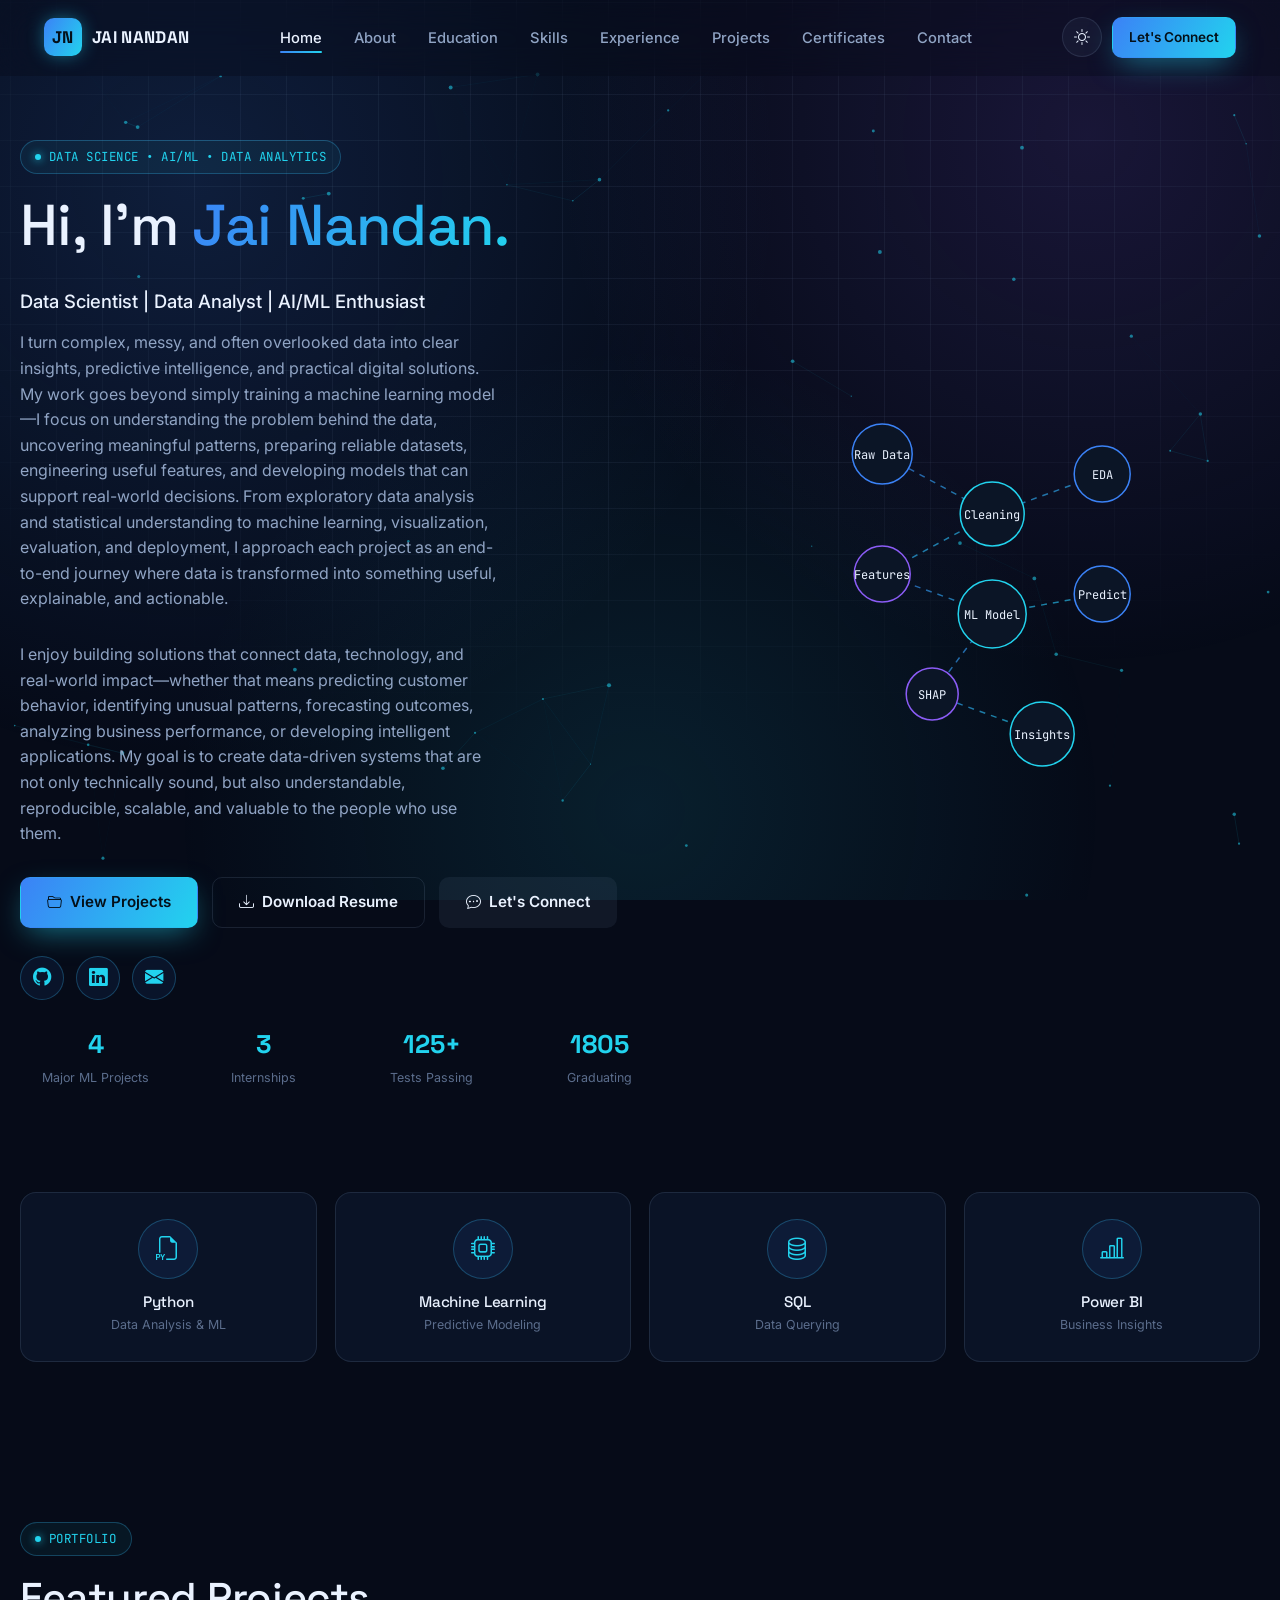
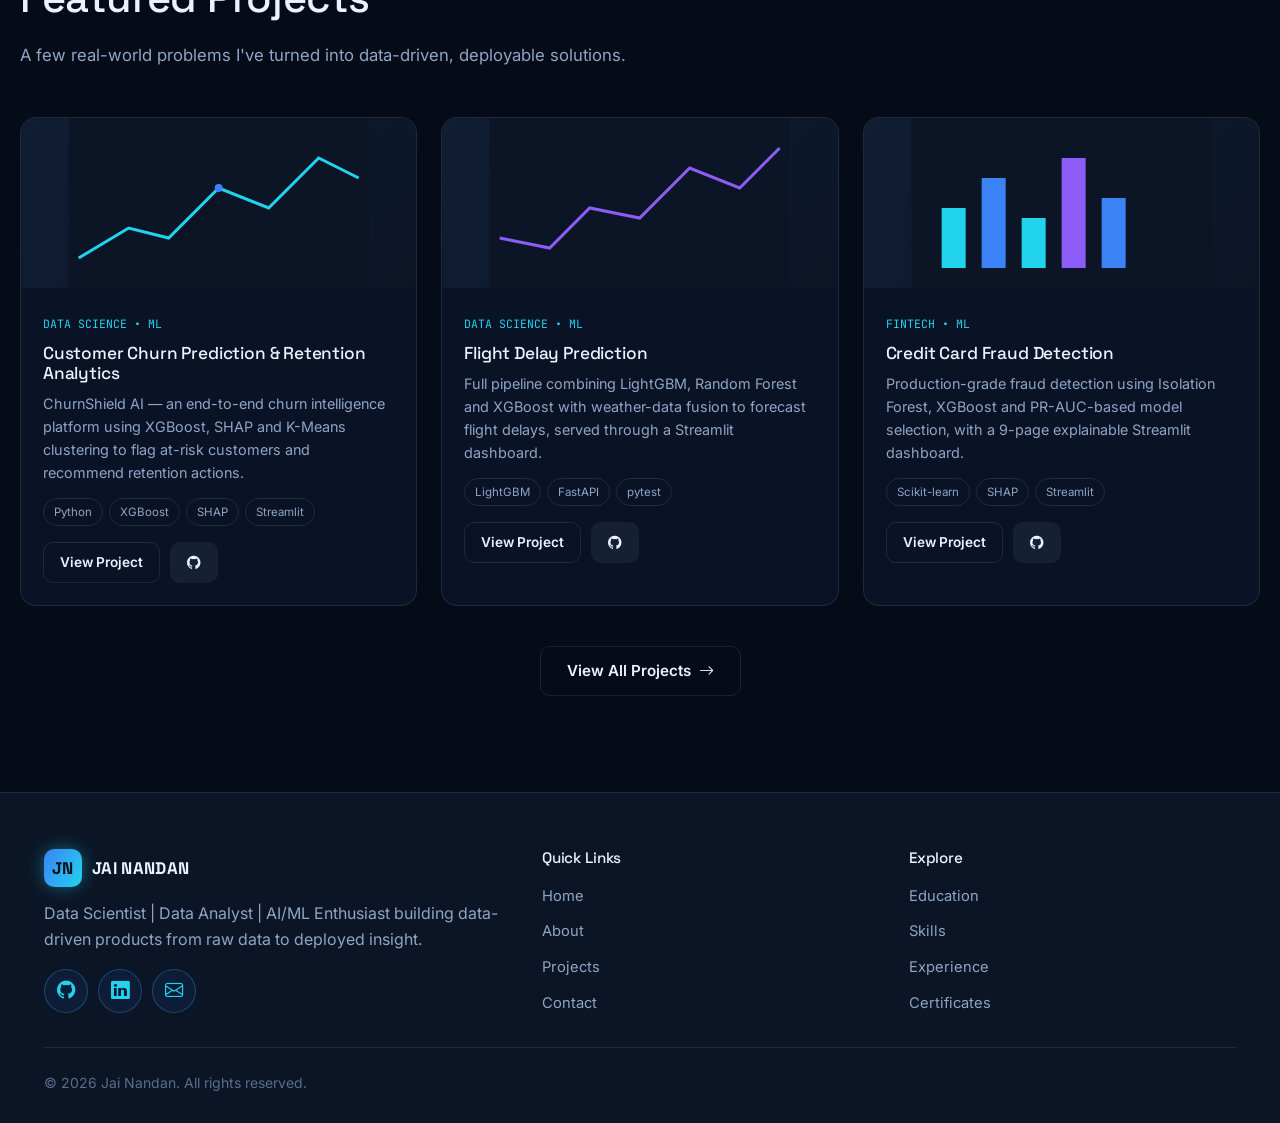
<file: index.html>
<!DOCTYPE html>
<html lang="en">
<head>
<meta charset="UTF-8">
<meta name="viewport" content="width=device-width, initial-scale=1.0">
<title>Jai Nandan | Data Scientist &amp; AI/ML Enthusiast</title>
<meta name="description" content="Jai Nandan — Data Scientist, Data Analyst and AI/ML Enthusiast building data-driven products from raw data to deployed insight.">
<meta property="og:title" content="Jai Nandan | Data Scientist & AI/ML Enthusiast">
<meta property="og:description" content="Portfolio of Jai Nandan — machine learning, data analytics and AI projects.">
<meta property="og:type" content="website">
<link rel="icon" href="data:image/svg+xml,%3Csvg xmlns='http://www.w3.org/2000/svg' viewBox='0 0 100 100'%3E%3Crect width='100' height='100' rx='20' fill='%2306b6d4'/%3E%3Ctext x='50' y='68' font-size='55' text-anchor='middle' fill='%23041019' font-family='Arial' font-weight='bold'%3EJ%3C/text%3E%3C/svg%3E">
<link rel="preconnect" href="https://fonts.googleapis.com">
<link href="https://fonts.googleapis.com/css2?family=Space+Grotesk:wght@500;600;700&family=Inter:wght@400;500;600;700&family=JetBrains+Mono:wght@400;500&display=swap" rel="stylesheet">
<link rel="stylesheet" href="https://cdn.jsdelivr.net/npm/bootstrap@5.3.3/dist/css/bootstrap.min.css">
<link rel="stylesheet" href="https://cdn.jsdelivr.net/npm/bootstrap-icons@1.11.3/font/bootstrap-icons.css">
<link rel="stylesheet" href="css/style.css">
<link rel="stylesheet" href="css/animations.css">
<link rel="stylesheet" href="css/responsive.css">
</head>
<body>

<div class="loader"><div class="loader-ring"></div></div>
<div class="bg-fx"><canvas id="particle-canvas"></canvas></div>

<header class="site-header">
  <div class="container nav-wrap">
    <a href="index.html" class="brand"><span class="brand-mark">JN</span><span class="brand-text">JAI&nbsp;NANDAN</span></a>
    <ul class="nav-links">
      <li><a href="index.html">Home</a></li>
      <li><a href="about.html">About</a></li>
      <li><a href="education.html">Education</a></li>
      <li><a href="skills.html">Skills</a></li>
      <li><a href="experience.html">Experience</a></li>
      <li><a href="projects.html">Projects</a></li>
      <li><a href="certificates.html">Certificates</a></li>
      <li><a href="contact.html">Contact</a></li>
    </ul>
    <div class="nav-actions">
      <button class="theme-toggle" aria-label="Toggle theme"><i class="bi bi-sun"></i></button>
      <a href="contact.html" class="btn btn-primary btn-sm">Let's Connect</a>
      <button class="nav-toggle" aria-label="Open menu" aria-expanded="false"><i class="bi bi-list"></i></button>
    </div>
  </div>
</header>

<main>
  <section class="hero container">
    <div class="hero-grid">
      <div>
        <span class="eyebrow" data-reveal><span class="dot"></span>DATA SCIENCE • AI/ML • DATA ANALYTICS</span>
        <h1 data-reveal>Hi, I'm <span class="accent">Jai Nandan.</span></h1>
        <p class="hero-sub" data-reveal>Data Scientist | Data Analyst | AI/ML Enthusiast</p>
        <p class="hero-desc" data-reveal>I turn complex, messy, and often overlooked data into clear insights, predictive intelligence, and practical digital solutions. My work goes beyond simply training a machine learning model—I focus on understanding the problem behind the data, uncovering meaningful patterns, preparing reliable datasets, engineering useful features, and developing models that can support real-world decisions. From exploratory data analysis and statistical understanding to machine learning, visualization, evaluation, and deployment, I approach each project as an end-to-end journey where data is transformed into something useful, explainable, and actionable.</p>
        <p class="hero-desc" data-reveal>I enjoy building solutions that connect data, technology, and real-world impact—whether that means predicting customer behavior, identifying unusual patterns, forecasting outcomes, analyzing business performance, or developing intelligent applications. My goal is to create data-driven systems that are not only technically sound, but also understandable, reproducible, scalable, and valuable to the people who use them.</p>
        <div class="hero-actions" data-reveal>
          <a href="projects.html" class="btn btn-primary"><i class="bi bi-folder2-open"></i> View Projects</a>
          <a href="assets/certificates/Resume.pdf" class="btn btn-outline" download><i class="bi bi-download"></i> Download Resume</a>
          <a href="contact.html" class="btn btn-ghost"><i class="bi bi-chat-dots"></i> Let's Connect</a>
        </div>
        <div class="hero-social" data-reveal>
          <a href="https://github.com/jai-nandan" target="_blank" rel="noopener" class="icon-chip round" aria-label="GitHub"><i class="bi bi-github"></i></a>
          <a href="https://www.linkedin.com/in/jai-nandan-99054a301/" target="_blank" rel="noopener" class="icon-chip round" aria-label="LinkedIn"><i class="bi bi-linkedin"></i></a>
          <a href="mailto:your-jainandan2409@gmail.com" class="icon-chip round" aria-label="Email"><i class="bi bi-envelope-fill"></i></a>
        </div>
        <div class="stat-strip" data-reveal="scale">
          <div class="stat-card"><div class="stat-num" data-count-to="5">0</div><div class="stat-label">Major ML Projects</div></div>
          <div class="stat-card"><div class="stat-num" data-count-to="3">0</div><div class="stat-label">Internships</div></div>
          <div class="stat-card"><div class="stat-num" data-count-to="140" data-suffix="+">0</div><div class="stat-label">Tests Passing</div></div>
          <div class="stat-card"><div class="stat-num" data-count-to="2027">0</div><div class="stat-label">Graduating</div></div>
        </div>
      </div>

      <div class="hero-visual" data-reveal="right">
        <svg viewBox="0 0 420 440" xmlns="http://www.w3.org/2000/svg" style="width:100%;height:100%;">
          <defs>
            <linearGradient id="lineGrad" x1="0" y1="0" x2="1" y2="1">
              <stop offset="0%" stop-color="#3b82f6"/><stop offset="100%" stop-color="#22d3ee"/>
            </linearGradient>
          </defs>
          <g stroke="url(#lineGrad)" stroke-width="1.5" fill="none" opacity="0.65">
            <path d="M100,60 L210,120 L100,180" stroke-dasharray="6 6"><animate attributeName="stroke-dashoffset" from="0" to="-200" dur="6s" repeatCount="indefinite"/></path>
            <path d="M210,120 L320,80" stroke-dasharray="6 6"><animate attributeName="stroke-dashoffset" from="0" to="-200" dur="5s" repeatCount="indefinite"/></path>
            <path d="M210,120 L210,220" stroke-dasharray="6 6"><animate attributeName="stroke-dashoffset" from="0" to="-200" dur="4s" repeatCount="indefinite"/></path>
            <path d="M100,180 L210,220 L320,200" stroke-dasharray="6 6"><animate attributeName="stroke-dashoffset" from="0" to="-200" dur="7s" repeatCount="indefinite"/></path>
            <path d="M210,220 L150,300 L260,340" stroke-dasharray="6 6"><animate attributeName="stroke-dashoffset" from="0" to="-200" dur="6s" repeatCount="indefinite"/></path>
          </g>
          <g font-family="JetBrains Mono, monospace" font-size="12" fill="#eaf2ff">
            <g class="float-el"><circle cx="100" cy="60" r="30" fill="#0b1526" stroke="#3b82f6" stroke-width="1.5" class="node-pulse"/><text x="100" y="65" text-anchor="middle">Raw Data</text></g>
            <g class="float-el delay-1"><circle cx="210" cy="120" r="32" fill="#0b1526" stroke="#22d3ee" stroke-width="1.5" class="node-pulse"/><text x="210" y="125" text-anchor="middle">Cleaning</text></g>
            <g class="float-el delay-2"><circle cx="320" cy="80" r="28" fill="#0b1526" stroke="#3b82f6" stroke-width="1.5" class="node-pulse"/><text x="320" y="85" text-anchor="middle">EDA</text></g>
            <g class="float-el"><circle cx="100" cy="180" r="28" fill="#0b1526" stroke="#8b5cf6" stroke-width="1.5" class="node-pulse"/><text x="100" y="185" text-anchor="middle">Features</text></g>
            <g class="float-el delay-1"><circle cx="210" cy="220" r="34" fill="#0b1526" stroke="#22d3ee" stroke-width="1.5" class="node-pulse"/><text x="210" y="225" text-anchor="middle">ML Model</text></g>
            <g class="float-el delay-2"><circle cx="320" cy="200" r="28" fill="#0b1526" stroke="#3b82f6" stroke-width="1.5" class="node-pulse"/><text x="320" y="205" text-anchor="middle">Predict</text></g>
            <g class="float-el"><circle cx="150" cy="300" r="26" fill="#0b1526" stroke="#8b5cf6" stroke-width="1.5" class="node-pulse"/><text x="150" y="305" text-anchor="middle">SHAP</text></g>
            <g class="float-el delay-1"><circle cx="260" cy="340" r="32" fill="#0b1526" stroke="#22d3ee" stroke-width="1.5" class="node-pulse"/><text x="260" y="345" text-anchor="middle">Insights</text></g>
          </g>
        </svg>
      </div>
    </div>
  </section>

  <section class="section-tight container">
    <div class="tech-grid">
      <div class="card tech-card" data-reveal="scale"><div class="icon-chip icon-chip-lg round"><i class="bi bi-filetype-py"></i></div><h4>Python</h4><span>Data Analysis &amp; ML</span></div>
      <div class="card tech-card" data-reveal="scale"><div class="icon-chip icon-chip-lg round"><i class="bi bi-cpu"></i></div><h4>Machine Learning</h4><span>Predictive Modeling</span></div>
      <div class="card tech-card" data-reveal="scale"><div class="icon-chip icon-chip-lg round"><i class="bi bi-database"></i></div><h4>SQL</h4><span>Data Querying</span></div>
      <div class="card tech-card" data-reveal="scale"><div class="icon-chip icon-chip-lg round"><i class="bi bi-bar-chart-line"></i></div><h4>Power BI</h4><span>Business Insights</span></div>
    </div>
  </section>

  <section class="section container">
    <div class="section-head" data-reveal>
      <span class="eyebrow"><span class="dot"></span>PORTFOLIO</span>
      <h2>Featured Projects</h2>
      <p>A few real-world problems I've turned into data-driven, deployable solutions.</p>
    </div>
    <div class="project-grid">
      <article class="card project-card" data-reveal>
        <div class="project-thumb"><svg viewBox="0 0 300 170" xmlns="http://www.w3.org/2000/svg"><rect width="300" height="170" fill="#0b1526"/><polyline points="10,140 60,110 100,120 150,70 200,90 250,40 290,60" fill="none" stroke="#22d3ee" stroke-width="3"/><circle cx="150" cy="70" r="4" fill="#3b82f6"/></svg></div>
        <div class="project-body">
          <span class="project-tag">DATA SCIENCE • ML</span>
          <h3>Customer Churn Prediction &amp; Retention Analytics</h3>
          <p>ChurnShield AI — an end-to-end churn intelligence platform using XGBoost, SHAP and K-Means clustering to flag at-risk customers and recommend retention actions.</p>
          <div class="project-tech"><span class="tech-tag">Python</span><span class="tech-tag">XGBoost</span><span class="tech-tag">SHAP</span><span class="tech-tag">Streamlit</span></div>
          <div class="project-links">
            <a href="project-details.html#churn" class="btn btn-outline btn-sm">View Project</a>
            <a href="https://github.com/jai-nandan/churun_prediction" target="_blank" rel="noopener" class="btn btn-ghost btn-sm"><i class="bi bi-github"></i></a>
          </div>
        </div>
      </article>

      <article class="card project-card" data-reveal style="--d:0.08s">
        <div class="project-thumb"><svg viewBox="0 0 300 170" xmlns="http://www.w3.org/2000/svg"><rect width="300" height="170" fill="#0b1526"/><polyline points="10,120 60,130 100,90 150,100 200,50 250,70 290,30" fill="none" stroke="#8b5cf6" stroke-width="3"/></svg></div>
        <div class="project-body">
          <span class="project-tag">DATA SCIENCE • ML</span>
          <h3>Flight Delay Prediction</h3>
          <p>Full pipeline combining LightGBM, Random Forest and XGBoost with weather-data fusion to forecast flight delays, served through a Streamlit dashboard.</p>
          <div class="project-tech"><span class="tech-tag">LightGBM</span><span class="tech-tag">FastAPI</span><span class="tech-tag">pytest</span></div>
          <div class="project-links">
            <a href="project-details.html#flight" class="btn btn-outline btn-sm">View Project</a>
            <a href="https://github.com/jai-nandan/Flight_delay_projectn" target="_blank" rel="noopener" class="btn btn-ghost btn-sm"><i class="bi bi-github"></i></a>
          </div>
        </div>
      </article>

      <article class="card project-card" data-reveal style="--d:0.16s">
        <div class="project-thumb"><svg viewBox="0 0 300 170" xmlns="http://www.w3.org/2000/svg"><rect width="300" height="170" fill="#0b1526"/><rect x="30" y="90" width="24" height="60" fill="#22d3ee"/><rect x="70" y="60" width="24" height="90" fill="#3b82f6"/><rect x="110" y="100" width="24" height="50" fill="#22d3ee"/><rect x="150" y="40" width="24" height="110" fill="#8b5cf6"/><rect x="190" y="80" width="24" height="70" fill="#3b82f6"/></svg></div>
        <div class="project-body">
          <span class="project-tag">FINTECH • ML</span>
          <h3>Credit Card Fraud Detection</h3>
          <p>Production-grade fraud detection using Isolation Forest, XGBoost and PR-AUC-based model selection, with a 9-page explainable Streamlit dashboard.</p>
          <div class="project-tech"><span class="tech-tag">Scikit-learn</span><span class="tech-tag">SHAP</span><span class="tech-tag">Streamlit</span></div>
          <div class="project-links">
            <a href="project-details.html#fraud" class="btn btn-outline btn-sm">View Project</a>
            <a href="https://github.com/jai-nandan/Credit_Card_faurd_Detection" target="_blank" rel="noopener" class="btn btn-ghost btn-sm"><i class="bi bi-github"></i></a>
          </div>
        </div>
      </article>
    </div>
    <div class="section-foot" data-reveal>
      <a href="projects.html" class="btn btn-outline">View All Projects <i class="bi bi-arrow-right"></i></a>
    </div>
  </section>
</main>

<footer class="site-footer">
  <div class="container">
    <div class="footer-grid">
      <div>
        <div class="brand" style="margin-bottom:14px;"><span class="brand-mark">JN</span><span class="brand-text">JAI&nbsp;NANDAN</span></div>
        <p>Data Scientist | Data Analyst | AI/ML Enthusiast building data-driven products from raw data to deployed insight.</p>
        <div class="footer-social">
          <a href="https://github.com/jai-nandan" target="_blank" rel="noopener" class="icon-chip round" aria-label="GitHub"><i class="bi bi-github"></i></a>
          <a href="https://www.linkedin.com/in/jai-nandan-99054a301/" target="_blank" rel="noopener" class="icon-chip round" aria-label="LinkedIn"><i class="bi bi-linkedin"></i></a>
          <a href="mailto:jainandan2409@gmail.com" class="icon-chip round" aria-label="Email"><i class="bi bi-envelope"></i></a>
        </div>
      </div>
      <div>
        <h4>Quick Links</h4>
        <ul class="footer-links">
          <li><a href="index.html">Home</a></li>
          <li><a href="about.html">About</a></li>
          <li><a href="projects.html">Projects</a></li>
          <li><a href="contact.html">Contact</a></li>
        </ul>
      </div>
      <div>
        <h4>Explore</h4>
        <ul class="footer-links">
          <li><a href="education.html">Education</a></li>
          <li><a href="skills.html">Skills</a></li>
          <li><a href="experience.html">Experience</a></li>
          <li><a href="certificates.html">Certificates</a></li>
        </ul>
      </div>
    </div>
    <div class="footer-bottom">
      <small>&copy; <span class="current-year"></span> Jai Nandan. All rights reserved.</small>
    </div>
  </div>
</footer>
<button class="back-to-top" aria-label="Back to top"><i class="bi bi-arrow-up"></i></button>

<script src="js/main.js"></script>
<script src="js/animations.js"></script>
</body>
</html>
</file>
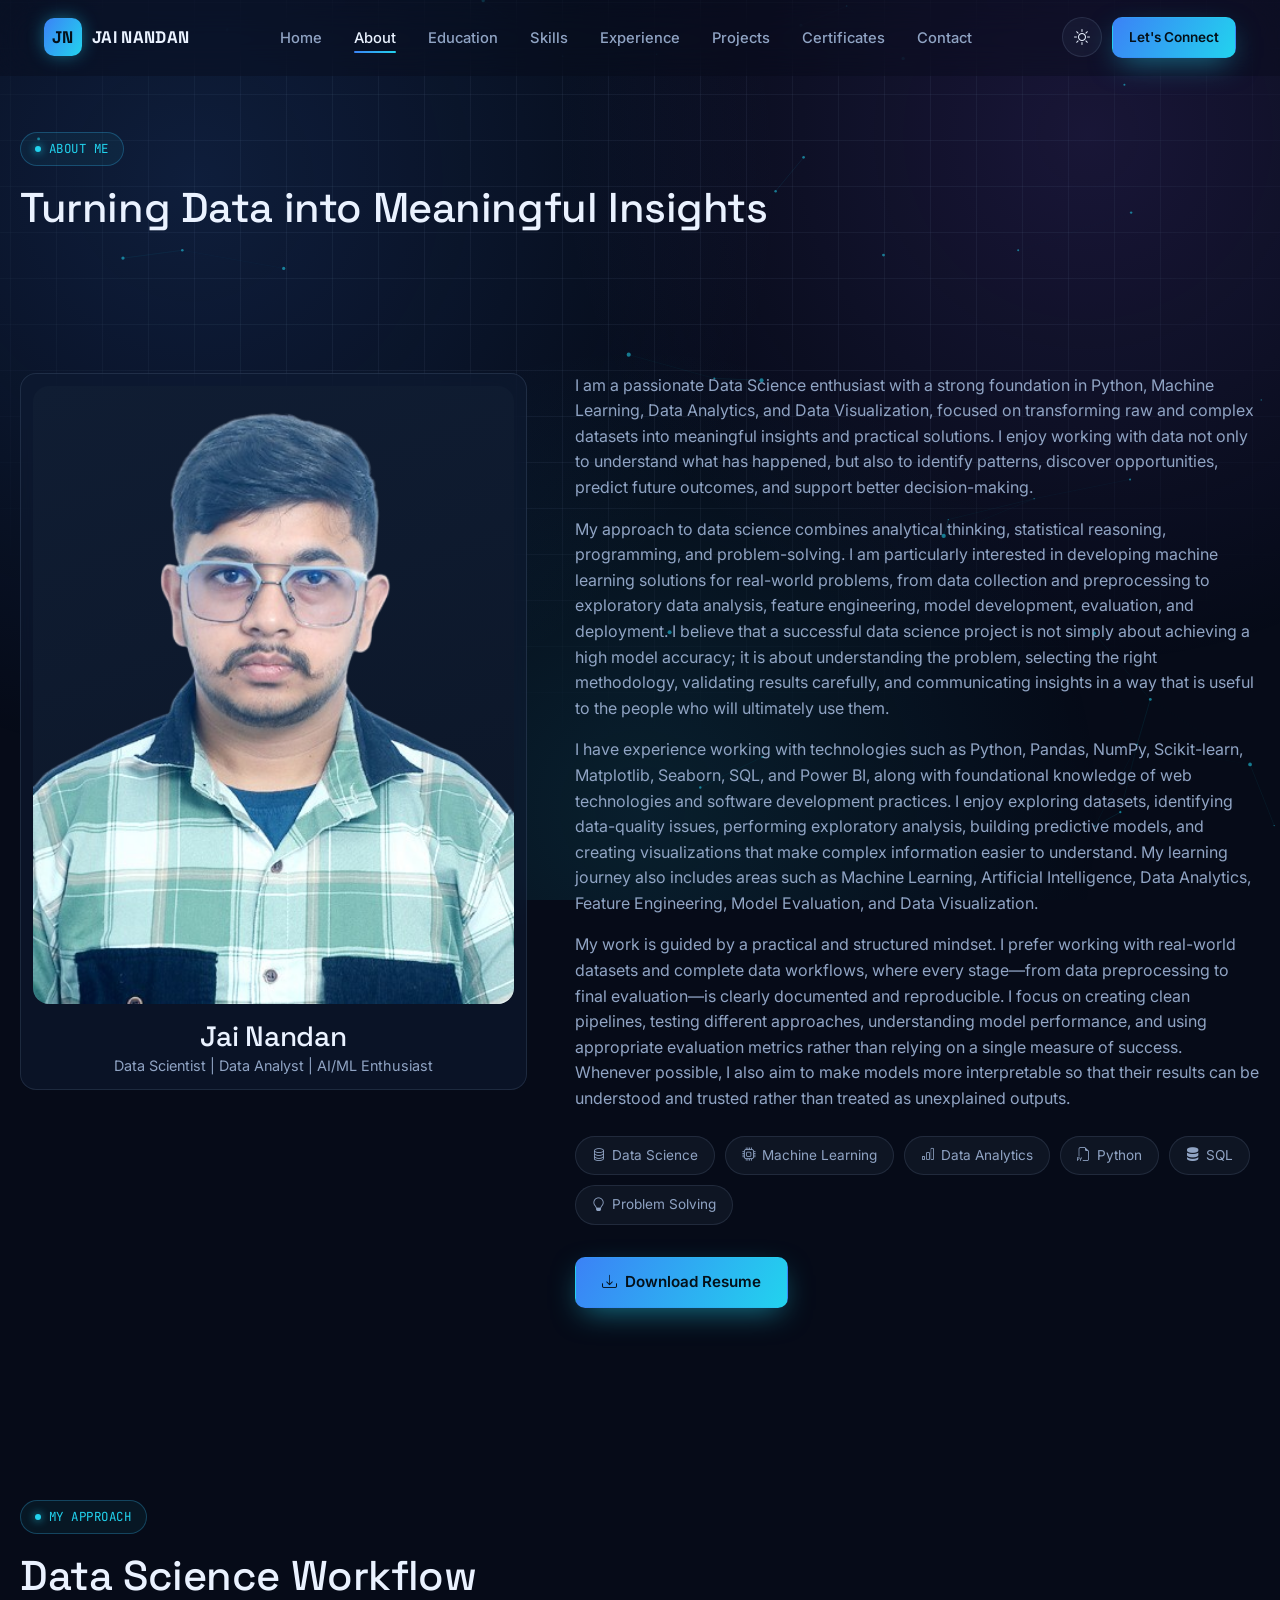
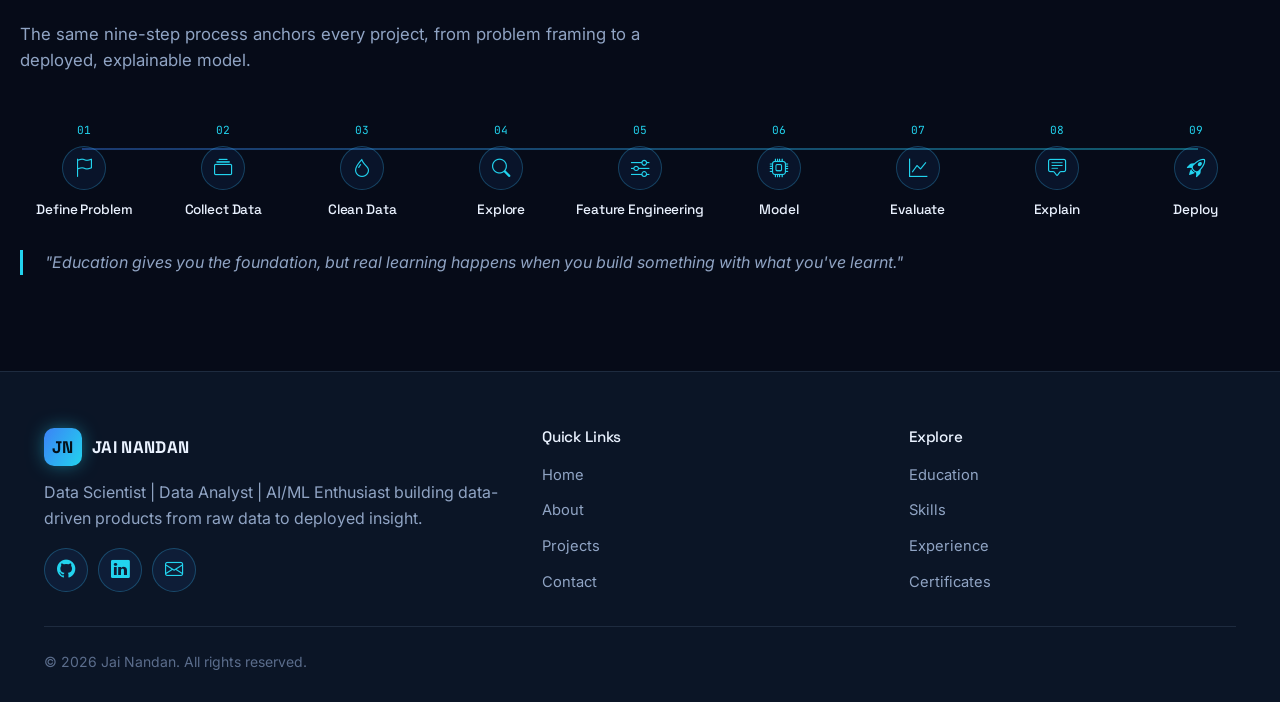
<file: about.html>
<!DOCTYPE html>
<html lang="en">
<head>
<meta charset="UTF-8">
<meta name="viewport" content="width=device-width, initial-scale=1.0">
<title>About | Jai Nandan</title>
<meta name="description" content="About Jai Nandan — Data Scientist and AI/ML enthusiast, and the data science workflow he follows on every project.">
<meta property="og:title" content="About | Jai Nandan">
<meta property="og:description" content="Turning data into meaningful insights — about Jai Nandan.">
<meta property="og:type" content="website">
<link rel="icon" href="data:image/svg+xml,%3Csvg xmlns='http://www.w3.org/2000/svg' viewBox='0 0 100 100'%3E%3Crect width='100' height='100' rx='20' fill='%2306b6d4'/%3E%3Ctext x='50' y='68' font-size='55' text-anchor='middle' fill='%23041019' font-family='Arial' font-weight='bold'%3EJ%3C/text%3E%3C/svg%3E">
<link rel="preconnect" href="https://fonts.googleapis.com">
<link href="https://fonts.googleapis.com/css2?family=Space+Grotesk:wght@500;600;700&family=Inter:wght@400;500;600;700&family=JetBrains+Mono:wght@400;500&display=swap" rel="stylesheet">
<link rel="stylesheet" href="https://cdn.jsdelivr.net/npm/bootstrap@5.3.3/dist/css/bootstrap.min.css">
<link rel="stylesheet" href="https://cdn.jsdelivr.net/npm/bootstrap-icons@1.11.3/font/bootstrap-icons.css">
<link rel="stylesheet" href="css/style.css">
<link rel="stylesheet" href="css/animations.css">
<link rel="stylesheet" href="css/responsive.css">
</head>
<body>

<div class="loader"><div class="loader-ring"></div></div>
<div class="bg-fx"><canvas id="particle-canvas"></canvas></div>

<header class="site-header">
  <div class="container nav-wrap">
    <a href="index.html" class="brand"><span class="brand-mark">JN</span><span class="brand-text">JAI&nbsp;NANDAN</span></a>
    <ul class="nav-links">
      <li><a href="index.html">Home</a></li>
      <li><a href="about.html">About</a></li>
      <li><a href="education.html">Education</a></li>
      <li><a href="skills.html">Skills</a></li>
      <li><a href="experience.html">Experience</a></li>
      <li><a href="projects.html">Projects</a></li>
      <li><a href="certificates.html">Certificates</a></li>
      <li><a href="contact.html">Contact</a></li>
    </ul>
    <div class="nav-actions">
      <button class="theme-toggle" aria-label="Toggle theme"><i class="bi bi-sun"></i></button>
      <a href="contact.html" class="btn btn-primary btn-sm">Let's Connect</a>
      <button class="nav-toggle" aria-label="Open menu" aria-expanded="false"><i class="bi bi-list"></i></button>
    </div>
  </div>
</header>

<main>
  <section class="page-hero container">
    <span class="eyebrow" data-reveal><span class="dot"></span>ABOUT ME</span>
    <h1 data-reveal>Turning Data into Meaningful <span class="accent">Insights</span></h1>
  </section>

  <section class="section container">
    <div class="about-layout">
      <div class="card profile-card" data-reveal="left">
  <div class="profile-photo">
    <img src="assets/images/Jai Nandan.png" alt="Jai Nandan">
  </div>

  <h3 style="margin-bottom:2px;">Jai Nandan</h3>

  <p style="font-size:0.9rem;margin:0;">
    Data Scientist | Data Analyst | AI/ML Enthusiast
  </p>
</div>

      <div data-reveal="right">
        <p>I am a passionate Data Science enthusiast with a strong foundation in Python, Machine Learning, Data Analytics, and Data Visualization, focused on transforming raw and complex datasets into meaningful insights and practical solutions. I enjoy working with data not only to understand what has happened, but also to identify patterns, discover opportunities, predict future outcomes, and support better decision-making.</p>
        <p>My approach to data science combines analytical thinking, statistical reasoning, programming, and problem-solving. I am particularly interested in developing machine learning solutions for real-world problems, from data collection and preprocessing to exploratory data analysis, feature engineering, model development, evaluation, and deployment. I believe that a successful data science project is not simply about achieving a high model accuracy; it is about understanding the problem, selecting the right methodology, validating results carefully, and communicating insights in a way that is useful to the people who will ultimately use them.</p>
        <p> I have experience working with technologies such as Python, Pandas, NumPy, Scikit-learn, Matplotlib, Seaborn, SQL, and Power BI, along with foundational knowledge of web technologies and software development practices. I enjoy exploring datasets, identifying data-quality issues, performing exploratory analysis, building predictive models, and creating visualizations that make complex information easier to understand. My learning journey also includes areas such as Machine Learning, Artificial Intelligence, Data Analytics, Feature Engineering, Model Evaluation, and Data Visualization.</p>
        <p>My work is guided by a practical and structured mindset. I prefer working with real-world datasets and complete data workflows, where every stage—from data preprocessing to final evaluation—is clearly documented and reproducible. I focus on creating clean pipelines, testing different approaches, understanding model performance, and using appropriate evaluation metrics rather than relying on a single measure of success. Whenever possible, I also aim to make models more interpretable so that their results can be understood and trusted rather than treated as unexplained outputs.</p>
        

        <div class="badge-row">
          <span class="pill"><i class="bi bi-database"></i> Data Science</span>
          <span class="pill"><i class="bi bi-cpu"></i> Machine Learning</span>
          <span class="pill"><i class="bi bi-bar-chart"></i> Data Analytics</span>
          <span class="pill"><i class="bi bi-filetype-py"></i> Python</span>
          <span class="pill"><i class="bi bi-server"></i> SQL</span>
          <span class="pill"><i class="bi bi-lightbulb"></i> Problem Solving</span>
        </div>

        <a href="assets/certificates/Resume.pdf" class="btn btn-primary" download><i class="bi bi-download"></i> Download Resume</a>
      </div>
    </div>
  </section>

  <section class="section container">
    <div class="section-head" data-reveal>
      <span class="eyebrow"><span class="dot"></span>MY APPROACH</span>
      <h2>Data Science Workflow</h2>
      <p>The same nine-step process anchors every project, from problem framing to a deployed, explainable model.</p>
    </div>

    <div class="timeline">
      <div class="timeline-track">
        <div class="timeline-step" data-reveal="scale"><span class="step-no">01</span><div class="icon-chip round"><i class="bi bi-flag"></i></div><h4>Define Problem</h4></div>
        <div class="timeline-step" data-reveal="scale" style="--d:0.05s"><span class="step-no">02</span><div class="icon-chip round"><i class="bi bi-collection"></i></div><h4>Collect Data</h4></div>
        <div class="timeline-step" data-reveal="scale" style="--d:0.1s"><span class="step-no">03</span><div class="icon-chip round"><i class="bi bi-droplet"></i></div><h4>Clean Data</h4></div>
        <div class="timeline-step" data-reveal="scale" style="--d:0.15s"><span class="step-no">04</span><div class="icon-chip round"><i class="bi bi-search"></i></div><h4>Explore</h4></div>
        <div class="timeline-step" data-reveal="scale" style="--d:0.2s"><span class="step-no">05</span><div class="icon-chip round"><i class="bi bi-sliders"></i></div><h4>Feature Engineering</h4></div>
        <div class="timeline-step" data-reveal="scale" style="--d:0.25s"><span class="step-no">06</span><div class="icon-chip round"><i class="bi bi-cpu"></i></div><h4>Model</h4></div>
        <div class="timeline-step" data-reveal="scale" style="--d:0.3s"><span class="step-no">07</span><div class="icon-chip round"><i class="bi bi-graph-up"></i></div><h4>Evaluate</h4></div>
        <div class="timeline-step" data-reveal="scale" style="--d:0.35s"><span class="step-no">08</span><div class="icon-chip round"><i class="bi bi-chat-square-text"></i></div><h4>Explain</h4></div>
        <div class="timeline-step" data-reveal="scale" style="--d:0.4s"><span class="step-no">09</span><div class="icon-chip round"><i class="bi bi-rocket-takeoff"></i></div><h4>Deploy</h4></div>
      </div>
    </div>

    <div class="quote-card" data-reveal>"Education gives you the foundation, but real learning happens when you build something with what you've learnt."</div>
  </section>
</main>

<footer class="site-footer">
  <div class="container">
    <div class="footer-grid">
      <div>
        <div class="brand" style="margin-bottom:14px;"><span class="brand-mark">JN</span><span class="brand-text">JAI&nbsp;NANDAN</span></div>
        <p>Data Scientist | Data Analyst | AI/ML Enthusiast building data-driven products from raw data to deployed insight.</p>
        <div class="footer-social">
          <a href="https://github.com/jai-nandan" target="_blank" rel="noopener" class="icon-chip round" aria-label="GitHub"><i class="bi bi-github"></i></a>
          <a href="https://www.linkedin.com/in/jai-nandan-99054a301/" target="_blank" rel="noopener" class="icon-chip round" aria-label="LinkedIn"><i class="bi bi-linkedin"></i></a>
          <a href="mailto:jainandan2409@gmail.com" class="icon-chip round" aria-label="Email"><i class="bi bi-envelope"></i></a>
        </div>
      </div>
      <div>
        <h4>Quick Links</h4>
        <ul class="footer-links">
          <li><a href="index.html">Home</a></li>
          <li><a href="about.html">About</a></li>
          <li><a href="projects.html">Projects</a></li>
          <li><a href="contact.html">Contact</a></li>
        </ul>
      </div>
      <div>
        <h4>Explore</h4>
        <ul class="footer-links">
          <li><a href="education.html">Education</a></li>
          <li><a href="skills.html">Skills</a></li>
          <li><a href="experience.html">Experience</a></li>
          <li><a href="certificates.html">Certificates</a></li>
        </ul>
      </div>
    </div>
    <div class="footer-bottom">
      <small>&copy; <span class="current-year"></span> Jai Nandan. All rights reserved.</small>
     
  </div>
</footer>
<button class="back-to-top" aria-label="Back to top"><i class="bi bi-arrow-up"></i></button>

<script src="js/main.js"></script>
<script src="js/animations.js"></script>
</body>
</html>
</file>
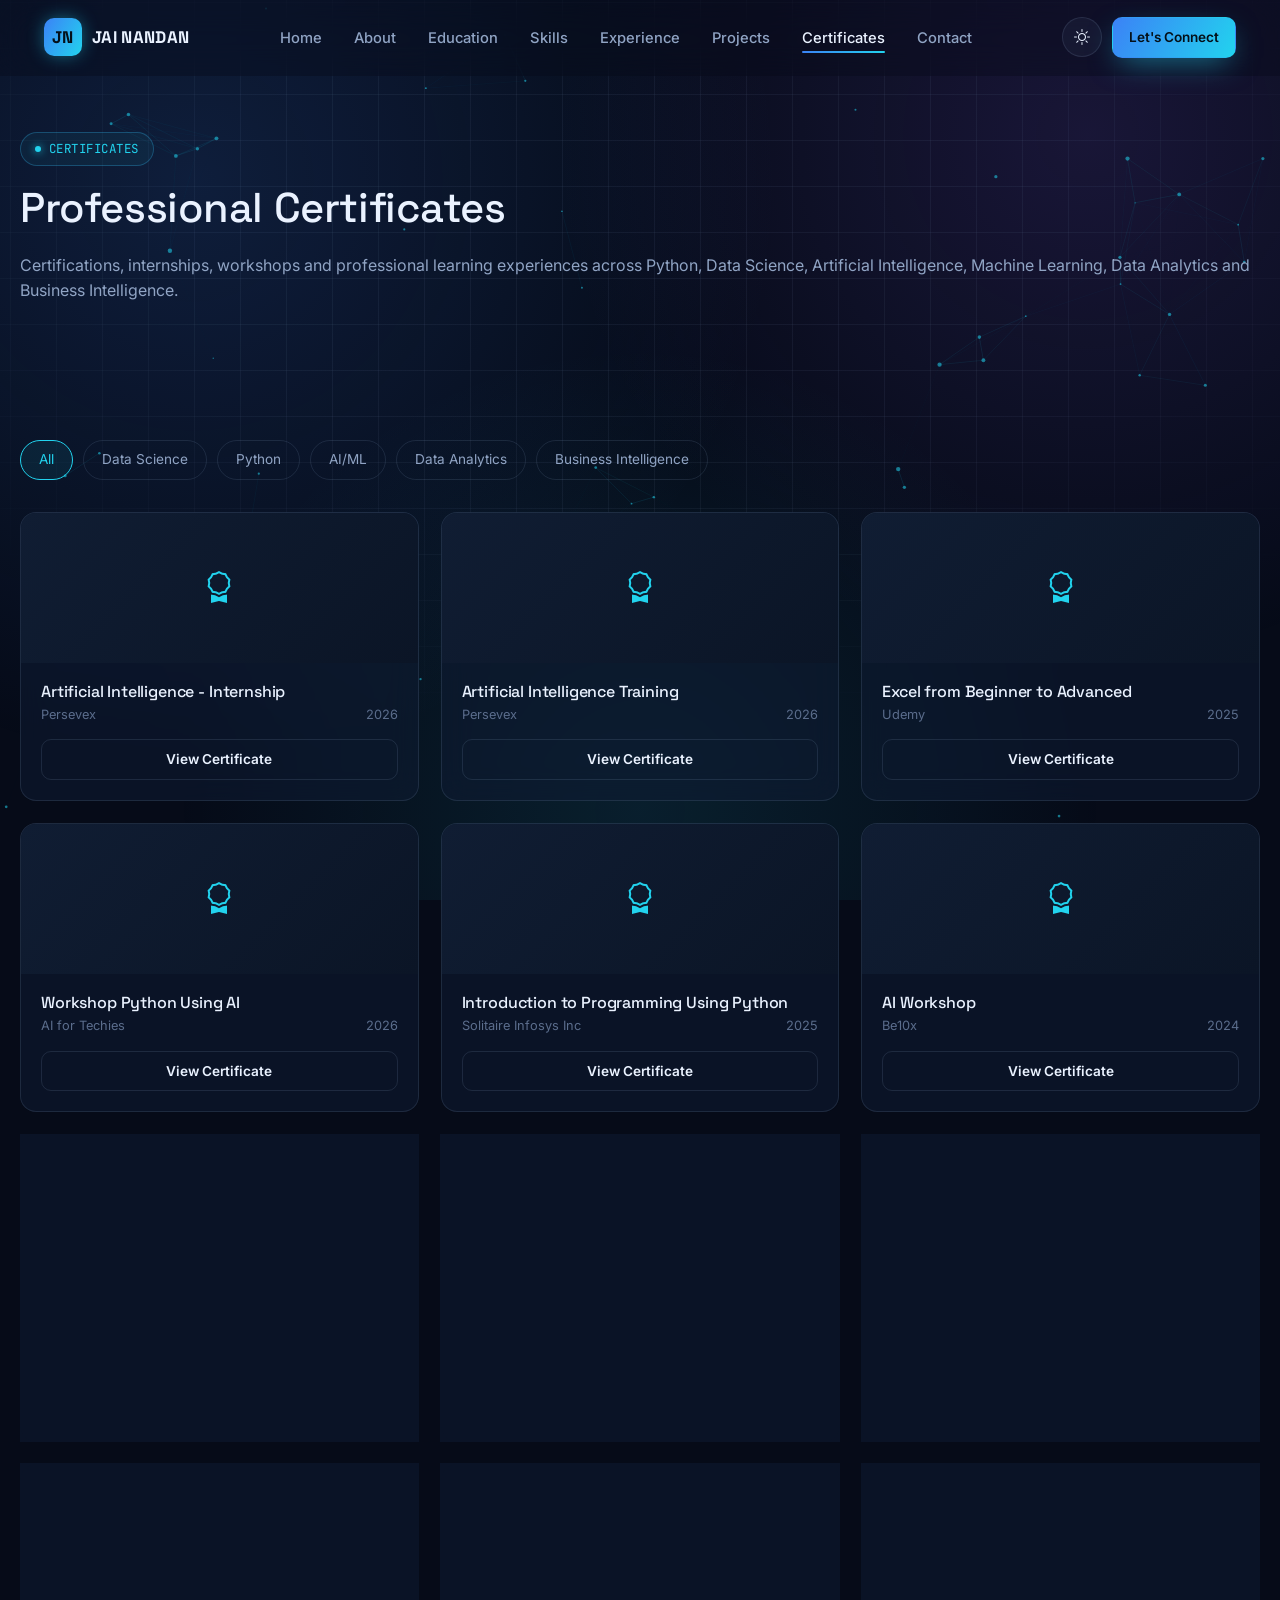
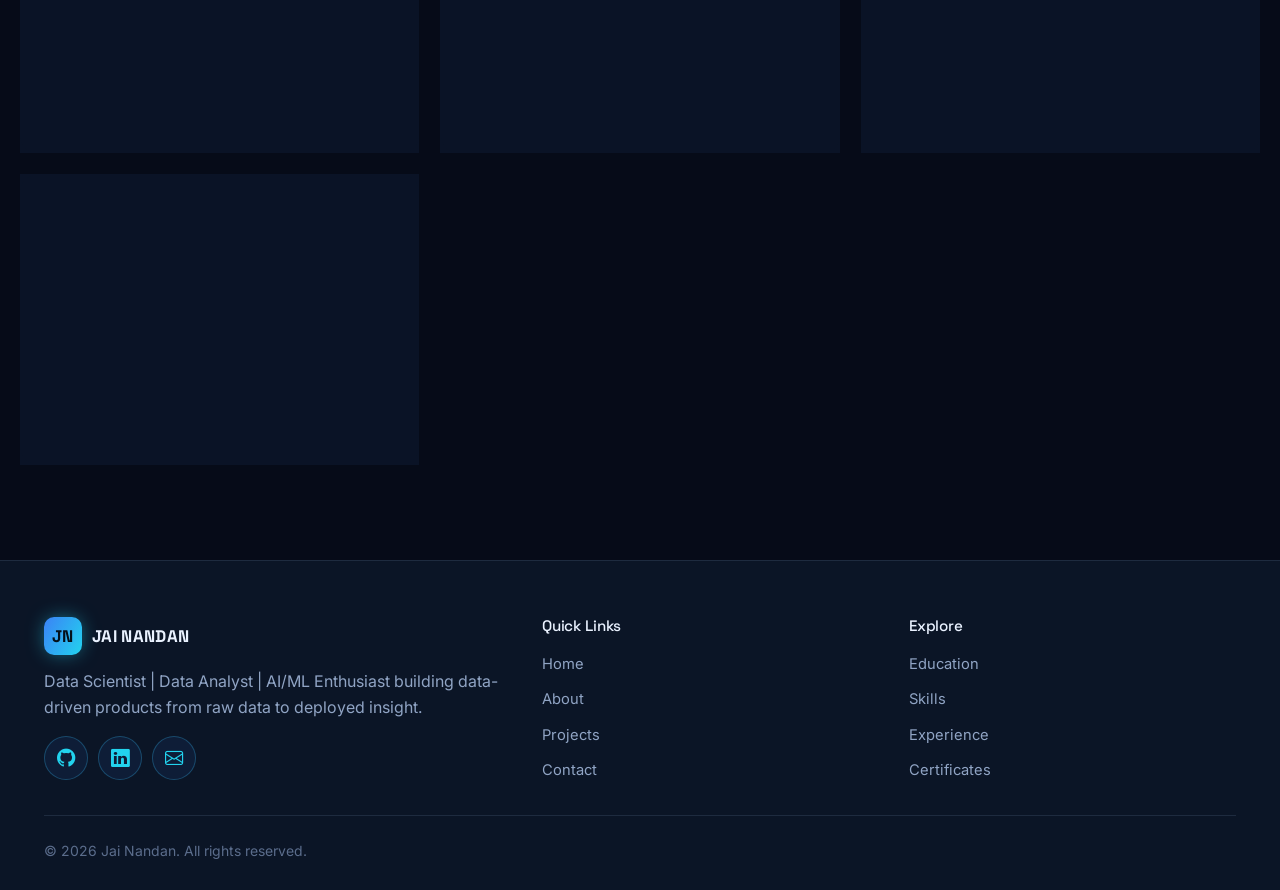
<file: certificates.html>
<!DOCTYPE html>
<html lang="en">
<head>
<meta charset="UTF-8">
<meta name="viewport" content="width=device-width, initial-scale=1.0">

<title>Certificates | Jai Nandan</title>

<meta name="description" content="Professional certifications earned by Jai Nandan in Data Science, Python, Artificial Intelligence, Machine Learning, Data Analytics and Business Intelligence.">

<meta property="og:title" content="Certificates | Jai Nandan">
<meta property="og:description" content="Professional certifications and workshops completed by Jai Nandan.">
<meta property="og:type" content="website">

<link rel="icon" href="data:image/svg+xml,%3Csvg xmlns='http://www.w3.org/2000/svg' viewBox='0 0 100 100'%3E%3Crect width='100' height='100' rx='20' fill='%2306b6d4'/%3E%3Ctext x='50' y='68' font-size='55' text-anchor='middle' fill='%23041019' font-family='Arial' font-weight='bold'%3EJ%3C/text%3E%3C/svg%3E">

<link rel="preconnect" href="https://fonts.googleapis.com">
<link href="https://fonts.googleapis.com/css2?family=Space+Grotesk:wght@500;600;700&family=Inter:wght@400;500;600;700&family=JetBrains+Mono:wght@400;500&display=swap" rel="stylesheet">

<link rel="stylesheet" href="https://cdn.jsdelivr.net/npm/bootstrap@5.3.3/dist/css/bootstrap.min.css">
<link rel="stylesheet" href="https://cdn.jsdelivr.net/npm/bootstrap-icons@1.11.3/font/bootstrap-icons.css">

<link rel="stylesheet" href="css/style.css">
<link rel="stylesheet" href="css/animations.css">
<link rel="stylesheet" href="css/responsive.css">
</head>

<body>

<div class="loader">
  <div class="loader-ring"></div>
</div>

<div class="bg-fx">
  <canvas id="particle-canvas"></canvas>
</div>


<!-- ================= NAVBAR ================= -->

<header class="site-header">

  <div class="container nav-wrap">

    <a href="index.html" class="brand">
      <span class="brand-mark">JN</span>
      <span class="brand-text">JAI&nbsp;NANDAN</span>
    </a>

    <ul class="nav-links">

      <li><a href="index.html">Home</a></li>

      <li><a href="about.html">About</a></li>

      <li><a href="education.html">Education</a></li>

      <li><a href="skills.html">Skills</a></li>

      <li><a href="experience.html">Experience</a></li>

      <li><a href="projects.html">Projects</a></li>

      <li><a href="certificates.html" class="active">Certificates</a></li>

      <li><a href="contact.html">Contact</a></li>

    </ul>

    <div class="nav-actions">

      <button
        class="theme-toggle"
        aria-label="Toggle theme"
      >
        <i class="bi bi-sun"></i>
      </button>

      <a
        href="contact.html"
        class="btn btn-primary btn-sm"
      >
        Let's Connect
      </a>

      <button
        class="nav-toggle"
        aria-label="Open menu"
        aria-expanded="false"
      >
        <i class="bi bi-list"></i>
      </button>

    </div>

  </div>

</header>


<!-- ================= MAIN ================= -->

<main>

  <!-- ================= PAGE HERO ================= -->

  <section class="page-hero container">

    <span class="eyebrow" data-reveal>
      <span class="dot"></span>
      CERTIFICATES
    </span>

    <h1 data-reveal>
      Professional <span class="accent">Certificates</span>
    </h1>

    <p data-reveal>
      Certifications, internships, workshops and professional learning
      experiences across Python, Data Science, Artificial Intelligence,
      Machine Learning, Data Analytics and Business Intelligence.
    </p>

  </section>


  <!-- ================= CERTIFICATES ================= -->

  <section class="section container">

    <!-- ================= FILTERS ================= -->

    <div class="cert-filters" data-reveal>

      <button
        class="filter-chip active"
        data-cert-filter="all"
      >
        All
      </button>

      <button
        class="filter-chip"
        data-cert-filter="data-science"
      >
        Data Science
      </button>

      <button
        class="filter-chip"
        data-cert-filter="python"
      >
        Python
      </button>

      <button
        class="filter-chip"
        data-cert-filter="ai-ml"
      >
        AI/ML
      </button>

      <button
        class="filter-chip"
        data-cert-filter="data-analytics"
      >
        Data Analytics
      </button>

      <button
        class="filter-chip"
        data-cert-filter="bi"
      >
        Business Intelligence
      </button>

    </div>


    <!-- ================= CERTIFICATE GRID ================= -->

    <div class="cert-grid">


      <!-- ================= 1. AI INTERNSHIP ================= -->

      <div
        class="card cert-card"
        data-reveal
        data-cert-card
        data-category="ai-ml"
      >

        <div
          class="cert-thumb"
          data-cert-trigger
          data-cert-title-val="Artificial Intelligence - Internship"
          data-cert-issuer-val="Persevex"
          data-cert-date-val="2026"
          data-cert-icon-val="bi bi-robot"
         data-cert-pdf="assets\certificates\perserved_internship.pdf">
          <i class="bi bi-award"></i>
        </div>

        <div class="cert-body">

          <h3>
            Artificial Intelligence - Internship
          </h3>

          <div class="cert-meta">
            <span>Persevex</span>
            <span>2026</span>
          </div>

          <button
            class="btn btn-outline btn-sm btn-block"
            data-cert-trigger
            data-cert-title-val="Artificial Intelligence - Internship"
            data-cert-issuer-val="Persevex"
            data-cert-date-val="2026"
            data-cert-icon-val="bi bi-robot"
           data-cert-pdf="assets\certificates\perserved_internship.pdf">
            View Certificate
          </button>

        </div>

      </div>


      <!-- ================= 2. AI TRAINING ================= -->

      <div
        class="card cert-card"
        data-reveal
        data-cert-card
        data-category="ai-ml"
        style="--d:0.05s"
      >

        <div
          class="cert-thumb"
          data-cert-trigger
          data-cert-title-val="Artificial Intelligence Training"
          data-cert-issuer-val="Persevex"
          data-cert-date-val="2026"
          data-cert-icon-val="bi bi-cpu"
         data-cert-pdf="assets\certificates\Persevex Tranning.pdf">
          <i class="bi bi-award"></i>
        </div>

        <div class="cert-body">

          <h3>
            Artificial Intelligence Training
          </h3>

          <div class="cert-meta">
            <span>Persevex</span>
            <span>2026</span>
          </div>

          <button
            class="btn btn-outline btn-sm btn-block"
            data-cert-trigger
            data-cert-title-val="Artificial Intelligence Training"
            data-cert-issuer-val="Persevex"
            data-cert-date-val="2026"
            data-cert-icon-val="bi bi-cpu"
           data-cert-pdf="assets\certificates\Persevex Tranning.pdf">
            View Certificate
          </button>

        </div>

      </div>


      <!-- ================= 3. EXCEL ================= -->

      <div
        class="card cert-card"
        data-reveal
        data-cert-card
        data-category="data-analytics"
        style="--d:0.1s"
      >

        <div
          class="cert-thumb"
          data-cert-trigger
          data-cert-title-val="Excel from Beginner to Advanced"
          data-cert-issuer-val="Udemy"
          data-cert-date-val="2025"
          data-cert-icon-val="bi bi-file-earmark-spreadsheet"
         data-cert-pdf="assets\certificates\Excell.pdf">
          <i class="bi bi-award"></i>
        </div>

        <div class="cert-body">

          <h3>
            Excel from Beginner to Advanced
          </h3>

          <div class="cert-meta">
            <span>Udemy</span>
            <span>2025</span>
          </div>

          <button
            class="btn btn-outline btn-sm btn-block"
            data-cert-trigger
            data-cert-title-val="Excel from Beginner to Advanced"
            data-cert-issuer-val="Udemy"
            data-cert-date-val="2025"
            data-cert-icon-val="bi bi-file-earmark-spreadsheet"
           data-cert-pdf="aassets\certificates\Excell.pdf">
            View Certificate
          </button>

        </div>

      </div>


      <!-- ================= 4. PYTHON USING AI ================= -->

      <div
        class="card cert-card"
        data-reveal
        data-cert-card
        data-category="python"
        style="--d:0.15s"
      >

        <div
          class="cert-thumb"
          data-cert-trigger
          data-cert-title-val="Workshop Python Using AI"
          data-cert-issuer-val="AI for Techies"
          data-cert-date-val="2026"
          data-cert-icon-val="bi bi-filetype-py"
         data-cert-pdf="assets\certificates\Workshop Python Using Ai.pdf">
          <i class="bi bi-award"></i>
        </div>

        <div class="cert-body">

          <h3>
            Workshop Python Using AI
          </h3>

          <div class="cert-meta">
            <span>AI for Techies</span>
            <span>2026</span>
          </div>

          <button
            class="btn btn-outline btn-sm btn-block"
            data-cert-trigger
            data-cert-title-val="Workshop Python Using AI"
            data-cert-issuer-val="AI for Techies"
            data-cert-date-val="2026"
            data-cert-icon-val="bi bi-filetype-py"
           data-cert-pdf="assets\certificates\Workshop Python Using Ai.pdf">
            View Certificate
          </button>

        </div>

      </div>


      <!-- ================= 5. PYTHON PROGRAMMING ================= -->

      <div
        class="card cert-card"
        data-reveal
        data-cert-card
        data-category="python"
        style="--d:0.2s"
      >

        <div
          class="cert-thumb"
          data-cert-trigger
          data-cert-title-val="Introduction to Programming Using Python"
          data-cert-issuer-val="Solitaire Infosys Inc"
          data-cert-date-val="2025"
          data-cert-icon-val="bi bi-code-square"
         data-cert-pdf="assets\certificates\Python (solitarie).pdf">
          <i class="bi bi-award"></i>
        </div>

        <div class="cert-body">

          <h3>
            Introduction to Programming Using Python
          </h3>

          <div class="cert-meta">
            <span>Solitaire Infosys Inc</span>
            <span>2025</span>
          </div>

          <button
            class="btn btn-outline btn-sm btn-block"
            data-cert-trigger
            data-cert-title-val="Introduction to Programming Using Python"
            data-cert-issuer-val="Solitaire Infosys Inc"
            data-cert-date-val="2025"
            data-cert-icon-val="bi bi-code-square"
           data-cert-pdf="assets\certificates\Python (solitarie).pdf">
            View Certificate
          </button>

        </div>

      </div>


      <!-- ================= 6. AI WORKSHOP ================= -->

      <div
        class="card cert-card"
        data-reveal
        data-cert-card
        data-category="ai-ml"
        style="--d:0.25s"
      >

        <div
          class="cert-thumb"
          data-cert-trigger
          data-cert-title-val="AI Workshop"
          data-cert-issuer-val="Be10x"
          data-cert-date-val="2026"
          data-cert-icon-val="bi bi-robot"
         data-cert-pdf="assets\certificates\WORKSHOP OF AI.pdf">
          <i class="bi bi-award"></i>
        </div>

        <div class="cert-body">

          <h3>
            AI Workshop
          </h3>

          <div class="cert-meta">
            <span>Be10x</span>
            <span>2024</span>
          </div>

          <button
            class="btn btn-outline btn-sm btn-block"
            data-cert-trigger
            data-cert-title-val="AI Workshop"
            data-cert-issuer-val="Be10x"
            data-cert-date-val="2026"
            data-cert-icon-val="bi bi-robot"
           data-cert-pdf="assets\certificates\WORKSHOP OF AI.pdf">
            View Certificate
          </button>

        </div>

      </div>


      <!-- ================= 7. SQL ================= -->

      <div
        class="card cert-card"
        data-reveal
        data-cert-card
        data-category="data-analytics"
        style="--d:0.3s"
      >

        <div
          class="cert-thumb"
          data-cert-trigger
          data-cert-title-val="SQL"
          data-cert-issuer-val="Simplilearn"
          data-cert-date-val="2026"
          data-cert-icon-val="bi bi-database"
         data-cert-pdf="assets\certificates\SQL.pdf">
          <i class="bi bi-award"></i>
        </div>

        <div class="cert-body">

          <h3>
            SQL
          </h3>

          <div class="cert-meta">
            <span>Simplilearn</span>
            <span>2026</span>
          </div>

          <button
            class="btn btn-outline btn-sm btn-block"
            data-cert-trigger
            data-cert-title-val="SQL"
            data-cert-issuer-val="Simplilearn"
            data-cert-date-val="2026"
            data-cert-icon-val="bi bi-database"
           data-cert-pdf="assets\certificates\SQL.pdf">
            View Certificate
          </button>

        </div>

      </div>


      <!-- ================= 8. MEGA PYTHON COURSE ================= -->

      <div
        class="card cert-card"
        data-reveal
        data-cert-card
        data-category="python"
        style="--d:0.35s"
      >

        <div
          class="cert-thumb"
          data-cert-trigger
          data-cert-title-val="A Mega Python Course - 15 Weeks with Python (In Hindi)"
          data-cert-issuer-val="Udemy"
          data-cert-date-val="2026"
          data-cert-icon-val="bi bi-filetype-py"
         data-cert-pdf="assets\certificates\python.pdf">
          <i class="bi bi-award"></i>
        </div>

        <div class="cert-body">

          <h3>
            A Mega Python Course - 15 Weeks with Python (In Hindi)
          </h3>

          <div class="cert-meta">
            <span>Udemy</span>
            <span>2026</span>
          </div>

          <button
            class="btn btn-outline btn-sm btn-block"
            data-cert-trigger
            data-cert-title-val="A Mega Python Course - 15 Weeks with Python (In Hindi)"
            data-cert-issuer-val="Udemy"
            data-cert-date-val="2026"
            data-cert-icon-val="bi bi-filetype-py"
           data-cert-pdf="assets\certificates\python.pdf">
            View Certificate
          </button>

        </div>

      </div>


      <!-- ================= 9. BCG ================= -->

      <div
        class="card cert-card"
        data-reveal
        data-cert-card
        data-category="data-science"
        style="--d:0.4s"
      >

        <div
          class="cert-thumb"
          data-cert-trigger
          data-cert-title-val="BCG - Data Science Job Simulation"
          data-cert-issuer-val="Forage"
          data-cert-date-val="2026"
          data-cert-icon-val="bi bi-briefcase"
         data-cert-pdf="assets\certificates\Data science job subulation.pdf">
          <i class="bi bi-award"></i>
        </div>

        <div class="cert-body">

          <h3>
            BCG - Data Science Job Simulation
          </h3>

          <div class="cert-meta">
            <span>Forage</span>
            <span>2026</span>
          </div>

          <button
            class="btn btn-outline btn-sm btn-block"
            data-cert-trigger
            data-cert-title-val="BCG - Data Science Job Simulation"
            data-cert-issuer-val="Forage"
            data-cert-date-val="2026"
            data-cert-icon-val="bi bi-briefcase"
           data-cert-pdf="assets\certificates\Data science job subulation.pdf">
            View Certificate
          </button>

        </div>

      </div>


      <!-- ================= 10. DATA ANALYST 101 ================= -->

      <div
        class="card cert-card"
        data-reveal
        data-cert-card
        data-category="data-analytics"
        style="--d:0.45s"
      >

        <div
          class="cert-thumb"
          data-cert-trigger
          data-cert-title-val="Data Analyst 101"
          data-cert-issuer-val="Microsoft"
          data-cert-date-val="2026"
          data-cert-icon-val="bi bi-bar-chart"
         data-cert-pdf="assets\certificates\Analyst.pdf">
          <i class="bi bi-award"></i>
        </div>

        <div class="cert-body">

          <h3>
            Data Analyst 101
          </h3>

          <div class="cert-meta">
            <span>Microsoft</span>
            <span>2026</span>
          </div>

          <button
            class="btn btn-outline btn-sm btn-block"
            data-cert-trigger
            data-cert-title-val="Data Analyst 101"
            data-cert-issuer-val="Microsoft"
            data-cert-date-val="2026"
            data-cert-icon-val="bi bi-bar-chart"
           data-cert-pdf="assets\certificates\Analyst.pdf">
            View Certificate
          </button>

        </div>

      </div>


      <!-- ================= 11. POWER BI ================= -->

      <div
        class="card cert-card"
        data-reveal
        data-cert-card
        data-category="bi"
        style="--d:0.5s"
      >

        <div
          class="cert-thumb"
          data-cert-trigger
          data-cert-title-val="Power BI"
          data-cert-issuer-val="Microsoft"
          data-cert-date-val="2026"
          data-cert-icon-val="bi bi-pie-chart"
         data-cert-pdf="assets\certificates\power Bi.pdf">
          <i class="bi bi-award"></i>
        </div>

        <div class="cert-body">

          <h3>
            Power BI
          </h3>

          <div class="cert-meta">
            <span>Microsoft</span>
            <span>2026</span>
          </div>

          <button
            class="btn btn-outline btn-sm btn-block"
            data-cert-trigger
            data-cert-title-val="Power BI"
            data-cert-issuer-val="Microsoft"
            data-cert-date-val="2026"
            data-cert-icon-val="bi bi-pie-chart"
           data-cert-pdf="assets\certificates\power Bi.pdf">
            View Certificate
          </button>

        </div>

      </div>


      <!-- ================= 12. PYTHON LIBRARIES ================= -->

      <div
        class="card cert-card"
        data-reveal
        data-cert-card
        data-category="data-science"
        style="--d:0.55s"
      >

        <div
          class="cert-thumb"
          data-cert-trigger
          data-cert-title-val="Python Libraries for Data Science"
          data-cert-issuer-val="Simplilearn"
          data-cert-date-val="2026"
          data-cert-icon-val="bi bi-filetype-py"
         data-cert-pdf="assets\certificates\Python Libraies.pdf">
          <i class="bi bi-award"></i>
        </div>

        <div class="cert-body">

          <h3>
            Python Libraries for Data Science
          </h3>

          <div class="cert-meta">
            <span>Simplilearn</span>
            <span>2026</span>
          </div>

          <button
            class="btn btn-outline btn-sm btn-block"
            data-cert-trigger
            data-cert-title-val="Python Libraries for Data Science"
            data-cert-issuer-val="Simplilearn"
            data-cert-date-val="2026"
            data-cert-icon-val="bi bi-filetype-py"
           data-cert-pdf="assets\certificates\Python Libraies.pdf">
            View Certificate
          </button>

        </div>

      </div>


      <!-- ================= 13. ARTIFICIAL INTELLIGENCE ================= -->

      <div
        class="card cert-card"
        data-reveal
        data-cert-card
        data-category="ai-ml"
        style="--d:0.6s"
      >

        <div
          class="cert-thumb"
          data-cert-trigger
          data-cert-title-val="Artificial Intelligence"
          data-cert-issuer-val="Persevex"
          data-cert-date-val="2026"
          data-cert-icon-val="bi bi-cpu"
         data-cert-pdf="assets\certificates\Persevex Tranning.pdf">
          <i class="bi bi-award"></i>
        </div>

        <div class="cert-body">

          <h3>
            Artificial Intelligence
          </h3>

          <div class="cert-meta">
            <span>Persevex</span>
            <span>2026</span>
          </div>

          <button
            class="btn btn-outline btn-sm btn-block"
            data-cert-trigger
            data-cert-title-val="Artificial Intelligence"
            data-cert-issuer-val="Persevex"
            data-cert-date-val="2026"
            data-cert-icon-val="bi bi-cpu"
           data-cert-pdf="assets\certificates\Persevex Tranning.pdf">
            View Certificate
          </button>

        </div>

      </div>

    </div>

  </section>

</main>


<!-- ================= FOOTER ================= -->

<footer class="site-footer">

  <div class="container">

    <div class="footer-grid">


      <!-- ================= FOOTER ABOUT ================= -->

      <div>

        <div
          class="brand"
          style="margin-bottom:14px;"
        >
          <span class="brand-mark">JN</span>
          <span class="brand-text">JAI&nbsp;NANDAN</span>
        </div>

        <p>
          Data Scientist | Data Analyst | AI/ML Enthusiast building
          data-driven products from raw data to deployed insight.
        </p>

        <div class="footer-social">

          <a
            href="https://github.com/jai-nandan"
            target="_blank"
            rel="noopener"
            class="icon-chip round"
            aria-label="GitHub"
          >
            <i class="bi bi-github"></i>
          </a>

          <a
            href="https://www.linkedin.com/in/jai-nandan-99054a301/"
            target="_blank"
            rel="noopener"
            class="icon-chip round"
            aria-label="LinkedIn"
          >
            <i class="bi bi-linkedin"></i>
          </a>

          <a
            href="mailto:jainandan2409@gmail.com"
            class="icon-chip round"
            aria-label="Email"
          >
            <i class="bi bi-envelope"></i>
          </a>

        </div>

      </div>


      <!-- ================= QUICK LINKS ================= -->

      <div>

        <h4>
          Quick Links
        </h4>

        <ul class="footer-links">

          <li>
            <a href="index.html">
              Home
            </a>
          </li>

          <li>
            <a href="about.html">
              About
            </a>
          </li>

          <li>
            <a href="projects.html">
              Projects
            </a>
          </li>

          <li>
            <a href="contact.html">
              Contact
            </a>
          </li>

        </ul>

      </div>


      <!-- ================= EXPLORE ================= -->

      <div>

        <h4>
          Explore
        </h4>

        <ul class="footer-links">

          <li>
            <a href="education.html">
              Education
            </a>
          </li>

          <li>
            <a href="skills.html">
              Skills
            </a>
          </li>

          <li>
            <a href="experience.html">
              Experience
            </a>
          </li>

          <li>
            <a href="certificates.html">
              Certificates
            </a>
          </li>

        </ul>

      </div>

    </div>


    <!-- ================= FOOTER BOTTOM ================= -->

    <div class="footer-bottom">

      <small>
        &copy;
        <span class="current-year"></span>
        Jai Nandan. All rights reserved.
      </small>

      

    </div>

  </div>

</footer>


<!-- ================= BACK TO TOP ================= -->

<button
  class="back-to-top"
  aria-label="Back to top"
>
  <i class="bi bi-arrow-up"></i>
</button>


<!-- ================= CERTIFICATE MODAL ================= -->

<div class="cert-modal" data-cert-modal>
  <div class="cert-modal-backdrop" data-cert-close></div>
  <div class="cert-modal-box" style="max-width:900px;width:92vw;">
    <button class="cert-modal-close" data-cert-close aria-label="Close">
      <i class="bi bi-x-lg"></i>
    </button>
    <div class="cert-modal-visual" data-cert-icon>
      <i class="bi bi-award"></i>
    </div>
    <h3 data-cert-title style="margin-bottom:6px;"></h3>
    <p style="margin:0 0 18px;">
      <span data-cert-issuer></span> &middot; <span data-cert-date></span>
    </p>
    <div style="display:flex;gap:10px;justify-content:center;flex-wrap:wrap;">
      <a href="#" target="_blank" rel="noopener" class="btn btn-primary" data-cert-view-pdf>
        <i class="bi bi-file-earmark-pdf"></i> View Certificate PDF
      </a>
      <a href="#" target="_blank" rel="noopener" class="btn btn-outline" data-cert-open-pdf>
        <i class="bi bi-box-arrow-up-right"></i> Open in New Tab
      </a>
    </div>
  </div>
</div>


<!-- ================= JAVASCRIPT ================= -->

<script src="js/main.js"></script>
<script src="js/animations.js"></script>
<script>
document.addEventListener("DOMContentLoaded", () => {
  const modal = document.querySelector("[data-cert-modal]");
  if (!modal) return;

  const title = modal.querySelector("[data-cert-title]");
  const issuer = modal.querySelector("[data-cert-issuer]");
  const date = modal.querySelector("[data-cert-date]");
  const icon = modal.querySelector("[data-cert-icon]");
  const viewPdf = modal.querySelector("[data-cert-view-pdf]");
  const openPdf = modal.querySelector("[data-cert-open-pdf]");

  document.querySelectorAll("[data-cert-trigger]").forEach(trigger => {
    trigger.addEventListener("click", () => {
      title.textContent = trigger.dataset.certTitleVal || "";
      issuer.textContent = trigger.dataset.certIssuerVal || "";
      date.textContent = trigger.dataset.certDateVal || "";
      icon.innerHTML = `<i class="${trigger.dataset.certIconVal || "bi bi-award"}"></i>`;

      const pdf = trigger.dataset.certPdf || "#";
      viewPdf.href = pdf;
      openPdf.href = pdf;

      modal.classList.add("show");
      document.body.classList.add("modal-open");
    });
  });

  const closeModal = () => {
    modal.classList.remove("show");
    document.body.classList.remove("modal-open");
  };

  modal.querySelectorAll("[data-cert-close]").forEach(el => {
    el.addEventListener("click", closeModal);
  });

  document.addEventListener("keydown", e => {
    if (e.key === "Escape") closeModal();
  });
});
</script>

</body>
</html>
</file>
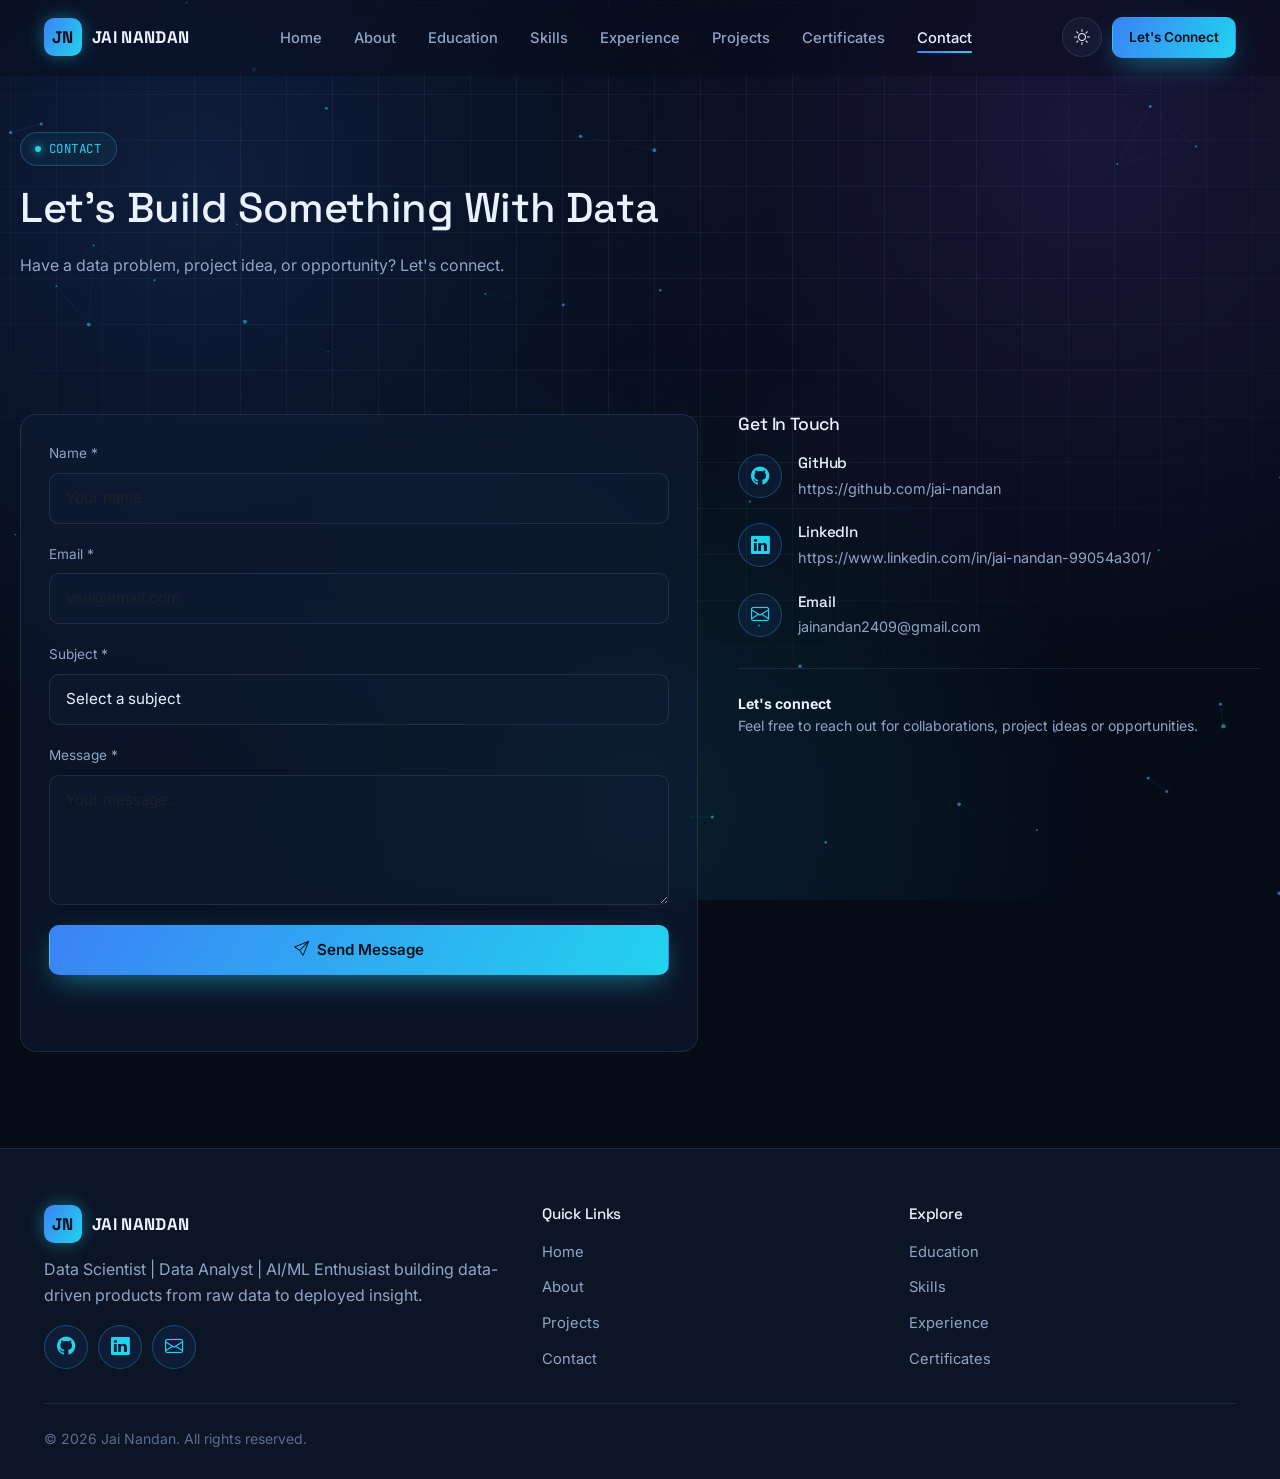
<file: contact.html>
<!DOCTYPE html>
<html lang="en">
<head>
<meta charset="UTF-8">
<meta name="viewport" content="width=device-width, initial-scale=1.0">
<title>Contact | Jai Nandan</title>
<meta name="description" content="Get in touch with Jai Nandan for data science, machine learning and analytics projects or opportunities.">
<meta property="og:title" content="Contact | Jai Nandan">
<meta property="og:description" content="Let's build something with data.">
<meta property="og:type" content="website">
<link rel="icon" href="data:image/svg+xml,%3Csvg xmlns='http://www.w3.org/2000/svg' viewBox='0 0 100 100'%3E%3Crect width='100' height='100' rx='20' fill='%2306b6d4'/%3E%3Ctext x='50' y='68' font-size='55' text-anchor='middle' fill='%23041019' font-family='Arial' font-weight='bold'%3EJ%3C/text%3E%3C/svg%3E">
<link rel="preconnect" href="https://fonts.googleapis.com">
<link href="https://fonts.googleapis.com/css2?family=Space+Grotesk:wght@500;600;700&family=Inter:wght@400;500;600;700&family=JetBrains+Mono:wght@400;500&display=swap" rel="stylesheet">
<link rel="stylesheet" href="https://cdn.jsdelivr.net/npm/bootstrap@5.3.3/dist/css/bootstrap.min.css">
<link rel="stylesheet" href="https://cdn.jsdelivr.net/npm/bootstrap-icons@1.11.3/font/bootstrap-icons.css">
<link rel="stylesheet" href="css/style.css">
<link rel="stylesheet" href="css/animations.css">
<link rel="stylesheet" href="css/responsive.css">
</head>
<body>

<div class="loader"><div class="loader-ring"></div></div>
<div class="bg-fx"><canvas id="particle-canvas"></canvas></div>

<header class="site-header">
  <div class="container nav-wrap">
    <a href="index.html" class="brand"><span class="brand-mark">JN</span><span class="brand-text">JAI&nbsp;NANDAN</span></a>
    <ul class="nav-links">
      <li><a href="index.html">Home</a></li>
      <li><a href="about.html">About</a></li>
      <li><a href="education.html">Education</a></li>
      <li><a href="skills.html">Skills</a></li>
      <li><a href="experience.html">Experience</a></li>
      <li><a href="projects.html">Projects</a></li>
      <li><a href="certificates.html">Certificates</a></li>
      <li><a href="contact.html">Contact</a></li>
    </ul>
    <div class="nav-actions">
      <button class="theme-toggle" aria-label="Toggle theme"><i class="bi bi-sun"></i></button>
      <a href="contact.html" class="btn btn-primary btn-sm">Let's Connect</a>
      <button class="nav-toggle" aria-label="Open menu" aria-expanded="false"><i class="bi bi-list"></i></button>
    </div>
  </div>
</header>

<main>
  <section class="page-hero container">
    <span class="eyebrow" data-reveal><span class="dot"></span>CONTACT</span>
    <h1 data-reveal>Let's Build Something With <span class="accent">Data</span></h1>
    <p data-reveal>Have a data problem, project idea, or opportunity? Let's connect.</p>
  </section>

  <section class="section container">
    <div class="contact-layout">
      <form class="card" data-contact-form novalidate data-reveal="left">
        <div class="form-group">
          <label for="name">Name *</label>
          <input type="text" id="name" name="name" class="form-control" placeholder="Your name">
          <span class="invalid-msg">Please enter your name.</span>
        </div>
        <div class="form-group">
          <label for="email">Email *</label>
          <input type="email" id="email" name="email" class="form-control" placeholder="you@email.com">
          <span class="invalid-msg">Enter a valid email address.</span>
        </div>
        <div class="form-group">
          <label for="subject">Subject *</label>
          <select id="subject" name="subject" class="form-control">
            <option value="">Select a subject</option>
            <option value="Project Collaboration">Project Collaboration</option>
            <option value="Job Opportunity">Job Opportunity</option>
            <option value="Internship">Internship</option>
            <option value="General Inquiry">General Inquiry</option>
          </select>
          <span class="invalid-msg">Please select a subject.</span>
        </div>
        <div class="form-group">
          <label for="message">Message *</label>
          <textarea id="message" name="message" class="form-control" placeholder="Your message..."></textarea>
          <span class="invalid-msg">Message should be at least 10 characters.</span>
        </div>
        <button type="submit" class="btn btn-primary btn-block"><i class="bi bi-send"></i> Send Message</button>
        <p class="form-status" role="status" aria-live="polite"></p>
      </form>

      <div data-reveal="right">
        <h3 style="font-size:1.1rem;margin-bottom:20px;">Get In Touch</h3>

        <div class="contact-info-item">
          <div class="icon-chip round"><i class="bi bi-github"></i></div>
          <div><h4>GitHub</h4><a href="https://github.com/jai-nandan" target="_blank" rel="noopener">https://github.com/jai-nandan</a></div>
        </div>
        <div class="contact-info-item">
          <div class="icon-chip round"><i class="bi bi-linkedin"></i></div>
          <div><h4>LinkedIn</h4><a href="https://www.linkedin.com/in/jai-nandan-99054a301/" target="_blank" rel="noopener">https://www.linkedin.com/in/jai-nandan-99054a301/</a></div>
        </div>
        <div class="contact-info-item">
          <div class="icon-chip round"><i class="bi bi-envelope"></i></div>
          <div><h4>Email</h4><a href="mailto:jainandan2409@gmil.com">jainandan2409@gmail.com</a></div>
        </div>

        <div class="connect-note">
          <p style="margin:0;"><strong style="color:var(--text-primary);">Let's connect</strong><br>Feel free to reach out for collaborations, project ideas or opportunities.</p>
        </div>
      </div>
    </div>
  </section>
</main>

<footer class="site-footer">
  <div class="container">
    <div class="footer-grid">
      <div>
        <div class="brand" style="margin-bottom:14px;"><span class="brand-mark">JN</span><span class="brand-text">JAI&nbsp;NANDAN</span></div>
        <p>Data Scientist | Data Analyst | AI/ML Enthusiast building data-driven products from raw data to deployed insight.</p>
        <div class="footer-social">
          <a href="https://github.com/jai-nandan" target="_blank" rel="noopener" class="icon-chip round" aria-label="GitHub"><i class="bi bi-github"></i></a>
          <a href="https://www.linkedin.com/in/jai-nandan-99054a301/" target="_blank" rel="noopener" class="icon-chip round" aria-label="LinkedIn"><i class="bi bi-linkedin"></i></a>
          <a href="mailto:jainandan2409@gmail.com" class="icon-chip round" aria-label="Email"><i class="bi bi-envelope"></i></a>
        </div>
      </div>
      <div>
        <h4>Quick Links</h4>
        <ul class="footer-links">
          <li><a href="index.html">Home</a></li>
          <li><a href="about.html">About</a></li>
          <li><a href="projects.html">Projects</a></li>
          <li><a href="contact.html">Contact</a></li>
        </ul>
      </div>
      <div>
        <h4>Explore</h4>
        <ul class="footer-links">
          <li><a href="education.html">Education</a></li>
          <li><a href="skills.html">Skills</a></li>
          <li><a href="experience.html">Experience</a></li>
          <li><a href="certificates.html">Certificates</a></li>
        </ul>
      </div>
    </div>
    <div class="footer-bottom">
      <small>&copy; <span class="current-year"></span> Jai Nandan. All rights reserved.</small>
    </div>
  </div>
</footer>
<button class="back-to-top" aria-label="Back to top"><i class="bi bi-arrow-up"></i></button>

<script src="js/main.js"></script>
<script src="js/animations.js"></script>
<script src="js/contact.js"></script>
</body>
</html>
</file>
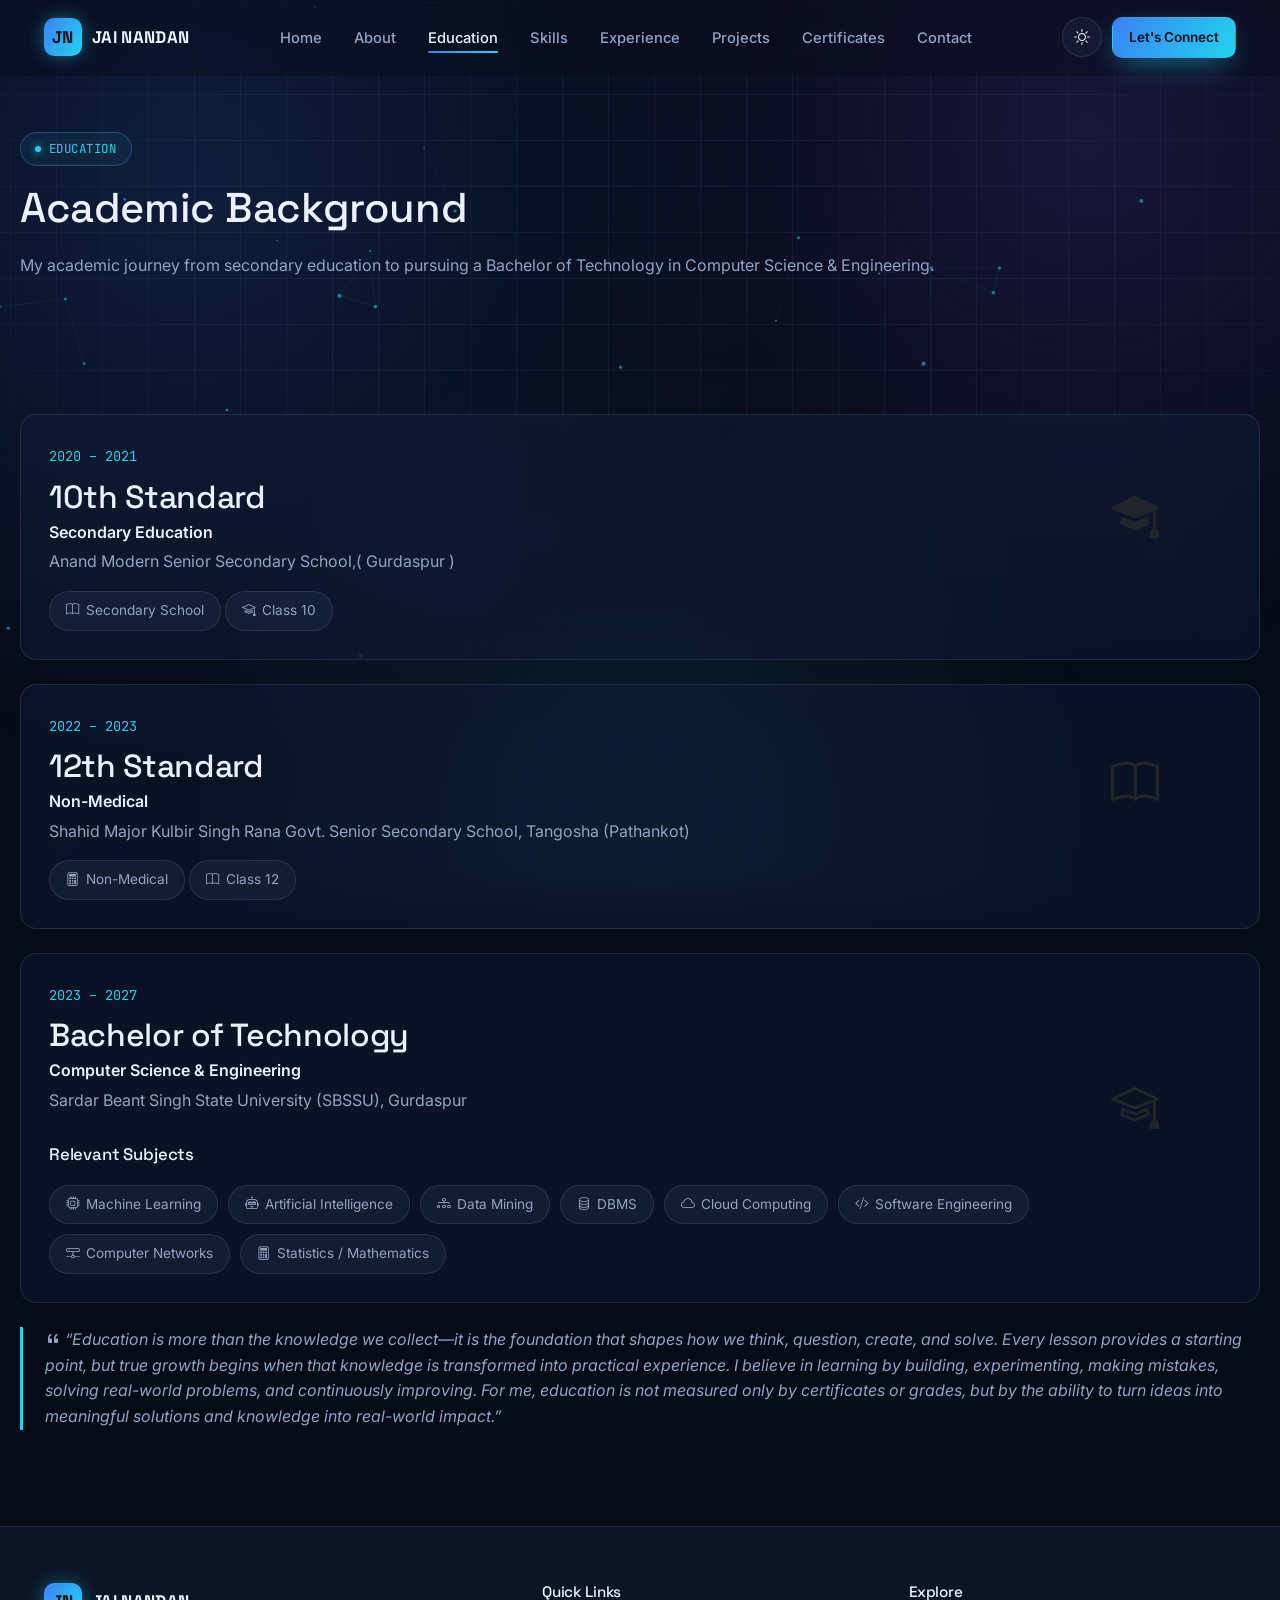
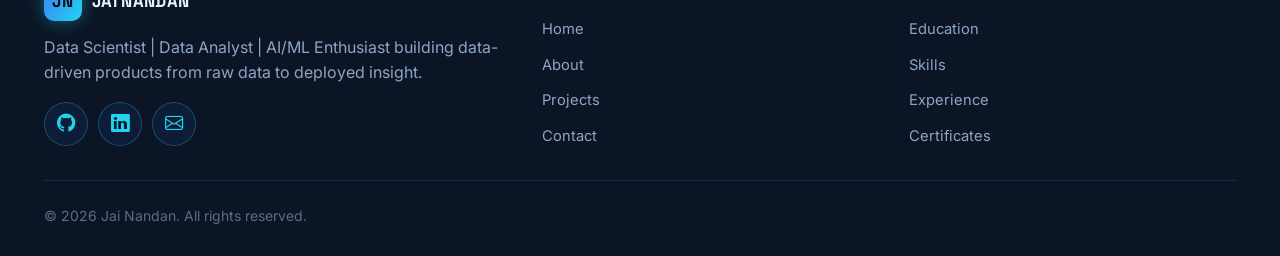
<file: education.html>
<!DOCTYPE html>
<html lang="en">
<head>
<meta charset="UTF-8">
<meta name="viewport" content="width=device-width, initial-scale=1.0">

<title>Education | Jai Nandan</title>

<meta name="description" content="Jai Nandan's academic background — 10th, 12th Non-Medical and B.Tech Computer Science & Engineering at Sardar Beant Singh State University, Gurdaspur.">

<meta property="og:title" content="Education | Jai Nandan">
<meta property="og:description" content="Academic background of Jai Nandan.">
<meta property="og:type" content="website">

<link rel="icon" href="data:image/svg+xml,%3Csvg xmlns='http://www.w3.org/2000/svg' viewBox='0 0 100 100'%3E%3Crect width='100' height='100' rx='20' fill='%2306b6d4'/%3E%3Ctext x='50' y='68' font-size='55' text-anchor='middle' fill='%23041019' font-family='Arial' font-weight='bold'%3EJ%3C/text%3E%3C/svg%3E">

<link rel="preconnect" href="https://fonts.googleapis.com">
<link href="https://fonts.googleapis.com/css2?family=Space+Grotesk:wght@500;600;700&family=Inter:wght@400;500;600;700&family=JetBrains+Mono:wght@400;500&display=swap" rel="stylesheet">

<link rel="stylesheet" href="https://cdn.jsdelivr.net/npm/bootstrap@5.3.3/dist/css/bootstrap.min.css">
<link rel="stylesheet" href="https://cdn.jsdelivr.net/npm/bootstrap-icons@1.11.3/font/bootstrap-icons.css">

<link rel="stylesheet" href="css/style.css">
<link rel="stylesheet" href="css/animations.css">
<link rel="stylesheet" href="css/responsive.css">
</head>

<body>

<!-- Loader -->
<div class="loader">
  <div class="loader-ring"></div>
</div>

<!-- Background Effects -->
<div class="bg-fx">
  <canvas id="particle-canvas"></canvas>
</div>

<!-- ================= NAVBAR ================= -->
<header class="site-header">
  <div class="container nav-wrap">

    <a href="index.html" class="brand">
      <span class="brand-mark">JN</span>
      <span class="brand-text">JAI&nbsp;NANDAN</span>
    </a>

    <ul class="nav-links">
      <li><a href="index.html">Home</a></li>
      <li><a href="about.html">About</a></li>
      <li><a href="education.html" class="active">Education</a></li>
      <li><a href="skills.html">Skills</a></li>
      <li><a href="experience.html">Experience</a></li>
      <li><a href="projects.html">Projects</a></li>
      <li><a href="certificates.html">Certificates</a></li>
      <li><a href="contact.html">Contact</a></li>
    </ul>

    <div class="nav-actions">

      <button class="theme-toggle" aria-label="Toggle theme">
        <i class="bi bi-sun"></i>
      </button>

      <a href="contact.html" class="btn btn-primary btn-sm">
        Let's Connect
      </a>

      <button class="nav-toggle" aria-label="Open menu" aria-expanded="false">
        <i class="bi bi-list"></i>
      </button>

    </div>

  </div>
</header>


<!-- ================= MAIN CONTENT ================= -->
<main>

  <!-- Page Hero -->
  <section class="page-hero container">

    <span class="eyebrow" data-reveal>
      <span class="dot"></span>
      EDUCATION
    </span>

    <h1 data-reveal>
      Academic <span class="accent">Background</span>
    </h1>

    <p class="page-intro" data-reveal>
      My academic journey from secondary education to pursuing a
      Bachelor of Technology in Computer Science &amp; Engineering.
    </p>

  </section>


  <!-- ================= EDUCATION ================= -->
  <section class="section container">

    <!-- ================= 10th STANDARD ================= -->
    <div class="card edu-card" data-reveal>

      <div>

        <span class="edu-period">
          2020 – 2021
        </span>

        <h2 style="margin:10px 0 4px;">
          10th Standard
        </h2>

        <p style="color:var(--text-primary);font-weight:600;margin-bottom:4px;">
          Secondary Education
        </p>

        <p>
          Anand Modern Senior Secondary School,( Gurdaspur )
        </p>

        <div class="education-meta">

          <span class="pill">
            <i class="bi bi-book"></i>
            Secondary School
          </span>

          <span class="pill">
            <i class="bi bi-mortarboard"></i>
            Class 10
          </span>

        </div>

      </div>

      <div
        class="icon-chip-lg round"
        style="width:120px;height:120px;font-size:3rem;"
        data-reveal="scale"
      >
        <i class="bi bi-mortarboard-fill"></i>
      </div>

    </div>


    <!-- ================= 12th STANDARD ================= -->
    <div
      class="card edu-card"
      data-reveal
      style="margin-top:24px;"
    >

      <div>

        <span class="edu-period">
          2022 – 2023
        </span>

        <h2 style="margin:10px 0 4px;">
          12th Standard
        </h2>

        <p style="color:var(--text-primary);font-weight:600;margin-bottom:4px;">
          Non-Medical
        </p>

        <p>
          Shahid Major Kulbir Singh Rana Govt. Senior Secondary School,
          Tangosha (Pathankot)
        </p>

        <div class="education-meta">

          <span class="pill">
            <i class="bi bi-calculator"></i>
            Non-Medical
          </span>

          <span class="pill">
            <i class="bi bi-book"></i>
            Class 12
          </span>

        </div>

      </div>

      <div
        class="icon-chip-lg round"
        style="width:120px;height:120px;font-size:3rem;"
        data-reveal="scale"
      >
        <i class="bi bi-book"></i>
      </div>

    </div>


    <!-- ================= B.TECH ================= -->
    <div
      class="card edu-card"
      data-reveal
      style="margin-top:24px;"
    >

      <div>

        <span class="edu-period">
          2023 – 2027
        </span>

        <h2 style="margin:10px 0 4px;">
          Bachelor of Technology
        </h2>

        <p
          style="color:var(--text-primary);font-weight:600;margin-bottom:4px;"
        >
          Computer Science &amp; Engineering
        </p>

        <p>
          Sardar Beant Singh State University (SBSSU), Gurdaspur
        </p>


        <!-- Relevant Subjects -->
        <h3
          style="margin-top:32px;font-size:1.05rem;"
        >
          Relevant Subjects
        </h3>

        <div class="subject-pills">

          <span class="pill">
            <i class="bi bi-cpu"></i>
            Machine Learning
          </span>

          <span class="pill">
            <i class="bi bi-robot"></i>
            Artificial Intelligence
          </span>

          <span class="pill">
            <i class="bi bi-diagram-3"></i>
            Data Mining
          </span>

          <span class="pill">
            <i class="bi bi-database"></i>
            DBMS
          </span>

          <span class="pill">
            <i class="bi bi-cloud"></i>
            Cloud Computing
          </span>

          <span class="pill">
            <i class="bi bi-code-slash"></i>
            Software Engineering
          </span>

          <span class="pill">
            <i class="bi bi-hdd-network"></i>
            Computer Networks
          </span>

          <span class="pill">
            <i class="bi bi-calculator"></i>
            Statistics / Mathematics
          </span>

        </div>

      </div>

      <div
        class="icon-chip-lg round"
        style="width:120px;height:120px;font-size:3rem;"
        data-reveal="scale"
      >
        <i class="bi bi-mortarboard"></i>
      </div>

    </div>


    <!-- ================= EDUCATION QUOTE ================= -->
    <div
      class="quote-card"
      data-reveal
      style="margin-top:24px;"
    >
      <i class="bi bi-quote"></i>

      “Education is more than the knowledge we collect—it is the foundation that shapes how we think, question, create, and solve. Every lesson provides a starting point, but true growth begins when that knowledge is transformed into practical experience. I believe in learning by building, experimenting, making mistakes, solving real-world problems, and continuously improving. For me, education is not measured only by certificates or grades, but by the ability to turn ideas into meaningful solutions and knowledge into real-world impact.”

    </div>

  </section>

</main>


<!-- ================= FOOTER ================= -->
<footer class="site-footer">

  <div class="container">

    <div class="footer-grid">

      <!-- Footer About -->
      <div>

        <div
          class="brand"
          style="margin-bottom:14px;"
        >
          <span class="brand-mark">JN</span>
          <span class="brand-text">JAI&nbsp;NANDAN</span>
        </div>

        <p>
          Data Scientist | Data Analyst | AI/ML Enthusiast building
          data-driven products from raw data to deployed insight.
        </p>

        <div class="footer-social">

          <a
            href="https://github.com/jai-nandan"
            target="_blank"
            rel="noopener"
            class="icon-chip round"
            aria-label="GitHub"
          >
            <i class="bi bi-github"></i>
          </a>

          <a
            href="https://www.linkedin.com/in/jai-nandan-99054a301/"
            target="_blank"
            rel="noopener"
            class="icon-chip round"
            aria-label="LinkedIn"
          >
            <i class="bi bi-linkedin"></i>
          </a>

          <a
            href="mailto:jainandan2409@gmail.com"
            class="icon-chip round"
            aria-label="Email"
          >
            <i class="bi bi-envelope"></i>
          </a>

        </div>

      </div>


      <!-- Quick Links -->
      <div>

        <h4>Quick Links</h4>

        <ul class="footer-links">

          <li>
            <a href="index.html">Home</a>
          </li>

          <li>
            <a href="about.html">About</a>
          </li>

          <li>
            <a href="projects.html">Projects</a>
          </li>

          <li>
            <a href="contact.html">Contact</a>
          </li>

        </ul>

      </div>


      <!-- Explore -->
      <div>

        <h4>Explore</h4>

        <ul class="footer-links">

          <li>
            <a href="education.html">Education</a>
          </li>

          <li>
            <a href="skills.html">Skills</a>
          </li>

          <li>
            <a href="experience.html">Experience</a>
          </li>

          <li>
            <a href="certificates.html">Certificates</a>
          </li>

        </ul>

      </div>

    </div>


    <!-- Footer Bottom -->
    <div class="footer-bottom">

      <small>
        &copy;
        <span class="current-year"></span>
        Jai Nandan. All rights reserved.
      </small>
    </div>

  </div>

</footer>


<!-- Back To Top -->
<button
  class="back-to-top"
  aria-label="Back to top"
>
  <i class="bi bi-arrow-up"></i>
</button>


<!-- JavaScript -->
<script src="js/main.js"></script>
<script src="js/animations.js"></script>

</body>
</html>
</file>
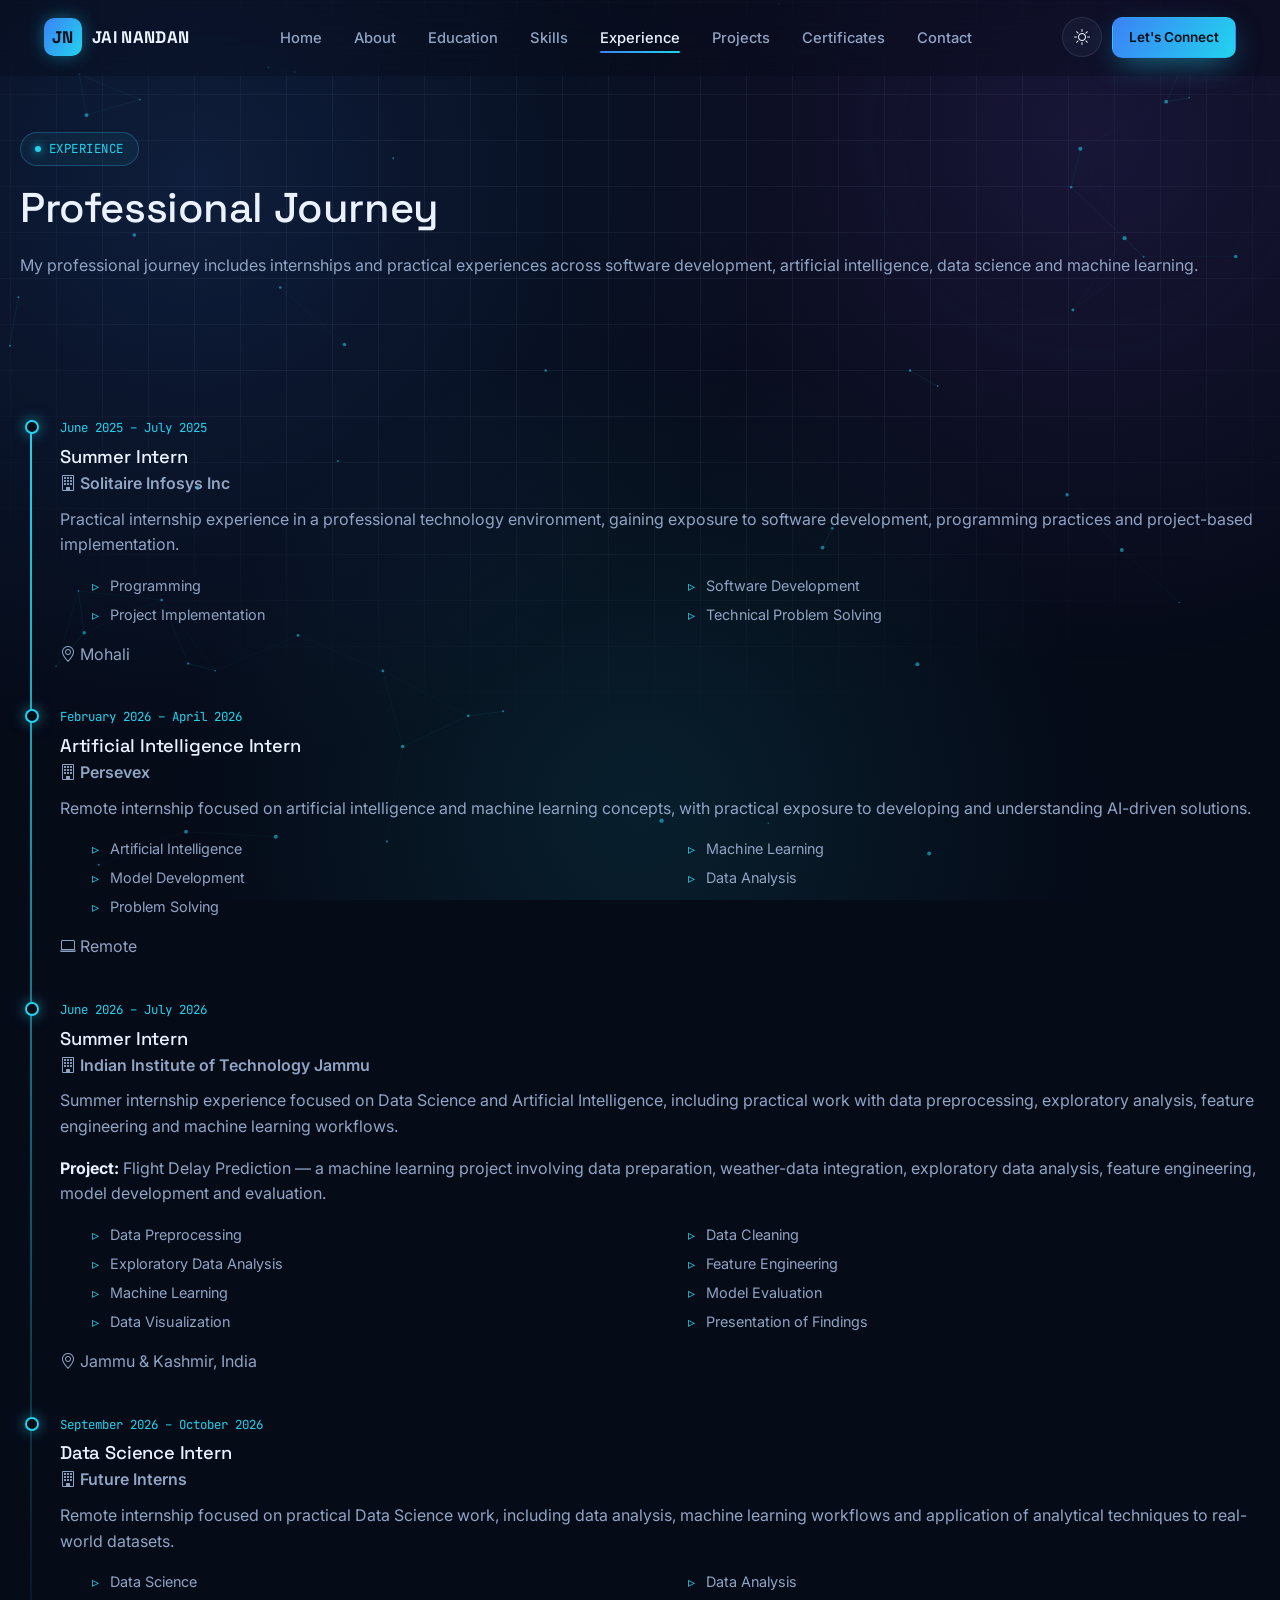
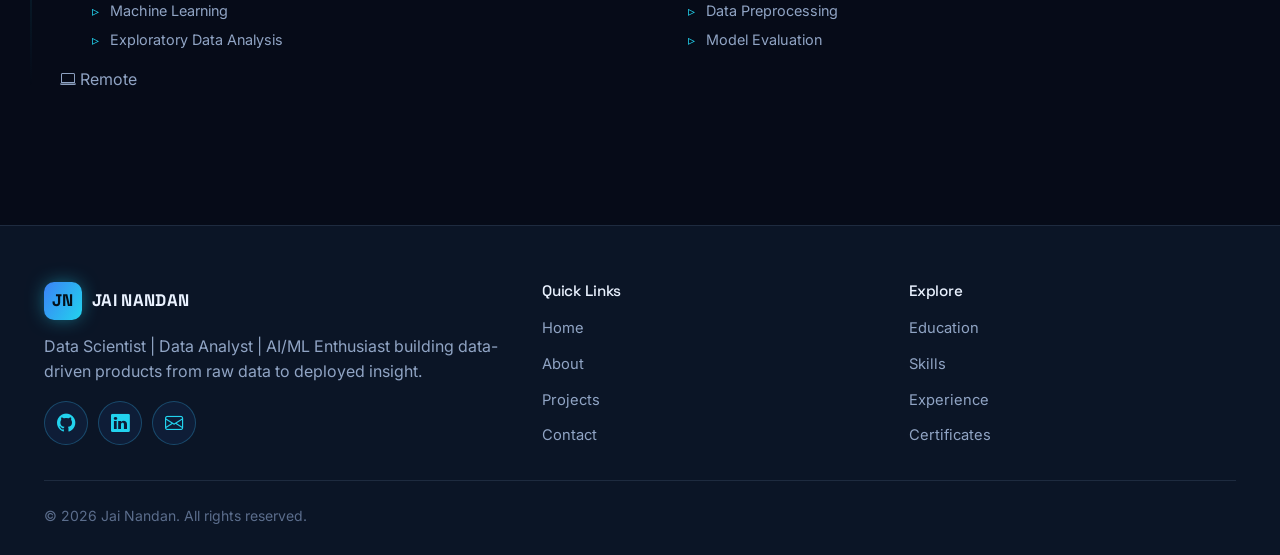
<file: experience.html>
<!DOCTYPE html>
<html lang="en">
<head>
<meta charset="UTF-8">
<meta name="viewport" content="width=device-width, initial-scale=1.0">

<title>Experience | Jai Nandan</title>

<meta name="description" content="Professional journey of Jai Nandan — internships and practical experience in software development, artificial intelligence, data science and machine learning.">

<meta property="og:title" content="Experience | Jai Nandan">
<meta property="og:description" content="Professional journey of Jai Nandan.">
<meta property="og:type" content="website">

<link rel="icon" href="data:image/svg+xml,%3Csvg xmlns='http://www.w3.org/2000/svg' viewBox='0 0 100 100'%3E%3Crect width='100' height='100' rx='20' fill='%2306b6d4'/%3E%3Ctext x='50' y='68' font-size='55' text-anchor='middle' fill='%23041019' font-family='Arial' font-weight='bold'%3EJ%3C/text%3E%3C/svg%3E">

<link rel="preconnect" href="https://fonts.googleapis.com">
<link href="https://fonts.googleapis.com/css2?family=Space+Grotesk:wght@500;600;700&family=Inter:wght@400;500;600;700&family=JetBrains+Mono:wght@400;500&display=swap" rel="stylesheet">

<link rel="stylesheet" href="https://cdn.jsdelivr.net/npm/bootstrap@5.3.3/dist/css/bootstrap.min.css">
<link rel="stylesheet" href="https://cdn.jsdelivr.net/npm/bootstrap-icons@1.11.3/font/bootstrap-icons.css">

<link rel="stylesheet" href="css/style.css">
<link rel="stylesheet" href="css/animations.css">
<link rel="stylesheet" href="css/responsive.css">
</head>

<body>

<div class="loader">
  <div class="loader-ring"></div>
</div>

<div class="bg-fx">
  <canvas id="particle-canvas"></canvas>
</div>


<!-- ================= NAVBAR ================= -->

<header class="site-header">

  <div class="container nav-wrap">

    <a href="index.html" class="brand">
      <span class="brand-mark">JN</span>
      <span class="brand-text">JAI&nbsp;NANDAN</span>
    </a>

    <ul class="nav-links">

      <li>
        <a href="index.html">Home</a>
      </li>

      <li>
        <a href="about.html">About</a>
      </li>

      <li>
        <a href="education.html">Education</a>
      </li>

      <li>
        <a href="skills.html">Skills</a>
      </li>

      <li>
        <a href="experience.html" class="active">Experience</a>
      </li>

      <li>
        <a href="projects.html">Projects</a>
      </li>

      <li>
        <a href="certificates.html">Certificates</a>
      </li>

      <li>
        <a href="contact.html">Contact</a>
      </li>

    </ul>

    <div class="nav-actions">

      <button
        class="theme-toggle"
        aria-label="Toggle theme"
      >
        <i class="bi bi-sun"></i>
      </button>

      <a
        href="contact.html"
        class="btn btn-primary btn-sm"
      >
        Let's Connect
      </a>

      <button
        class="nav-toggle"
        aria-label="Open menu"
        aria-expanded="false"
      >
        <i class="bi bi-list"></i>
      </button>

    </div>

  </div>

</header>


<!-- ================= MAIN ================= -->

<main>

  <!-- ================= PAGE HERO ================= -->

  <section class="page-hero container">

    <span class="eyebrow" data-reveal>
      <span class="dot"></span>
      EXPERIENCE
    </span>

    <h1 data-reveal>
      Professional <span class="accent">Journey</span>
    </h1>

    <p data-reveal>
      My professional journey includes internships and practical
      experiences across software development, artificial intelligence,
      data science and machine learning.
    </p>

  </section>


  <!-- ================= EXPERIENCE TIMELINE ================= -->

  <section class="section container">

    <div class="vtimeline">


      <!-- ================= SOLITAIRE INFOSYS ================= -->

      <div
        class="vtimeline-item"
        data-reveal="left"
      >

        <span class="date">
          June 2025 – July 2025
        </span>

        <h3>
          Summer Intern
        </h3>

        <span class="org">
          <i class="bi bi-building"></i>
          Solitaire Infosys Inc
        </span>

        <p>
          Practical internship experience in a professional technology
          environment, gaining exposure to software development,
          programming practices and project-based implementation.
        </p>

        <ul class="resp-grid">

          <li>
            Programming
          </li>

          <li>
            Software Development
          </li>

          <li>
            Project Implementation
          </li>

          <li>
            Technical Problem Solving
          </li>

        </ul>

        <p class="experience-location">
          <i class="bi bi-geo-alt"></i>
          Mohali
        </p>

      </div>


      <!-- ================= PERSEVEX ================= -->

      <div
        class="vtimeline-item"
        data-reveal="left"
        style="--d:0.1s"
      >

        <span class="date">
          February 2026 – April 2026
        </span>

        <h3>
          Artificial Intelligence Intern
        </h3>

        <span class="org">
          <i class="bi bi-building"></i>
          Persevex
        </span>

        <p>
          Remote internship focused on artificial intelligence and
          machine learning concepts, with practical exposure to
          developing and understanding AI-driven solutions.
        </p>

        <ul class="resp-grid">

          <li>
            Artificial Intelligence
          </li>

          <li>
            Machine Learning
          </li>

          <li>
            Model Development
          </li>

          <li>
            Data Analysis
          </li>

          <li>
            Problem Solving
          </li>

        </ul>

        <p class="experience-location">
          <i class="bi bi-laptop"></i>
          Remote
        </p>

      </div>


      <!-- ================= IIT JAMMU ================= -->

      <div
        class="vtimeline-item"
        data-reveal="left"
        style="--d:0.2s"
      >

        <span class="date">
          June 2026 – July 2026
        </span>

        <h3>
          Summer Intern
        </h3>

        <span class="org">
          <i class="bi bi-building"></i>
          Indian Institute of Technology Jammu
        </span>

        <p>
          Summer internship experience focused on Data Science and
          Artificial Intelligence, including practical work with
          data preprocessing, exploratory analysis, feature engineering
          and machine learning workflows.
        </p>

        <p>
          <strong style="color:var(--text-primary);">
            Project:
          </strong>
          Flight Delay Prediction — a machine learning project involving
          data preparation, weather-data integration, exploratory data
          analysis, feature engineering, model development and evaluation.
        </p>

        <ul class="resp-grid">

          <li>
            Data Preprocessing
          </li>

          <li>
            Data Cleaning
          </li>

          <li>
            Exploratory Data Analysis
          </li>

          <li>
            Feature Engineering
          </li>

          <li>
            Machine Learning
          </li>

          <li>
            Model Evaluation
          </li>

          <li>
            Data Visualization
          </li>

          <li>
            Presentation of Findings
          </li>

        </ul>

        <p class="experience-location">
          <i class="bi bi-geo-alt"></i>
          Jammu &amp; Kashmir, India
        </p>

      </div>


      <!-- ================= FUTURE INTERNS ================= -->

      <div
        class="vtimeline-item"
        data-reveal="left"
        style="--d:0.3s"
      >

        <span class="date">
          September 2026 – October 2026
        </span>

        <h3>
          Data Science Intern
        </h3>

        <span class="org">
          <i class="bi bi-building"></i>
          Future Interns
        </span>

        <p>
          Remote internship focused on practical Data Science work,
          including data analysis, machine learning workflows and
          application of analytical techniques to real-world datasets.
        </p>

        <ul class="resp-grid">

          <li>
            Data Science
          </li>

          <li>
            Data Analysis
          </li>

          <li>
            Machine Learning
          </li>

          <li>
            Data Preprocessing
          </li>

          <li>
            Exploratory Data Analysis
          </li>

          <li>
            Model Evaluation
          </li>

        </ul>

        <p class="experience-location">
          <i class="bi bi-laptop"></i>
          Remote
        </p>

      </div>


    </div>

  </section>

</main>


<!-- ================= FOOTER ================= -->

<footer class="site-footer">

  <div class="container">

    <div class="footer-grid">


      <!-- ================= FOOTER ABOUT ================= -->

      <div>

        <div
          class="brand"
          style="margin-bottom:14px;"
        >

          <span class="brand-mark">
            JN
          </span>

          <span class="brand-text">
            JAI&nbsp;NANDAN
          </span>

        </div>

        <p>
          Data Scientist | Data Analyst | AI/ML Enthusiast building
          data-driven products from raw data to deployed insight.
        </p>

        <div class="footer-social">

          <a
            href="https://github.com/jai-nandan"
            target="_blank"
            rel="noopener"
            class="icon-chip round"
            aria-label="GitHub"
          >
            <i class="bi bi-github"></i>
          </a>

          <a
            href="https://www.linkedin.com/in/jai-nandan-99054a301/"
            target="_blank"
            rel="noopener"
            class="icon-chip round"
            aria-label="LinkedIn"
          >
            <i class="bi bi-linkedin"></i>
          </a>

          <a
            href="mailto:jainandan2409@gmail.com"
            class="icon-chip round"
            aria-label="Email"
          >
            <i class="bi bi-envelope"></i>
          </a>

        </div>

      </div>


      <!-- ================= QUICK LINKS ================= -->

      <div>

        <h4>
          Quick Links
        </h4>

        <ul class="footer-links">

          <li>
            <a href="index.html">
              Home
            </a>
          </li>

          <li>
            <a href="about.html">
              About
            </a>
          </li>

          <li>
            <a href="projects.html">
              Projects
            </a>
          </li>

          <li>
            <a href="contact.html">
              Contact
            </a>
          </li>

        </ul>

      </div>


      <!-- ================= EXPLORE ================= -->

      <div>

        <h4>
          Explore
        </h4>

        <ul class="footer-links">

          <li>
            <a href="education.html">
              Education
            </a>
          </li>

          <li>
            <a href="skills.html">
              Skills
            </a>
          </li>

          <li>
            <a href="experience.html">
              Experience
            </a>
          </li>

          <li>
            <a href="certificates.html">
              Certificates
            </a>
          </li>

        </ul>

      </div>

    </div>


    <!-- ================= FOOTER BOTTOM ================= -->

    <div class="footer-bottom">

      <small>
        &copy;
        <span class="current-year"></span>
        Jai Nandan. All rights reserved.
      </small>

    </div>

  </div>

</footer>


<!-- ================= BACK TO TOP ================= -->

<button
  class="back-to-top"
  aria-label="Back to top"
>
  <i class="bi bi-arrow-up"></i>
</button>


<!-- ================= JAVASCRIPT ================= -->

<script src="js/main.js"></script>
<script src="js/animations.js"></script>

</body>
</html>
</file>
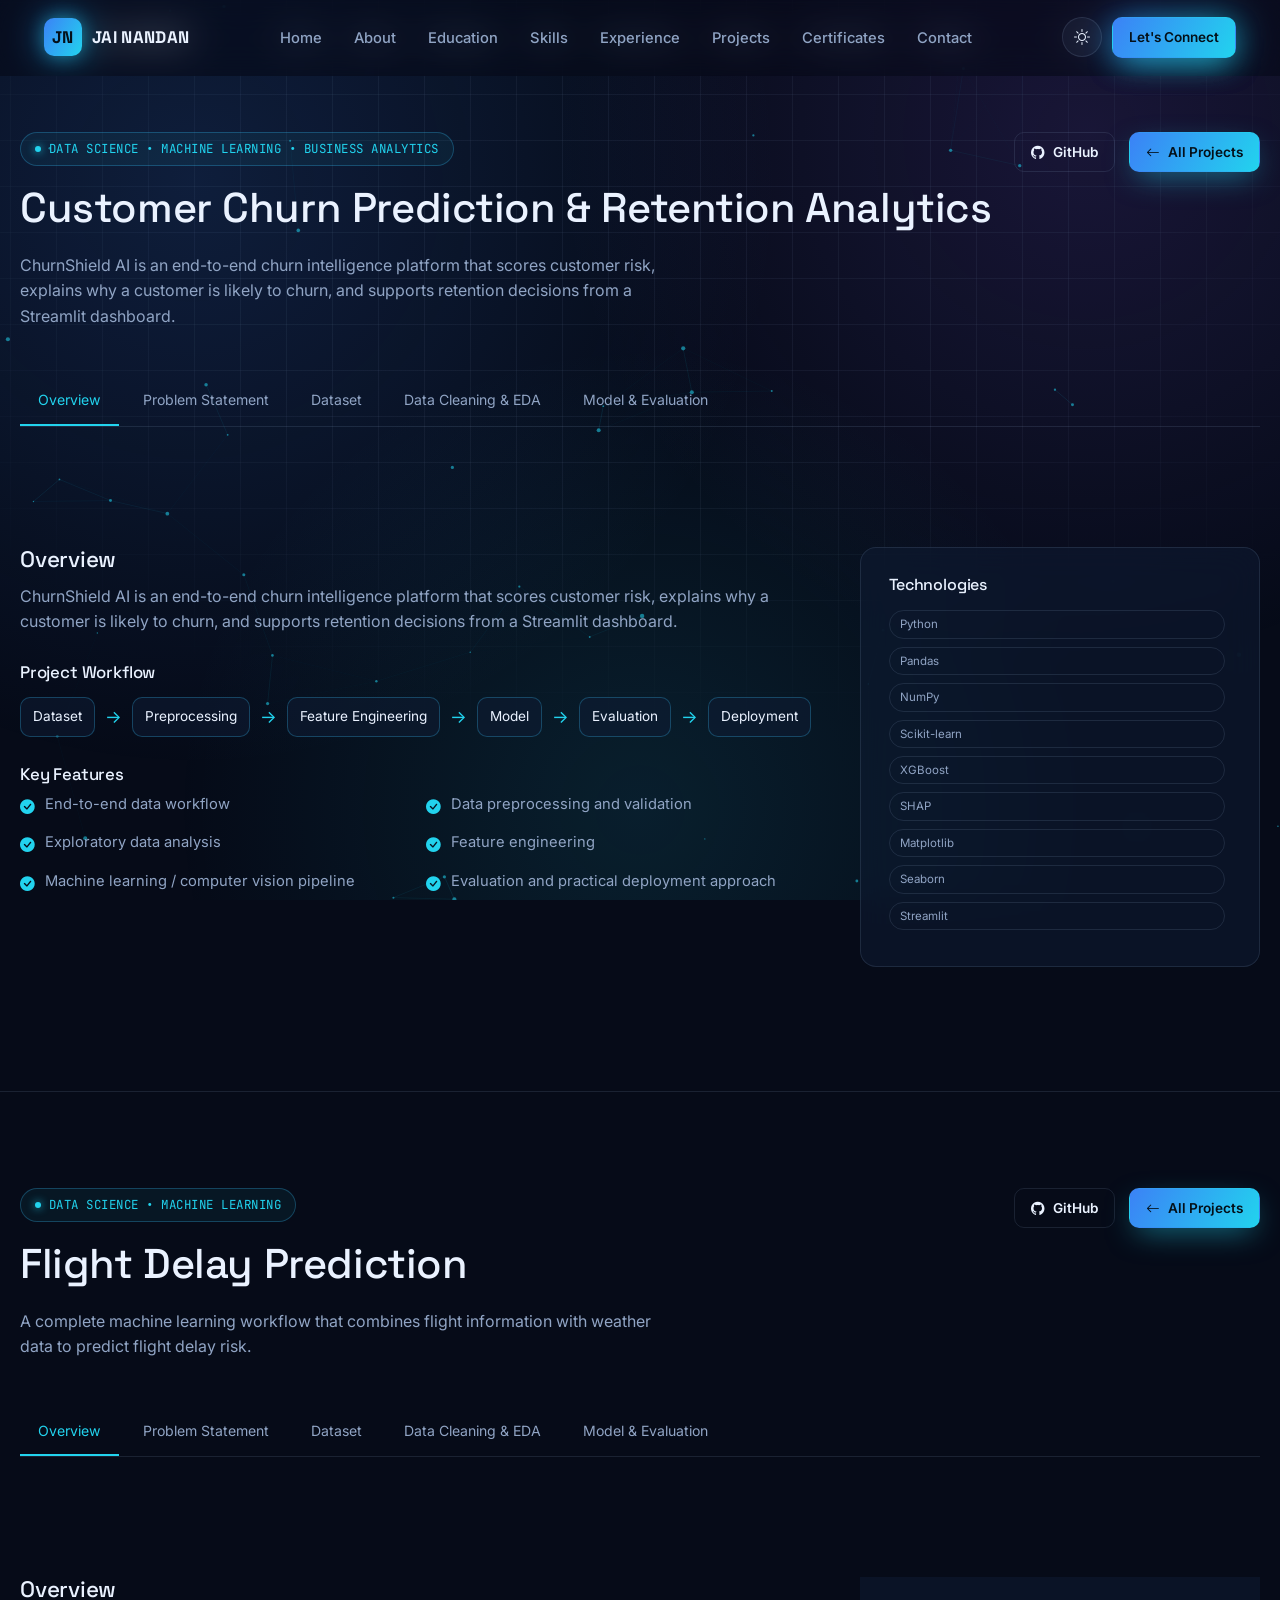
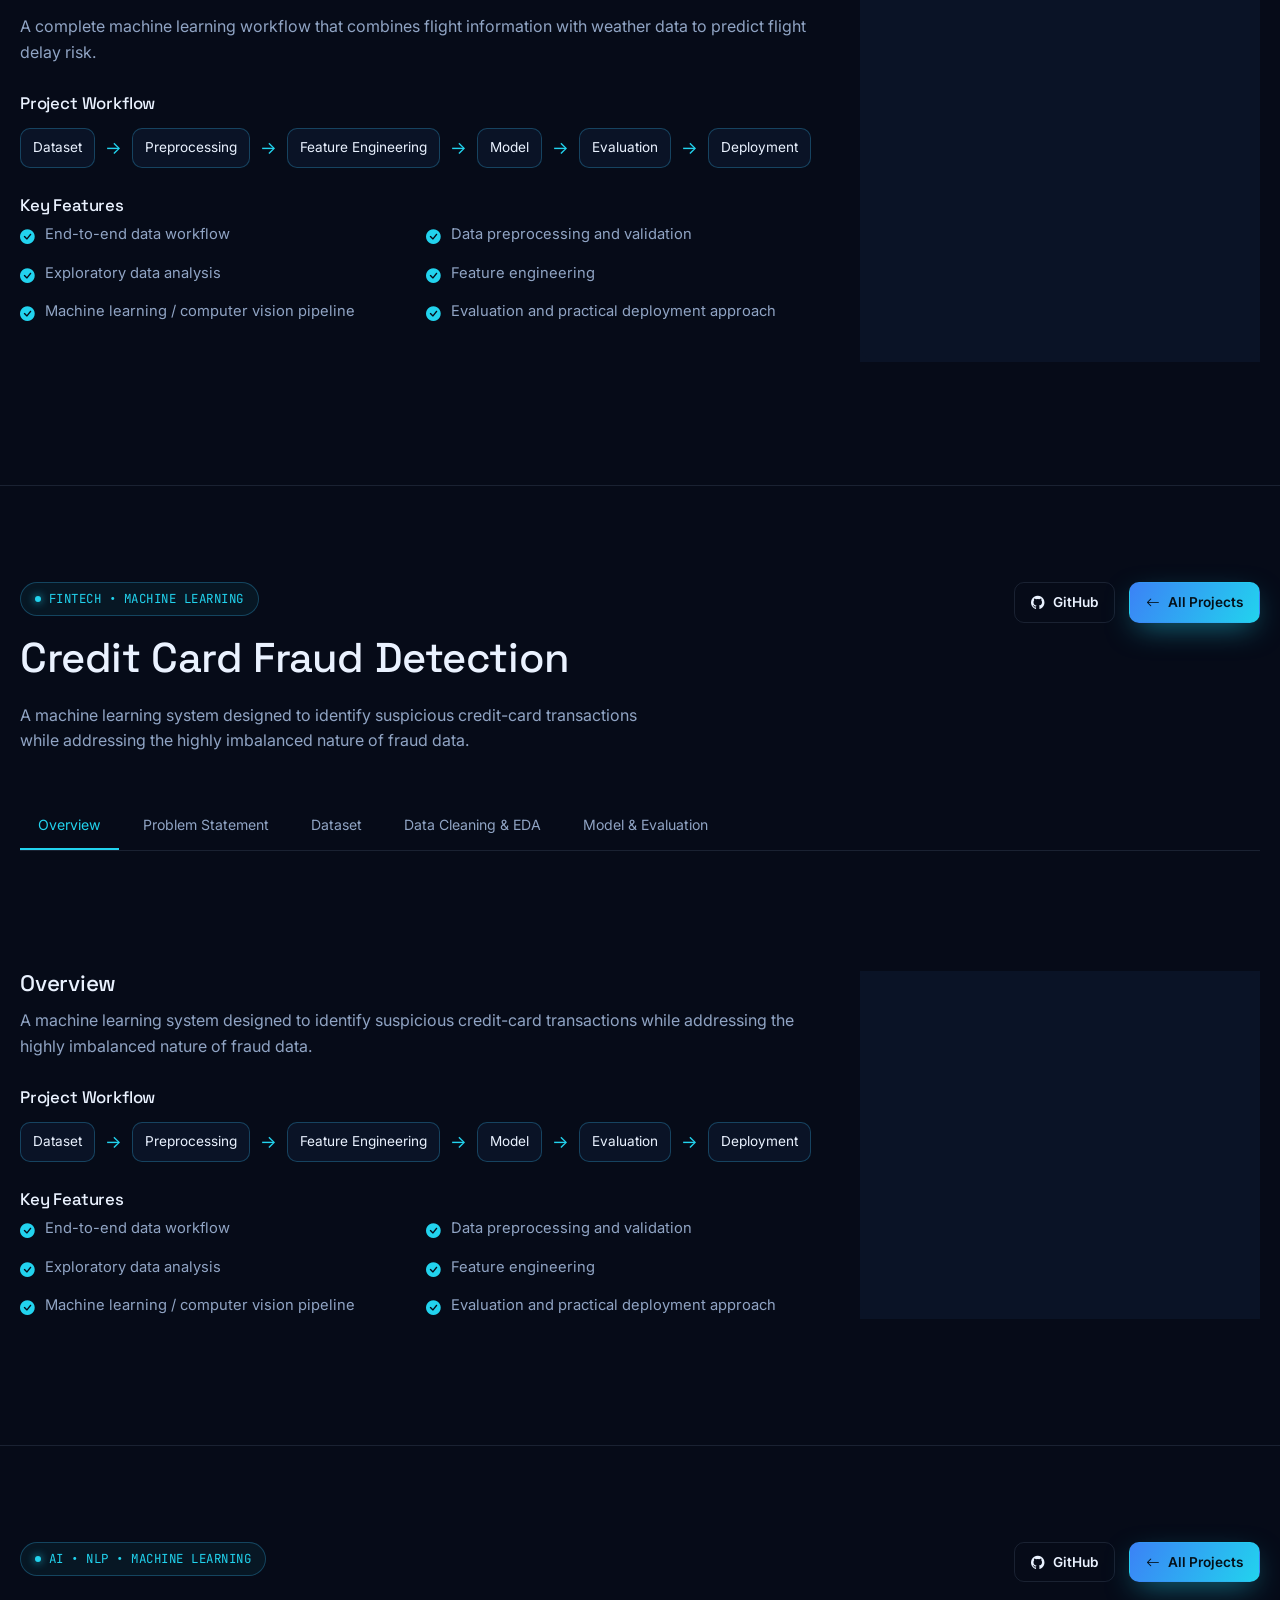
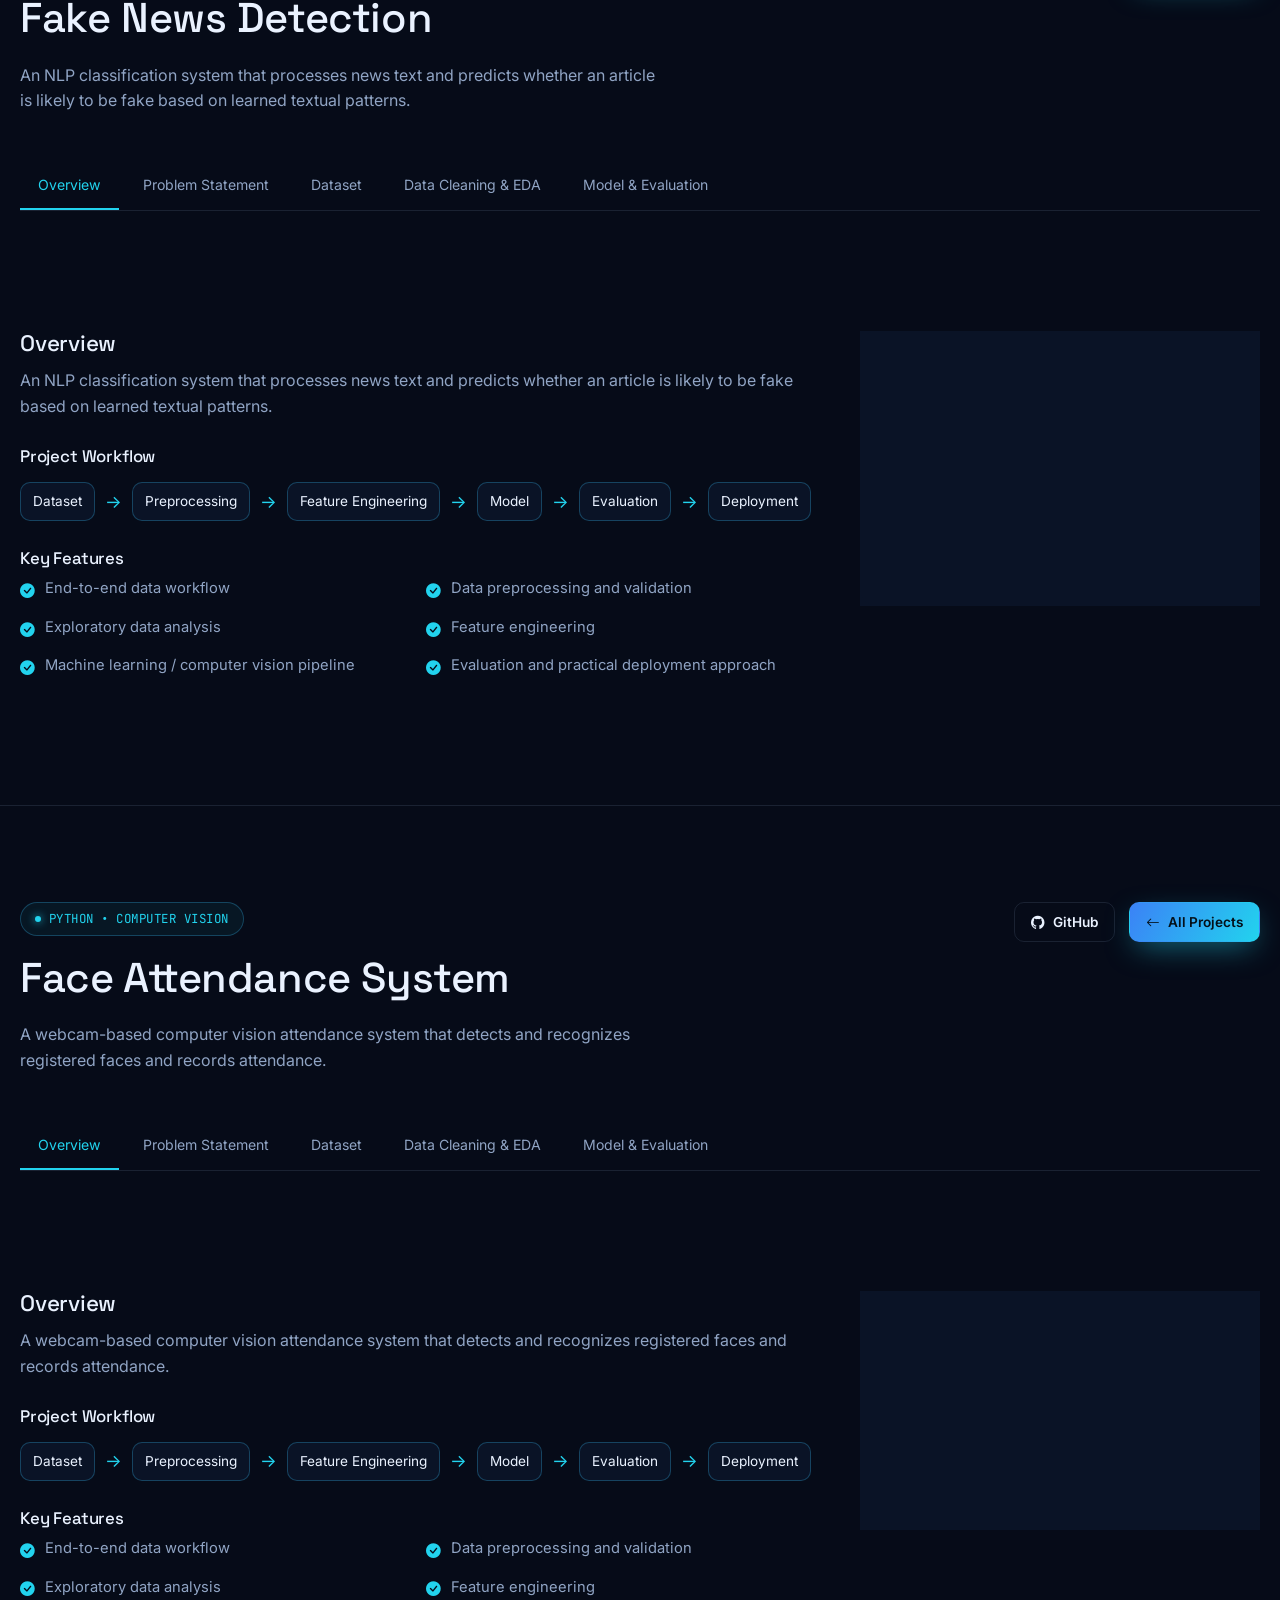
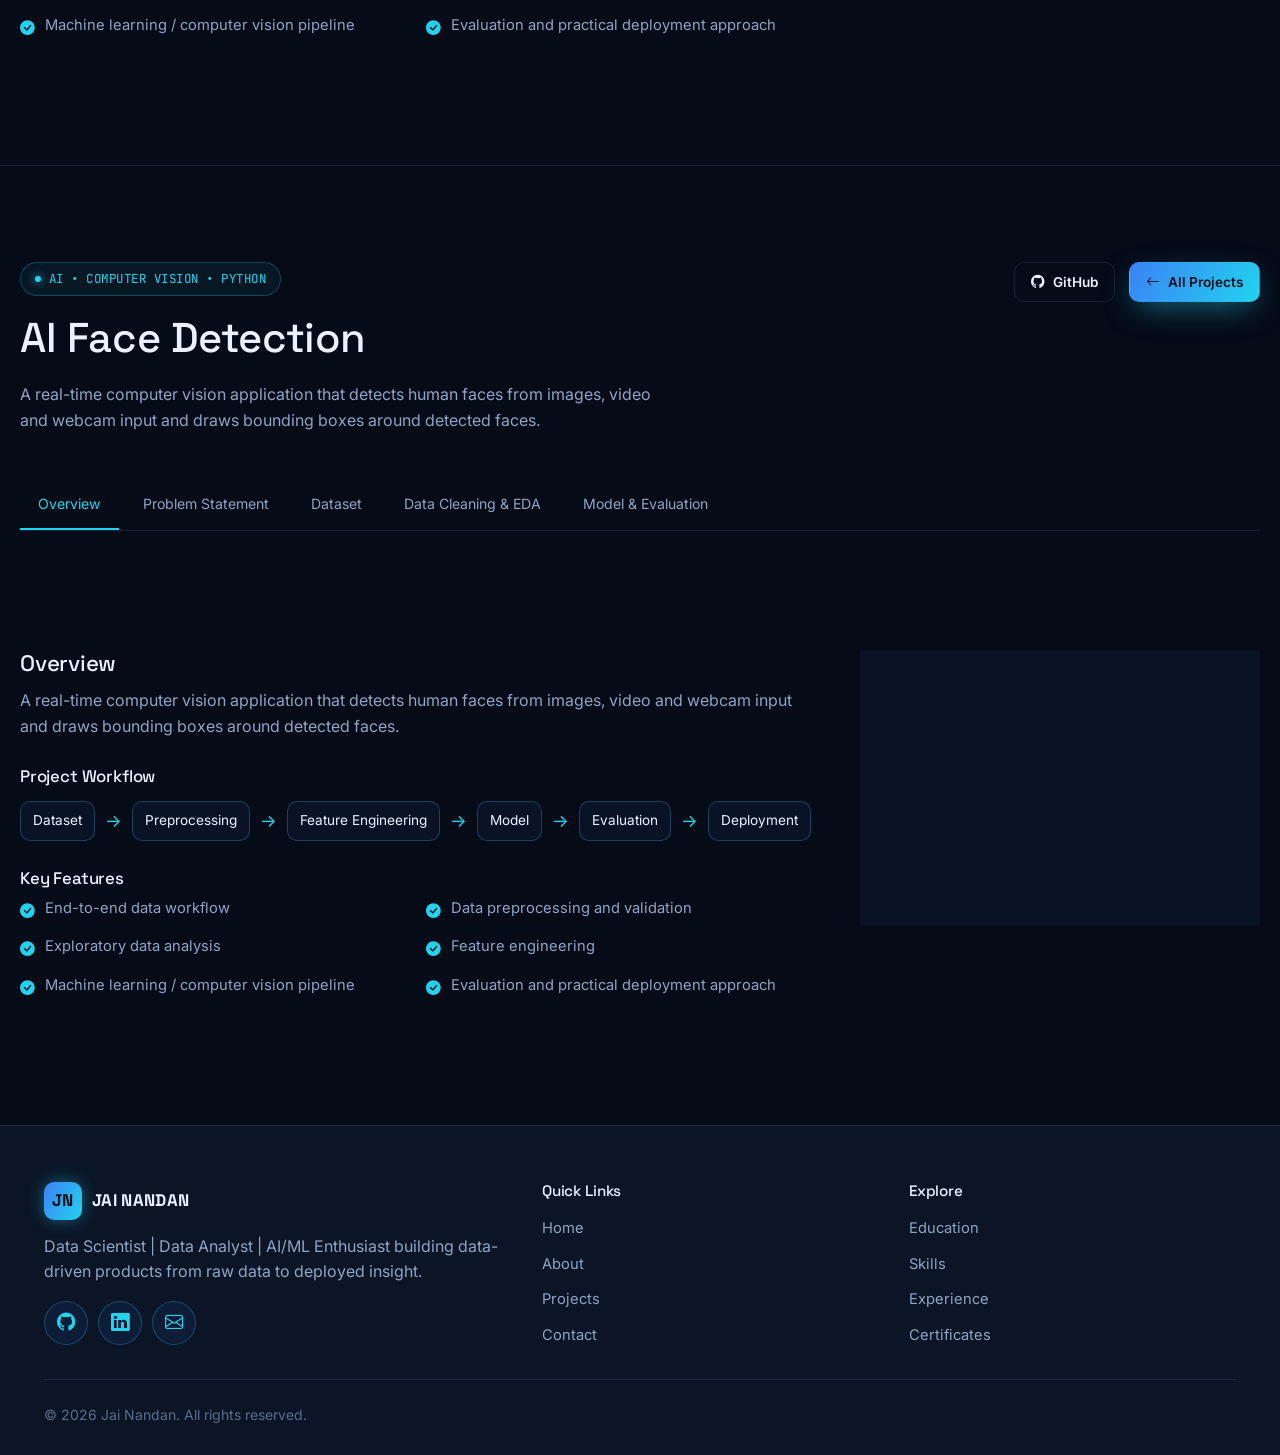
<file: project-details.html>
<!DOCTYPE html>
<html lang="en">
<head>
<meta charset="UTF-8">
<meta name="viewport" content="width=device-width, initial-scale=1.0">
<title>Project Details | Jai Nandan</title>
<meta name="description" content="Detailed projects by Jai Nandan in Data Science, Machine Learning, Artificial Intelligence, NLP and Computer Vision.">
<meta property="og:title" content="Project Details | Jai Nandan">
<meta property="og:description" content="Detailed project workflows, datasets, models and technologies.">
<meta property="og:type" content="website">
<link rel="icon" href="data:image/svg+xml,%3Csvg xmlns='http://www.w3.org/2000/svg' viewBox='0 0 100 100'%3E%3Crect width='100' height='100' rx='20' fill='%2306b6d4'/%3E%3Ctext x='50' y='68' font-size='55' text-anchor='middle' fill='%23041019' font-family='Arial' font-weight='bold'%3EJ%3C/text%3E%3C/svg%3E">
<link rel="preconnect" href="https://fonts.googleapis.com">
<link href="https://fonts.googleapis.com/css2?family=Space+Grotesk:wght@500;600;700&family=Inter:wght@400;500;600;700&family=JetBrains+Mono:wght@400;500&display=swap" rel="stylesheet">
<link rel="stylesheet" href="https://cdn.jsdelivr.net/npm/bootstrap@5.3.3/dist/css/bootstrap.min.css">
<link rel="stylesheet" href="https://cdn.jsdelivr.net/npm/bootstrap-icons@1.11.3/font/bootstrap-icons.css">
<link rel="stylesheet" href="css/style.css">
<link rel="stylesheet" href="css/animations.css">
<link rel="stylesheet" href="css/responsive.css">
<style>
.project-detail-block{scroll-margin-top:100px;margin-bottom:60px}
.workflow-row{display:flex;flex-wrap:wrap;gap:10px;align-items:center;margin-top:15px}
.workflow-node{padding:8px 12px;border:1px solid var(--border-glow);border-radius:10px;background:var(--bg-glass);font-size:.85rem}
.workflow-arrow{color:var(--accent-cyan)}
.project-detail-block + .project-detail-block{border-top:1px solid var(--border-soft);padding-top:40px}
</style>
</head>
<body>
<div class="loader"><div class="loader-ring"></div></div>
<div class="bg-fx"><canvas id="particle-canvas"></canvas></div>

<header class="site-header">
  <div class="container nav-wrap">
    <a href="index.html" class="brand"><span class="brand-mark">JN</span><span class="brand-text">JAI&nbsp;NANDAN</span></a>
    <ul class="nav-links">
      <li><a href="index.html">Home</a></li>
      <li><a href="about.html">About</a></li>
      <li><a href="education.html">Education</a></li>
      <li><a href="skills.html">Skills</a></li>
      <li><a href="experience.html">Experience</a></li>
      <li><a href="projects.html">Projects</a></li>
      <li><a href="certificates.html">Certificates</a></li>
      <li><a href="contact.html">Contact</a></li>
    </ul>
    <div class="nav-actions">
      <button class="theme-toggle" aria-label="Toggle theme"><i class="bi bi-sun"></i></button>
      <a href="contact.html" class="btn btn-primary btn-sm">Let's Connect</a>
      <button class="nav-toggle" aria-label="Open menu" aria-expanded="false"><i class="bi bi-list"></i></button>
    </div>
  </div>
</header>

<header class="site-header">
  <div class="container nav-wrap">
    <a href="index.html" class="brand"><span class="brand-mark">JN</span><span class="brand-text">JAI&nbsp;NANDAN</span></a>
    <ul class="nav-links">
      <li><a href="index.html">Home</a></li>
      <li><a href="about.html">About</a></li>
      <li><a href="education.html">Education</a></li>
      <li><a href="skills.html">Skills</a></li>
      <li><a href="experience.html">Experience</a></li>
      <li><a href="projects.html">Projects</a></li>
      <li><a href="certificates.html">Certificates</a></li>
      <li><a href="contact.html">Contact</a></li>
    </ul>
    <div class="nav-actions">
      <button class="theme-toggle" aria-label="Toggle theme"><i class="bi bi-sun"></i></button>
      <a href="contact.html" class="btn btn-primary btn-sm">Let's Connect</a>
      <button class="nav-toggle" aria-label="Open menu" aria-expanded="false"><i class="bi bi-list"></i></button>
    </div>
  </div>
</header>

<main>

    <section class="project-detail-block" id="churn">
      <div class="page-hero container">
        <div class="detail-hero">
          <div data-reveal>
            <span class="eyebrow"><span class="dot"></span>DATA SCIENCE • MACHINE LEARNING • BUSINESS ANALYTICS</span>
            <h1>Customer Churn Prediction & Retention Analytics</h1>
            <p style="max-width:640px;">ChurnShield AI is an end-to-end churn intelligence platform that scores customer risk, explains why a customer is likely to churn, and supports retention decisions from a Streamlit dashboard.</p>
          </div>
          <div class="hero-actions" data-reveal="right" style="margin:0;">
            <a href="https://github.com/jai-nandan/churun_prediction" target="_blank" rel="noopener" class="btn btn-outline btn-sm"><i class="bi bi-github"></i> GitHub</a>
            <a href="projects.html" class="btn btn-primary btn-sm"><i class="bi bi-arrow-left"></i> All Projects</a>
          </div>
        </div>

        <div class="detail-tabs" data-reveal>
          <div class="detail-tab active" data-detail-tab="churn-overview">Overview</div>
          <div class="detail-tab" data-detail-tab="churn-problem">Problem Statement</div>
          <div class="detail-tab" data-detail-tab="churn-dataset">Dataset</div>
          <div class="detail-tab" data-detail-tab="churn-eda">Data Cleaning &amp; EDA</div>
          <div class="detail-tab" data-detail-tab="churn-model">Model &amp; Evaluation</div>
        </div>
      </div>

      <section class="section-tight container">
        <div class="detail-layout">
          <div>
            <div class="detail-panel active" data-detail-panel="churn-overview">
              <h2 style="font-size:1.4rem;">Overview</h2>
              <p>ChurnShield AI is an end-to-end churn intelligence platform that scores customer risk, explains why a customer is likely to churn, and supports retention decisions from a Streamlit dashboard.</p>
              <h3 style="font-size:1.05rem;margin-top:28px;">Project Workflow</h3>
              <div class="workflow-row">
                <span class="workflow-node">Dataset</span><span class="workflow-arrow">→</span>
                <span class="workflow-node">Preprocessing</span><span class="workflow-arrow">→</span>
                <span class="workflow-node">Feature Engineering</span><span class="workflow-arrow">→</span>
                <span class="workflow-node">Model</span><span class="workflow-arrow">→</span>
                <span class="workflow-node">Evaluation</span><span class="workflow-arrow">→</span>
                <span class="workflow-node">Deployment</span>
              </div>
              <h3 style="font-size:1.05rem;margin-top:28px;">Key Features</h3>
              <ul class="feature-list">
                <li><i class="bi bi-check-circle-fill"></i> End-to-end data workflow</li>
                <li><i class="bi bi-check-circle-fill"></i> Data preprocessing and validation</li>
                <li><i class="bi bi-check-circle-fill"></i> Exploratory data analysis</li>
                <li><i class="bi bi-check-circle-fill"></i> Feature engineering</li>
                <li><i class="bi bi-check-circle-fill"></i> Machine learning / computer vision pipeline</li>
                <li><i class="bi bi-check-circle-fill"></i> Evaluation and practical deployment approach</li>
              </ul>
            </div>

            <div class="detail-panel" data-detail-panel="churn-problem">
              <h2 style="font-size:1.4rem;">Problem Statement</h2>
              <p>The goal is to identify at-risk customers early enough for a retention action to be considered before the customer leaves.</p>
              <h3 style="font-size:1.05rem;margin-top:20px;">Objective</h3>
              <p>The goal is to identify at-risk customers early enough for a retention action to be considered before the customer leaves.</p>
            </div>

            <div class="detail-panel" data-detail-panel="churn-dataset">
              <h2 style="font-size:1.4rem;">Dataset</h2>
              <p>IBM Telco Customer Churn dataset containing customer demographics, account information, services, billing details and churn labels.</p>
              <h3 style="font-size:1.05rem;margin-top:20px;">Data Preparation</h3>
              <p>Handled missing and inconsistent values, corrected data types, encoded categorical variables and prepared the dataset for modeling.</p>
            </div>

            <div class="detail-panel" data-detail-panel="churn-eda">
              <h2 style="font-size:1.4rem;">Data Cleaning &amp; EDA</h2>
              <p>Handled missing and inconsistent values, corrected data types, encoded categorical variables and prepared the dataset for modeling.</p>
              <h3 style="font-size:1.05rem;margin-top:20px;">Exploratory Data Analysis</h3>
              <p>Explored churn across contract types, tenure, payment methods and service bundles. Feature engineering included tenure buckets, service aggregates and billing-related indicators.</p>
              <h3 style="font-size:1.05rem;margin-top:20px;">Feature Engineering</h3>
              <p>Relevant variables are transformed or derived so that the model receives cleaner and more useful information.</p>
            </div>

            <div class="detail-panel" data-detail-panel="churn-model">
              <h2 style="font-size:1.4rem;">Model &amp; Evaluation</h2>
              <p>XGBoost classification, SHAP explainability and K-Means customer segmentation. Evaluation compares model performance using appropriate classification metrics.</p>
              <h3 style="font-size:1.05rem;margin-top:20px;">Deployment</h3>
              <p>The project is structured so the trained workflow can be presented through an interactive application or integrated into a practical prediction pipeline.</p>
            </div>
          </div>

          <aside class="tech-side" data-reveal="right">
            <div class="card">
              <h3 style="font-size:1rem;margin-bottom:16px;">Technologies</h3>
            <span class="tech-tag">Python</span>
            <span class="tech-tag">Pandas</span>
            <span class="tech-tag">NumPy</span>
            <span class="tech-tag">Scikit-learn</span>
            <span class="tech-tag">XGBoost</span>
            <span class="tech-tag">SHAP</span>
            <span class="tech-tag">Matplotlib</span>
            <span class="tech-tag">Seaborn</span>
            <span class="tech-tag">Streamlit</span>
            </div>
          </aside>
        </div>
      </section>
    </section>


    <section class="project-detail-block" id="flight">
      <div class="page-hero container">
        <div class="detail-hero">
          <div data-reveal>
            <span class="eyebrow"><span class="dot"></span>DATA SCIENCE • MACHINE LEARNING</span>
            <h1>Flight Delay Prediction</h1>
            <p style="max-width:640px;">A complete machine learning workflow that combines flight information with weather data to predict flight delay risk.</p>
          </div>
          <div class="hero-actions" data-reveal="right" style="margin:0;">
            <a href="https://github.com/jai-nandan/Flight_delay_project" target="_blank" rel="noopener" class="btn btn-outline btn-sm"><i class="bi bi-github"></i> GitHub</a>
            <a href="projects.html" class="btn btn-primary btn-sm"><i class="bi bi-arrow-left"></i> All Projects</a>
          </div>
        </div>

        <div class="detail-tabs" data-reveal>
          <div class="detail-tab active" data-detail-tab="flight-overview">Overview</div>
          <div class="detail-tab" data-detail-tab="flight-problem">Problem Statement</div>
          <div class="detail-tab" data-detail-tab="flight-dataset">Dataset</div>
          <div class="detail-tab" data-detail-tab="flight-eda">Data Cleaning &amp; EDA</div>
          <div class="detail-tab" data-detail-tab="flight-model">Model &amp; Evaluation</div>
        </div>
      </div>

      <section class="section-tight container">
        <div class="detail-layout">
          <div>
            <div class="detail-panel active" data-detail-panel="flight-overview">
              <h2 style="font-size:1.4rem;">Overview</h2>
              <p>A complete machine learning workflow that combines flight information with weather data to predict flight delay risk.</p>
              <h3 style="font-size:1.05rem;margin-top:28px;">Project Workflow</h3>
              <div class="workflow-row">
                <span class="workflow-node">Dataset</span><span class="workflow-arrow">→</span>
                <span class="workflow-node">Preprocessing</span><span class="workflow-arrow">→</span>
                <span class="workflow-node">Feature Engineering</span><span class="workflow-arrow">→</span>
                <span class="workflow-node">Model</span><span class="workflow-arrow">→</span>
                <span class="workflow-node">Evaluation</span><span class="workflow-arrow">→</span>
                <span class="workflow-node">Deployment</span>
              </div>
              <h3 style="font-size:1.05rem;margin-top:28px;">Key Features</h3>
              <ul class="feature-list">
                <li><i class="bi bi-check-circle-fill"></i> End-to-end data workflow</li>
                <li><i class="bi bi-check-circle-fill"></i> Data preprocessing and validation</li>
                <li><i class="bi bi-check-circle-fill"></i> Exploratory data analysis</li>
                <li><i class="bi bi-check-circle-fill"></i> Feature engineering</li>
                <li><i class="bi bi-check-circle-fill"></i> Machine learning / computer vision pipeline</li>
                <li><i class="bi bi-check-circle-fill"></i> Evaluation and practical deployment approach</li>
              </ul>
            </div>

            <div class="detail-panel" data-detail-panel="flight-problem">
              <h2 style="font-size:1.4rem;">Problem Statement</h2>
              <p>Build a predictive system that can use historical flight and weather conditions to identify patterns associated with delays.</p>
              <h3 style="font-size:1.05rem;margin-top:20px;">Objective</h3>
              <p>Build a predictive system that can use historical flight and weather conditions to identify patterns associated with delays.</p>
            </div>

            <div class="detail-panel" data-detail-panel="flight-dataset">
              <h2 style="font-size:1.4rem;">Dataset</h2>
              <p>Flight records combined with relevant weather observations.</p>
              <h3 style="font-size:1.05rem;margin-top:20px;">Data Preparation</h3>
              <p>Inspected datasets, handled missing values, converted date/time fields and merged flight records with weather information.</p>
            </div>

            <div class="detail-panel" data-detail-panel="flight-eda">
              <h2 style="font-size:1.4rem;">Data Cleaning &amp; EDA</h2>
              <p>Inspected datasets, handled missing values, converted date/time fields and merged flight records with weather information.</p>
              <h3 style="font-size:1.05rem;margin-top:20px;">Exploratory Data Analysis</h3>
              <p>Analyzed delay patterns by airline, airport, time and weather conditions, then created useful predictive features.</p>
              <h3 style="font-size:1.05rem;margin-top:20px;">Feature Engineering</h3>
              <p>Relevant variables are transformed or derived so that the model receives cleaner and more useful information.</p>
            </div>

            <div class="detail-panel" data-detail-panel="flight-model">
              <h2 style="font-size:1.4rem;">Model &amp; Evaluation</h2>
              <p>LightGBM, Random Forest and XGBoost can be compared using classification metrics. The final workflow can be presented through a Streamlit dashboard.</p>
              <h3 style="font-size:1.05rem;margin-top:20px;">Deployment</h3>
              <p>The project is structured so the trained workflow can be presented through an interactive application or integrated into a practical prediction pipeline.</p>
            </div>
          </div>

          <aside class="tech-side" data-reveal="right">
            <div class="card">
              <h3 style="font-size:1rem;margin-bottom:16px;">Technologies</h3>
            <span class="tech-tag">Python</span>
            <span class="tech-tag">Pandas</span>
            <span class="tech-tag">NumPy</span>
            <span class="tech-tag">Scikit-learn</span>
            <span class="tech-tag">LightGBM</span>
            <span class="tech-tag">Random Forest</span>
            <span class="tech-tag">XGBoost</span>
            <span class="tech-tag">Streamlit</span>
            </div>
          </aside>
        </div>
      </section>
    </section>


    <section class="project-detail-block" id="fraud">
      <div class="page-hero container">
        <div class="detail-hero">
          <div data-reveal>
            <span class="eyebrow"><span class="dot"></span>FINTECH • MACHINE LEARNING</span>
            <h1>Credit Card Fraud Detection</h1>
            <p style="max-width:640px;">A machine learning system designed to identify suspicious credit-card transactions while addressing the highly imbalanced nature of fraud data.</p>
          </div>
          <div class="hero-actions" data-reveal="right" style="margin:0;">
            <a href="https://github.com/jai-nandan/Credit_Card_faurd_Detection" target="_blank" rel="noopener" class="btn btn-outline btn-sm"><i class="bi bi-github"></i> GitHub</a>
            <a href="projects.html" class="btn btn-primary btn-sm"><i class="bi bi-arrow-left"></i> All Projects</a>
          </div>
        </div>

        <div class="detail-tabs" data-reveal>
          <div class="detail-tab active" data-detail-tab="fraud-overview">Overview</div>
          <div class="detail-tab" data-detail-tab="fraud-problem">Problem Statement</div>
          <div class="detail-tab" data-detail-tab="fraud-dataset">Dataset</div>
          <div class="detail-tab" data-detail-tab="fraud-eda">Data Cleaning &amp; EDA</div>
          <div class="detail-tab" data-detail-tab="fraud-model">Model &amp; Evaluation</div>
        </div>
      </div>

      <section class="section-tight container">
        <div class="detail-layout">
          <div>
            <div class="detail-panel active" data-detail-panel="fraud-overview">
              <h2 style="font-size:1.4rem;">Overview</h2>
              <p>A machine learning system designed to identify suspicious credit-card transactions while addressing the highly imbalanced nature of fraud data.</p>
              <h3 style="font-size:1.05rem;margin-top:28px;">Project Workflow</h3>
              <div class="workflow-row">
                <span class="workflow-node">Dataset</span><span class="workflow-arrow">→</span>
                <span class="workflow-node">Preprocessing</span><span class="workflow-arrow">→</span>
                <span class="workflow-node">Feature Engineering</span><span class="workflow-arrow">→</span>
                <span class="workflow-node">Model</span><span class="workflow-arrow">→</span>
                <span class="workflow-node">Evaluation</span><span class="workflow-arrow">→</span>
                <span class="workflow-node">Deployment</span>
              </div>
              <h3 style="font-size:1.05rem;margin-top:28px;">Key Features</h3>
              <ul class="feature-list">
                <li><i class="bi bi-check-circle-fill"></i> End-to-end data workflow</li>
                <li><i class="bi bi-check-circle-fill"></i> Data preprocessing and validation</li>
                <li><i class="bi bi-check-circle-fill"></i> Exploratory data analysis</li>
                <li><i class="bi bi-check-circle-fill"></i> Feature engineering</li>
                <li><i class="bi bi-check-circle-fill"></i> Machine learning / computer vision pipeline</li>
                <li><i class="bi bi-check-circle-fill"></i> Evaluation and practical deployment approach</li>
              </ul>
            </div>

            <div class="detail-panel" data-detail-panel="fraud-problem">
              <h2 style="font-size:1.4rem;">Problem Statement</h2>
              <p>Detect rare fraudulent transactions while avoiding reliance on accuracy alone.</p>
              <h3 style="font-size:1.05rem;margin-top:20px;">Objective</h3>
              <p>Detect rare fraudulent transactions while avoiding reliance on accuracy alone.</p>
            </div>

            <div class="detail-panel" data-detail-panel="fraud-dataset">
              <h2 style="font-size:1.4rem;">Dataset</h2>
              <p>Credit-card transaction records with a fraud/non-fraud target.</p>
              <h3 style="font-size:1.05rem;margin-top:20px;">Data Preparation</h3>
              <p>Inspected target imbalance, cleaned the data, prepared features and created training and validation sets.</p>
            </div>

            <div class="detail-panel" data-detail-panel="fraud-eda">
              <h2 style="font-size:1.4rem;">Data Cleaning &amp; EDA</h2>
              <p>Inspected target imbalance, cleaned the data, prepared features and created training and validation sets.</p>
              <h3 style="font-size:1.05rem;margin-top:20px;">Exploratory Data Analysis</h3>
              <p>Studied transaction patterns and class distribution before model training.</p>
              <h3 style="font-size:1.05rem;margin-top:20px;">Feature Engineering</h3>
              <p>Relevant variables are transformed or derived so that the model receives cleaner and more useful information.</p>
            </div>

            <div class="detail-panel" data-detail-panel="fraud-model">
              <h2 style="font-size:1.4rem;">Model &amp; Evaluation</h2>
              <p>Logistic Regression, Random Forest, XGBoost and Isolation Forest can be compared using precision, recall, F1-score and PR-AUC. SHAP can explain predictions.</p>
              <h3 style="font-size:1.05rem;margin-top:20px;">Deployment</h3>
              <p>The project is structured so the trained workflow can be presented through an interactive application or integrated into a practical prediction pipeline.</p>
            </div>
          </div>

          <aside class="tech-side" data-reveal="right">
            <div class="card">
              <h3 style="font-size:1rem;margin-bottom:16px;">Technologies</h3>
            <span class="tech-tag">Python</span>
            <span class="tech-tag">Pandas</span>
            <span class="tech-tag">NumPy</span>
            <span class="tech-tag">Scikit-learn</span>
            <span class="tech-tag">XGBoost</span>
            <span class="tech-tag">SHAP</span>
            <span class="tech-tag">Streamlit</span>
            </div>
          </aside>
        </div>
      </section>
    </section>


    <section class="project-detail-block" id="fake-news">
      <div class="page-hero container">
        <div class="detail-hero">
          <div data-reveal>
            <span class="eyebrow"><span class="dot"></span>AI • NLP • MACHINE LEARNING</span>
            <h1>Fake News Detection</h1>
            <p style="max-width:640px;">An NLP classification system that processes news text and predicts whether an article is likely to be fake based on learned textual patterns.</p>
          </div>
          <div class="hero-actions" data-reveal="right" style="margin:0;">
            <a href="https://github.com/jai-nandan/fake_news_detection" target="_blank" rel="noopener" class="btn btn-outline btn-sm"><i class="bi bi-github"></i> GitHub</a>
            <a href="projects.html" class="btn btn-primary btn-sm"><i class="bi bi-arrow-left"></i> All Projects</a>
          </div>
        </div>

        <div class="detail-tabs" data-reveal>
          <div class="detail-tab active" data-detail-tab="fake-news-overview">Overview</div>
          <div class="detail-tab" data-detail-tab="fake-news-problem">Problem Statement</div>
          <div class="detail-tab" data-detail-tab="fake-news-dataset">Dataset</div>
          <div class="detail-tab" data-detail-tab="fake-news-eda">Data Cleaning &amp; EDA</div>
          <div class="detail-tab" data-detail-tab="fake-news-model">Model &amp; Evaluation</div>
        </div>
      </div>

      <section class="section-tight container">
        <div class="detail-layout">
          <div>
            <div class="detail-panel active" data-detail-panel="fake-news-overview">
              <h2 style="font-size:1.4rem;">Overview</h2>
              <p>An NLP classification system that processes news text and predicts whether an article is likely to be fake based on learned textual patterns.</p>
              <h3 style="font-size:1.05rem;margin-top:28px;">Project Workflow</h3>
              <div class="workflow-row">
                <span class="workflow-node">Dataset</span><span class="workflow-arrow">→</span>
                <span class="workflow-node">Preprocessing</span><span class="workflow-arrow">→</span>
                <span class="workflow-node">Feature Engineering</span><span class="workflow-arrow">→</span>
                <span class="workflow-node">Model</span><span class="workflow-arrow">→</span>
                <span class="workflow-node">Evaluation</span><span class="workflow-arrow">→</span>
                <span class="workflow-node">Deployment</span>
              </div>
              <h3 style="font-size:1.05rem;margin-top:28px;">Key Features</h3>
              <ul class="feature-list">
                <li><i class="bi bi-check-circle-fill"></i> End-to-end data workflow</li>
                <li><i class="bi bi-check-circle-fill"></i> Data preprocessing and validation</li>
                <li><i class="bi bi-check-circle-fill"></i> Exploratory data analysis</li>
                <li><i class="bi bi-check-circle-fill"></i> Feature engineering</li>
                <li><i class="bi bi-check-circle-fill"></i> Machine learning / computer vision pipeline</li>
                <li><i class="bi bi-check-circle-fill"></i> Evaluation and practical deployment approach</li>
              </ul>
            </div>

            <div class="detail-panel" data-detail-panel="fake-news-problem">
              <h2 style="font-size:1.4rem;">Problem Statement</h2>
              <p>Use natural language processing and machine learning to classify news content automatically.</p>
              <h3 style="font-size:1.05rem;margin-top:20px;">Objective</h3>
              <p>Use natural language processing and machine learning to classify news content automatically.</p>
            </div>

            <div class="detail-panel" data-detail-panel="fake-news-dataset">
              <h2 style="font-size:1.4rem;">Dataset</h2>
              <p>Labeled news articles containing text and classification labels.</p>
              <h3 style="font-size:1.05rem;margin-top:20px;">Data Preparation</h3>
              <p>Cleaned text, normalized content, removed unnecessary elements and transformed text into numerical features.</p>
            </div>

            <div class="detail-panel" data-detail-panel="fake-news-eda">
              <h2 style="font-size:1.4rem;">Data Cleaning &amp; EDA</h2>
              <p>Cleaned text, normalized content, removed unnecessary elements and transformed text into numerical features.</p>
              <h3 style="font-size:1.05rem;margin-top:20px;">Exploratory Data Analysis</h3>
              <p>Explored text patterns and created TF-IDF or similar numerical representations for machine learning.</p>
              <h3 style="font-size:1.05rem;margin-top:20px;">Feature Engineering</h3>
              <p>Relevant variables are transformed or derived so that the model receives cleaner and more useful information.</p>
            </div>

            <div class="detail-panel" data-detail-panel="fake-news-model">
              <h2 style="font-size:1.4rem;">Model &amp; Evaluation</h2>
              <p>A Scikit-learn classifier can be trained and evaluated using accuracy, precision, recall, F1-score and a confusion matrix.</p>
              <h3 style="font-size:1.05rem;margin-top:20px;">Deployment</h3>
              <p>The project is structured so the trained workflow can be presented through an interactive application or integrated into a practical prediction pipeline.</p>
            </div>
          </div>

          <aside class="tech-side" data-reveal="right">
            <div class="card">
              <h3 style="font-size:1rem;margin-bottom:16px;">Technologies</h3>
            <span class="tech-tag">Python</span>
            <span class="tech-tag">Pandas</span>
            <span class="tech-tag">NLP</span>
            <span class="tech-tag">Scikit-learn</span>
            <span class="tech-tag">TF-IDF</span>
            </div>
          </aside>
        </div>
      </section>
    </section>


    <section class="project-detail-block" id="attendance">
      <div class="page-hero container">
        <div class="detail-hero">
          <div data-reveal>
            <span class="eyebrow"><span class="dot"></span>PYTHON • COMPUTER VISION</span>
            <h1>Face Attendance System</h1>
            <p style="max-width:640px;">A webcam-based computer vision attendance system that detects and recognizes registered faces and records attendance.</p>
          </div>
          <div class="hero-actions" data-reveal="right" style="margin:0;">
            <a href="https://github.com/jai-nandan/attendance_system_software" target="_blank" rel="noopener" class="btn btn-outline btn-sm"><i class="bi bi-github"></i> GitHub</a>
            <a href="projects.html" class="btn btn-primary btn-sm"><i class="bi bi-arrow-left"></i> All Projects</a>
          </div>
        </div>

        <div class="detail-tabs" data-reveal>
          <div class="detail-tab active" data-detail-tab="attendance-overview">Overview</div>
          <div class="detail-tab" data-detail-tab="attendance-problem">Problem Statement</div>
          <div class="detail-tab" data-detail-tab="attendance-dataset">Dataset</div>
          <div class="detail-tab" data-detail-tab="attendance-eda">Data Cleaning &amp; EDA</div>
          <div class="detail-tab" data-detail-tab="attendance-model">Model &amp; Evaluation</div>
        </div>
      </div>

      <section class="section-tight container">
        <div class="detail-layout">
          <div>
            <div class="detail-panel active" data-detail-panel="attendance-overview">
              <h2 style="font-size:1.4rem;">Overview</h2>
              <p>A webcam-based computer vision attendance system that detects and recognizes registered faces and records attendance.</p>
              <h3 style="font-size:1.05rem;margin-top:28px;">Project Workflow</h3>
              <div class="workflow-row">
                <span class="workflow-node">Dataset</span><span class="workflow-arrow">→</span>
                <span class="workflow-node">Preprocessing</span><span class="workflow-arrow">→</span>
                <span class="workflow-node">Feature Engineering</span><span class="workflow-arrow">→</span>
                <span class="workflow-node">Model</span><span class="workflow-arrow">→</span>
                <span class="workflow-node">Evaluation</span><span class="workflow-arrow">→</span>
                <span class="workflow-node">Deployment</span>
              </div>
              <h3 style="font-size:1.05rem;margin-top:28px;">Key Features</h3>
              <ul class="feature-list">
                <li><i class="bi bi-check-circle-fill"></i> End-to-end data workflow</li>
                <li><i class="bi bi-check-circle-fill"></i> Data preprocessing and validation</li>
                <li><i class="bi bi-check-circle-fill"></i> Exploratory data analysis</li>
                <li><i class="bi bi-check-circle-fill"></i> Feature engineering</li>
                <li><i class="bi bi-check-circle-fill"></i> Machine learning / computer vision pipeline</li>
                <li><i class="bi bi-check-circle-fill"></i> Evaluation and practical deployment approach</li>
              </ul>
            </div>

            <div class="detail-panel" data-detail-panel="attendance-problem">
              <h2 style="font-size:1.4rem;">Problem Statement</h2>
              <p>Automate repetitive attendance marking using a camera and face recognition workflow.</p>
              <h3 style="font-size:1.05rem;margin-top:20px;">Objective</h3>
              <p>Automate repetitive attendance marking using a camera and face recognition workflow.</p>
            </div>

            <div class="detail-panel" data-detail-panel="attendance-dataset">
              <h2 style="font-size:1.4rem;">Dataset</h2>
              <p>Registered student face images/encodings and webcam frames.</p>
              <h3 style="font-size:1.05rem;margin-top:20px;">Data Preparation</h3>
              <p>Captured webcam frames, detected faces and prepared face regions for recognition.</p>
            </div>

            <div class="detail-panel" data-detail-panel="attendance-eda">
              <h2 style="font-size:1.4rem;">Data Cleaning &amp; EDA</h2>
              <p>Captured webcam frames, detected faces and prepared face regions for recognition.</p>
              <h3 style="font-size:1.05rem;margin-top:20px;">Exploratory Data Analysis</h3>
              <p>Tested face detection under different lighting, distance and camera conditions.</p>
              <h3 style="font-size:1.05rem;margin-top:20px;">Feature Engineering</h3>
              <p>Relevant variables are transformed or derived so that the model receives cleaner and more useful information.</p>
            </div>

            <div class="detail-panel" data-detail-panel="attendance-model">
              <h2 style="font-size:1.4rem;">Model &amp; Evaluation</h2>
              <p>Face detection locates faces and recognition compares them with registered identities. A successful match can create an attendance record with date and time.</p>
              <h3 style="font-size:1.05rem;margin-top:20px;">Deployment</h3>
              <p>The project is structured so the trained workflow can be presented through an interactive application or integrated into a practical prediction pipeline.</p>
            </div>
          </div>

          <aside class="tech-side" data-reveal="right">
            <div class="card">
              <h3 style="font-size:1rem;margin-bottom:16px;">Technologies</h3>
            <span class="tech-tag">Python</span>
            <span class="tech-tag">OpenCV</span>
            <span class="tech-tag">NumPy</span>
            <span class="tech-tag">Computer Vision</span>
            </div>
          </aside>
        </div>
      </section>
    </section>


    <section class="project-detail-block" id="face-detection">
      <div class="page-hero container">
        <div class="detail-hero">
          <div data-reveal>
            <span class="eyebrow"><span class="dot"></span>AI • COMPUTER VISION • PYTHON</span>
            <h1>AI Face Detection</h1>
            <p style="max-width:640px;">A real-time computer vision application that detects human faces from images, video and webcam input and draws bounding boxes around detected faces.</p>
          </div>
          <div class="hero-actions" data-reveal="right" style="margin:0;">
            <a href="https://github.com/jai-nandan/face_detection" target="_blank" rel="noopener" class="btn btn-outline btn-sm"><i class="bi bi-github"></i> GitHub</a>
            <a href="projects.html" class="btn btn-primary btn-sm"><i class="bi bi-arrow-left"></i> All Projects</a>
          </div>
        </div>

        <div class="detail-tabs" data-reveal>
          <div class="detail-tab active" data-detail-tab="face-detection-overview">Overview</div>
          <div class="detail-tab" data-detail-tab="face-detection-problem">Problem Statement</div>
          <div class="detail-tab" data-detail-tab="face-detection-dataset">Dataset</div>
          <div class="detail-tab" data-detail-tab="face-detection-eda">Data Cleaning &amp; EDA</div>
          <div class="detail-tab" data-detail-tab="face-detection-model">Model &amp; Evaluation</div>
        </div>
      </div>

      <section class="section-tight container">
        <div class="detail-layout">
          <div>
            <div class="detail-panel active" data-detail-panel="face-detection-overview">
              <h2 style="font-size:1.4rem;">Overview</h2>
              <p>A real-time computer vision application that detects human faces from images, video and webcam input and draws bounding boxes around detected faces.</p>
              <h3 style="font-size:1.05rem;margin-top:28px;">Project Workflow</h3>
              <div class="workflow-row">
                <span class="workflow-node">Dataset</span><span class="workflow-arrow">→</span>
                <span class="workflow-node">Preprocessing</span><span class="workflow-arrow">→</span>
                <span class="workflow-node">Feature Engineering</span><span class="workflow-arrow">→</span>
                <span class="workflow-node">Model</span><span class="workflow-arrow">→</span>
                <span class="workflow-node">Evaluation</span><span class="workflow-arrow">→</span>
                <span class="workflow-node">Deployment</span>
              </div>
              <h3 style="font-size:1.05rem;margin-top:28px;">Key Features</h3>
              <ul class="feature-list">
                <li><i class="bi bi-check-circle-fill"></i> End-to-end data workflow</li>
                <li><i class="bi bi-check-circle-fill"></i> Data preprocessing and validation</li>
                <li><i class="bi bi-check-circle-fill"></i> Exploratory data analysis</li>
                <li><i class="bi bi-check-circle-fill"></i> Feature engineering</li>
                <li><i class="bi bi-check-circle-fill"></i> Machine learning / computer vision pipeline</li>
                <li><i class="bi bi-check-circle-fill"></i> Evaluation and practical deployment approach</li>
              </ul>
            </div>

            <div class="detail-panel" data-detail-panel="face-detection-problem">
              <h2 style="font-size:1.4rem;">Problem Statement</h2>
              <p>Locate human faces quickly and reliably from visual input as a foundation for other computer-vision applications.</p>
              <h3 style="font-size:1.05rem;margin-top:20px;">Objective</h3>
              <p>Locate human faces quickly and reliably from visual input as a foundation for other computer-vision applications.</p>
            </div>

            <div class="detail-panel" data-detail-panel="face-detection-dataset">
              <h2 style="font-size:1.4rem;">Dataset</h2>
              <p>Images, video files or live webcam frames.</p>
              <h3 style="font-size:1.05rem;margin-top:20px;">Data Preparation</h3>
              <p>Frames are captured, converted/prepared and passed to a face detector. Detected coordinates are then drawn as bounding boxes.</p>
            </div>

            <div class="detail-panel" data-detail-panel="face-detection-eda">
              <h2 style="font-size:1.4rem;">Data Cleaning &amp; EDA</h2>
              <p>Frames are captured, converted/prepared and passed to a face detector. Detected coordinates are then drawn as bounding boxes.</p>
              <h3 style="font-size:1.05rem;margin-top:20px;">Exploratory Data Analysis</h3>
              <p>Tested detection across different lighting conditions, face angles, image quality and distances.</p>
              <h3 style="font-size:1.05rem;margin-top:20px;">Feature Engineering</h3>
              <p>Relevant variables are transformed or derived so that the model receives cleaner and more useful information.</p>
            </div>

            <div class="detail-panel" data-detail-panel="face-detection-model">
              <h2 style="font-size:1.4rem;">Model &amp; Evaluation</h2>
              <p>OpenCV can provide a lightweight Haar Cascade baseline for face detection. The project can later be upgraded to a deep-learning detector for stronger real-world performance.</p>
              <h3 style="font-size:1.05rem;margin-top:20px;">Deployment</h3>
              <p>The project is structured so the trained workflow can be presented through an interactive application or integrated into a practical prediction pipeline.</p>
            </div>
          </div>

          <aside class="tech-side" data-reveal="right">
            <div class="card">
              <h3 style="font-size:1rem;margin-bottom:16px;">Technologies</h3>
            <span class="tech-tag">Python</span>
            <span class="tech-tag">OpenCV</span>
            <span class="tech-tag">NumPy</span>
            <span class="tech-tag">AI</span>
            <span class="tech-tag">Computer Vision</span>
            </div>
          </aside>
        </div>
      </section>
    </section>

</main>
<footer class="site-footer">
  <div class="container">
    <div class="footer-grid">
      <div>
        <div class="brand" style="margin-bottom:14px;"><span class="brand-mark">JN</span><span class="brand-text">JAI&nbsp;NANDAN</span></div>
        <p>Data Scientist | Data Analyst | AI/ML Enthusiast building data-driven products from raw data to deployed insight.</p>
        <div class="footer-social">
          <a href="https://github.com/jai-nandan" target="_blank" rel="noopener" class="icon-chip round" aria-label="GitHub"><i class="bi bi-github"></i></a>
          <a href="https://www.linkedin.com/in/jai-nandan-99054a301/" target="_blank" rel="noopener" class="icon-chip round" aria-label="LinkedIn"><i class="bi bi-linkedin"></i></a>
          <a href="mailto:jainandan2409@gmail.com" class="icon-chip round" aria-label="Email"><i class="bi bi-envelope"></i></a>
        </div>
      </div>
      <div>
        <h4>Quick Links</h4>
        <ul class="footer-links">
          <li><a href="index.html">Home</a></li>
          <li><a href="about.html">About</a></li>
          <li><a href="projects.html">Projects</a></li>
          <li><a href="contact.html">Contact</a></li>
        </ul>
      </div>
      <div>
        <h4>Explore</h4>
        <ul class="footer-links">
          <li><a href="education.html">Education</a></li>
          <li><a href="skills.html">Skills</a></li>
          <li><a href="experience.html">Experience</a></li>
          <li><a href="certificates.html">Certificates</a></li>
        </ul>
      </div>
    </div>
    <div class="footer-bottom">
      <small>&copy; <span class="current-year"></span> Jai Nandan. All rights reserved.</small>
      
    </div>
  </div>
</footer>
<button class="back-to-top" aria-label="Back to top"><i class="bi bi-arrow-up"></i></button>

<script src="js/main.js"></script>
<script src="js/animations.js"></script>
</body>
</html>
</file>
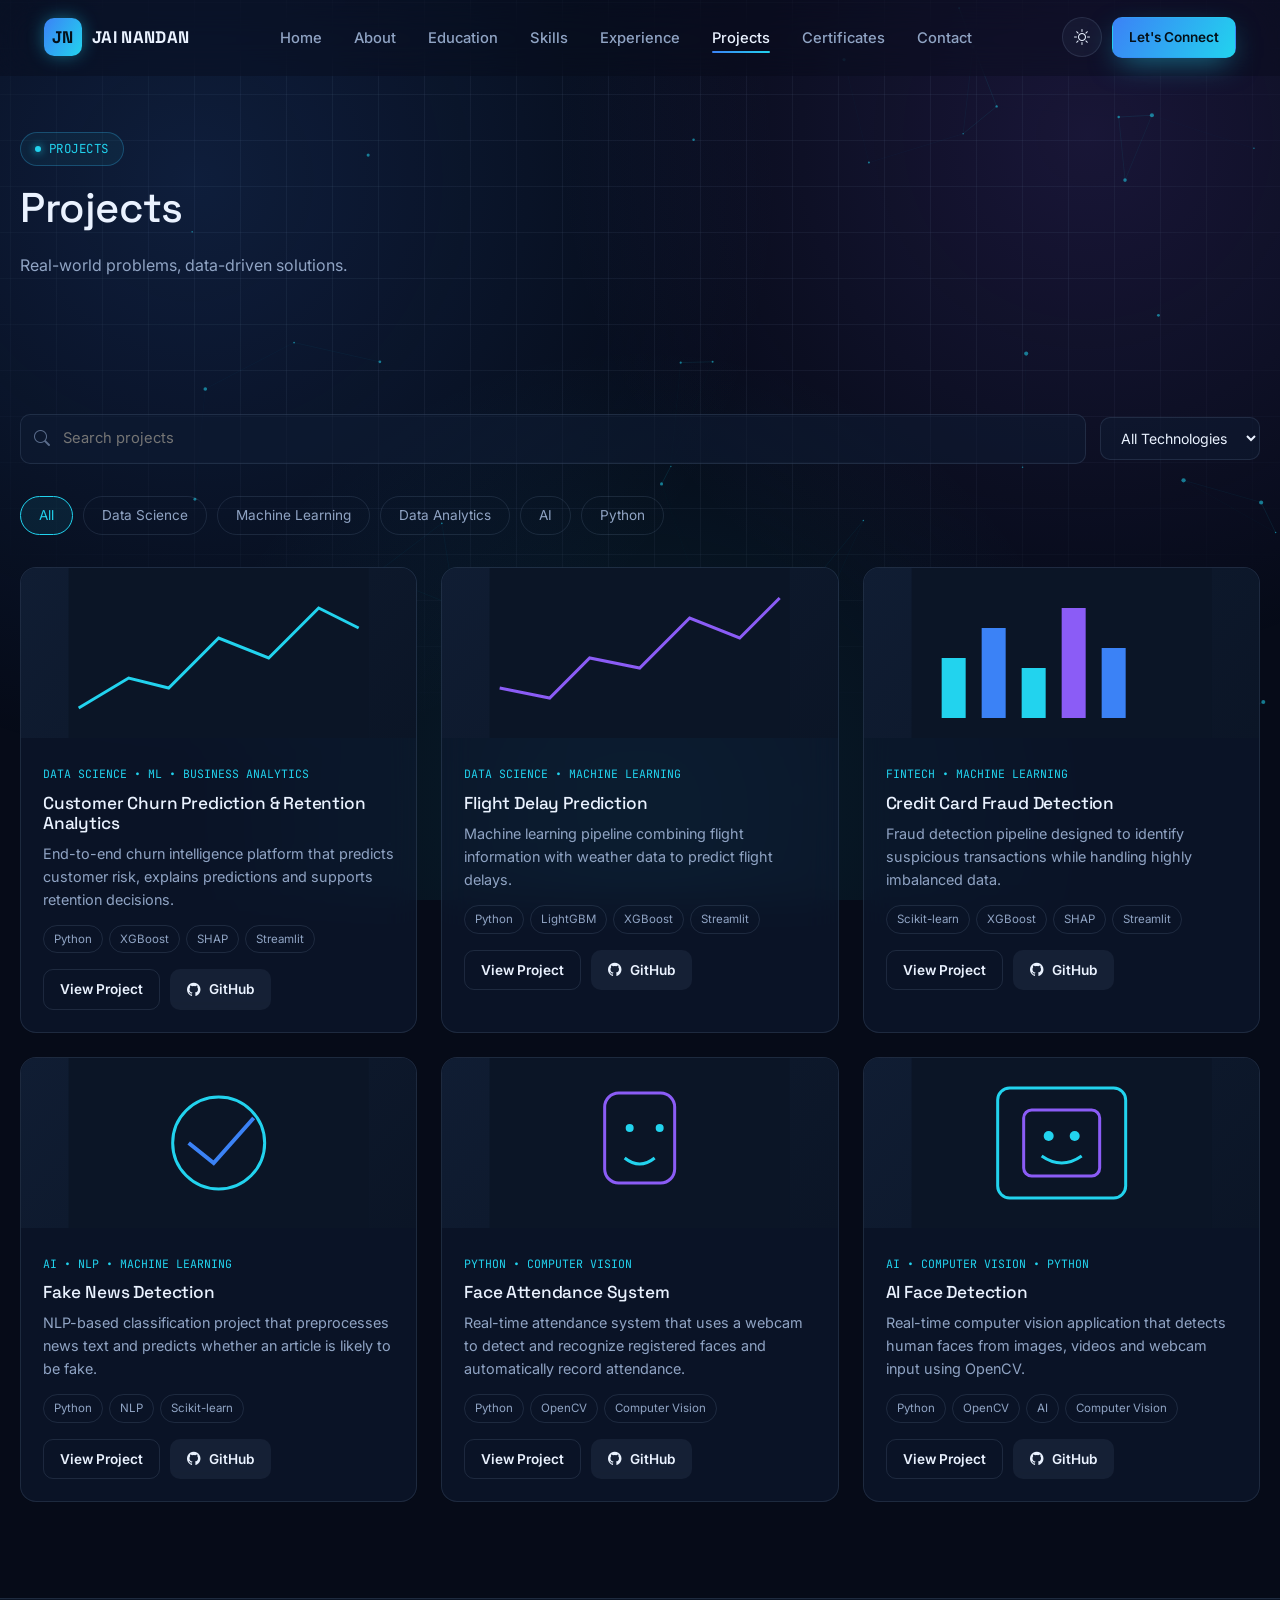
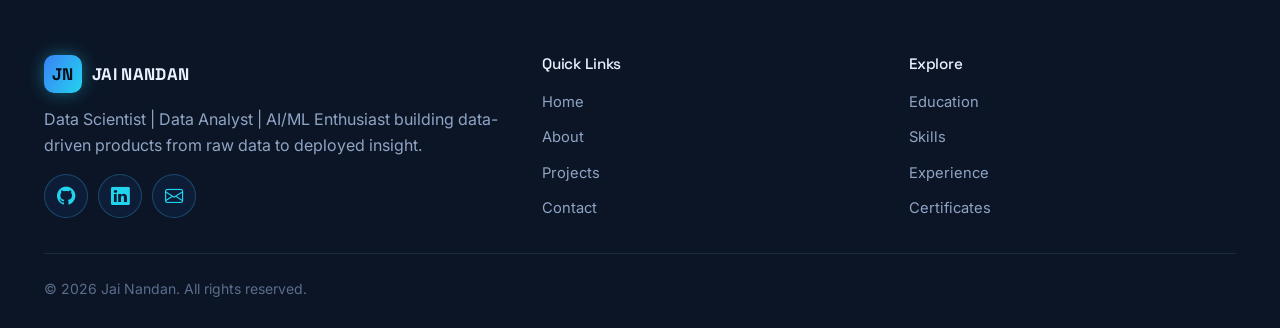
<file: projects.html>
<!DOCTYPE html>
<html lang="en">
<head>
<meta charset="UTF-8">
<meta name="viewport" content="width=device-width, initial-scale=1.0">
<title>Projects | Jai Nandan</title>
<meta name="description" content="Real-world data science, machine learning, AI and analytics projects by Jai Nandan.">
<meta property="og:title" content="Projects | Jai Nandan">
<meta property="og:description" content="Real-world problems, data-driven solutions.">
<meta property="og:type" content="website">

<link rel="icon" href="data:image/svg+xml,%3Csvg xmlns='http://www.w3.org/2000/svg' viewBox='0 0 100 100'%3E%3Crect width='100' height='100' rx='20' fill='%2306b6d4'/%3E%3Ctext x='50' y='68' font-size='55' text-anchor='middle' fill='%23041019' font-family='Arial' font-weight='bold'%3EJ%3C/text%3E%3C/svg%3E">

<link rel="preconnect" href="https://fonts.googleapis.com">
<link href="https://fonts.googleapis.com/css2?family=Space+Grotesk:wght@500;600;700&family=Inter:wght@400;500;600;700&family=JetBrains+Mono:wght@400;500&display=swap" rel="stylesheet">

<link rel="stylesheet" href="https://cdn.jsdelivr.net/npm/bootstrap@5.3.3/dist/css/bootstrap.min.css">
<link rel="stylesheet" href="https://cdn.jsdelivr.net/npm/bootstrap-icons@1.11.3/font/bootstrap-icons.css">

<link rel="stylesheet" href="css/style.css">
<link rel="stylesheet" href="css/animations.css">
<link rel="stylesheet" href="css/responsive.css">
</head>

<body>

<div class="loader">
<div class="loader-ring"></div>
</div>

<div class="bg-fx">
<canvas id="particle-canvas"></canvas>
</div>

<header class="site-header">

<div class="container nav-wrap">

<a href="index.html" class="brand">
<span class="brand-mark">JN</span>
<span class="brand-text">JAI&nbsp;NANDAN</span>
</a>

<ul class="nav-links">

<li><a href="index.html">Home</a></li>
<li><a href="about.html">About</a></li>
<li><a href="education.html">Education</a></li>
<li><a href="skills.html">Skills</a></li>
<li><a href="experience.html">Experience</a></li>
<li><a href="projects.html" class="active">Projects</a></li>
<li><a href="certificates.html">Certificates</a></li>
<li><a href="contact.html">Contact</a></li>

</ul>

<div class="nav-actions">

<button class="theme-toggle" aria-label="Toggle theme">
<i class="bi bi-sun"></i>
</button>

<a href="contact.html" class="btn btn-primary btn-sm">
Let's Connect
</a>

<button class="nav-toggle" aria-label="Open menu" aria-expanded="false">
<i class="bi bi-list"></i>
</button>

</div>

</div>

</header>


<main>

<section class="page-hero container">

<span class="eyebrow" data-reveal>
<span class="dot"></span>
PROJECTS
</span>

<h1 data-reveal>
Projects
</h1>

<p data-reveal>
Real-world problems, data-driven solutions.
</p>

</section>


<section class="section container">

<div class="projects-toolbar" data-reveal>

<div class="search-box">

<i class="bi bi-search"></i>

<input
type="text"
placeholder="Search projects"
data-project-search
aria-label="Search projects"
>

</div>

<select
class="select-pill"
data-tech-select
aria-label="Filter by technology"
>

<option value="all">All Technologies</option>
<option value="python">Python</option>
<option value="xgboost">XGBoost</option>
<option value="scikit-learn">Scikit-learn</option>
<option value="streamlit">Streamlit</option>
<option value="opencv">OpenCV</option>
<option value="tensorflow">TensorFlow</option>

</select>

</div>


<div class="filter-row" data-reveal>

<button class="filter-chip active" data-category-chip="all">
All
</button>

<button class="filter-chip" data-category-chip="data-science">
Data Science
</button>

<button class="filter-chip" data-category-chip="machine-learning">
Machine Learning
</button>

<button class="filter-chip" data-category-chip="data-analytics">
Data Analytics
</button>

<button class="filter-chip" data-category-chip="ai">
AI
</button>

<button class="filter-chip" data-category-chip="python">
Python
</button>

</div>


<div class="project-grid" data-project-grid>


<!-- PROJECT 1 -->

<article
class="card project-card"
data-reveal
data-project
data-title="Customer Churn Prediction & Retention Analytics"
data-desc="Churn intelligence platform using XGBoost, SHAP and K-Means clustering."
data-category="data-science"
data-tech="python xgboost scikit-learn streamlit"
>

<div class="project-thumb">

<svg viewBox="0 0 300 170" xmlns="http://www.w3.org/2000/svg">

<rect width="300" height="170" fill="#0b1526"/>

<polyline
points="10,140 60,110 100,120 150,70 200,90 250,40 290,60"
fill="none"
stroke="#22d3ee"
stroke-width="3"
/>

</svg>

</div>

<div class="project-body">

<span class="project-tag">
DATA SCIENCE • ML • BUSINESS ANALYTICS
</span>

<h3>
Customer Churn Prediction &amp; Retention Analytics
</h3>

<p>
End-to-end churn intelligence platform that predicts customer risk,
explains predictions and supports retention decisions.
</p>

<div class="project-tech">

<span class="tech-tag">Python</span>
<span class="tech-tag">XGBoost</span>
<span class="tech-tag">SHAP</span>
<span class="tech-tag">Streamlit</span>

</div>

<div class="project-links">

<a
href="project-details.html#churn"
class="btn btn-outline btn-sm"
>
View Project
</a>

<a
href="https://github.com/jai-nandan/churun_prediction"
target="_blank"
rel="noopener"
class="btn btn-ghost btn-sm"
>
<i class="bi bi-github"></i>
GitHub
</a>

</div>

</div>

</article>


<!-- PROJECT 2 -->

<article
class="card project-card"
data-reveal
data-project
data-title="Flight Delay Prediction"
data-desc="Flight delay prediction using flight and weather data."
data-category="machine-learning"
data-tech="python scikit-learn streamlit"
>

<div class="project-thumb">

<svg viewBox="0 0 300 170" xmlns="http://www.w3.org/2000/svg">

<rect width="300" height="170" fill="#0b1526"/>

<polyline
points="10,120 60,130 100,90 150,100 200,50 250,70 290,30"
fill="none"
stroke="#8b5cf6"
stroke-width="3"
/>

</svg>

</div>

<div class="project-body">

<span class="project-tag">
DATA SCIENCE • MACHINE LEARNING
</span>

<h3>
Flight Delay Prediction
</h3>

<p>
Machine learning pipeline combining flight information with weather
data to predict flight delays.
</p>

<div class="project-tech">

<span class="tech-tag">Python</span>
<span class="tech-tag">LightGBM</span>
<span class="tech-tag">XGBoost</span>
<span class="tech-tag">Streamlit</span>

</div>

<div class="project-links">

<a
href="project-details.html#flight"
class="btn btn-outline btn-sm"
>
View Project
</a>

<a
href="https://github.com/jai-nandan/Flight_delay_project"
target="_blank"
rel="noopener"
class="btn btn-ghost btn-sm"
>
<i class="bi bi-github"></i>
GitHub
</a>

</div>

</div>

</article>


<!-- PROJECT 3 -->

<article
class="card project-card"
data-reveal
data-project
data-title="Credit Card Fraud Detection"
data-desc="Fraud detection using machine learning, imbalance handling and model explainability."
data-category="machine-learning"
data-tech="python scikit-learn xgboost streamlit"
>

<div class="project-thumb">

<svg viewBox="0 0 300 170" xmlns="http://www.w3.org/2000/svg">

<rect width="300" height="170" fill="#0b1526"/>

<rect x="30" y="90" width="24" height="60" fill="#22d3ee"/>
<rect x="70" y="60" width="24" height="90" fill="#3b82f6"/>
<rect x="110" y="100" width="24" height="50" fill="#22d3ee"/>
<rect x="150" y="40" width="24" height="110" fill="#8b5cf6"/>
<rect x="190" y="80" width="24" height="70" fill="#3b82f6"/>

</svg>

</div>

<div class="project-body">

<span class="project-tag">
FINTECH • MACHINE LEARNING
</span>

<h3>
Credit Card Fraud Detection
</h3>

<p>
Fraud detection pipeline designed to identify suspicious transactions
while handling highly imbalanced data.
</p>

<div class="project-tech">

<span class="tech-tag">Scikit-learn</span>
<span class="tech-tag">XGBoost</span>
<span class="tech-tag">SHAP</span>
<span class="tech-tag">Streamlit</span>

</div>

<div class="project-links">

<a
href="project-details.html#fraud"
class="btn btn-outline btn-sm"
>
View Project
</a>

<a
href="https://github.com/jai-nandan/Credit_Card_faurd_Detection"
target="_blank"
rel="noopener"
class="btn btn-ghost btn-sm"
>
<i class="bi bi-github"></i>
GitHub
</a>

</div>

</div>

</article>


<!-- PROJECT 4 -->

<article
class="card project-card"
data-reveal
data-project
data-title="Fake News Detection"
data-desc="NLP classification system for identifying potentially fake news."
data-category="ai"
data-tech="python scikit-learn"
>

<div class="project-thumb">

<svg viewBox="0 0 300 170" xmlns="http://www.w3.org/2000/svg">

<rect width="300" height="170" fill="#0b1526"/>

<circle
cx="150"
cy="85"
r="46"
fill="none"
stroke="#22d3ee"
stroke-width="3"
/>

<path
d="M120,85 L145,105 L185,60"
fill="none"
stroke="#3b82f6"
stroke-width="4"
/>

</svg>

</div>

<div class="project-body">

<span class="project-tag">
AI • NLP • MACHINE LEARNING
</span>

<h3>
Fake News Detection
</h3>

<p>
NLP-based classification project that preprocesses news text and
predicts whether an article is likely to be fake.
</p>

<div class="project-tech">

<span class="tech-tag">Python</span>
<span class="tech-tag">NLP</span>
<span class="tech-tag">Scikit-learn</span>

</div>

<div class="project-links">

<a
href="project-details.html#fake-news"
class="btn btn-outline btn-sm"
>
View Project
</a>

<a
href="https://github.com/jai-nandan/fake_news_detection"
target="_blank"
rel="noopener"
class="btn btn-ghost btn-sm"
>
<i class="bi bi-github"></i>
GitHub
</a>

</div>

</div>

</article>


<!-- PROJECT 5 -->

<article
class="card project-card"
data-reveal
data-project
data-title="Face Attendance System"
data-desc="Computer vision attendance system using webcam face detection and recognition."
data-category="python"
data-tech="python opencv"
>

<div class="project-thumb">

<svg viewBox="0 0 300 170" xmlns="http://www.w3.org/2000/svg">

<rect width="300" height="170" fill="#0b1526"/>

<rect
x="115"
y="35"
width="70"
height="90"
rx="14"
fill="none"
stroke="#8b5cf6"
stroke-width="3"
/>

<circle cx="140" cy="70" r="4" fill="#22d3ee"/>
<circle cx="170" cy="70" r="4" fill="#22d3ee"/>

<path
d="M135,100 Q150,112 165,100"
fill="none"
stroke="#22d3ee"
stroke-width="3"
/>

</svg>

</div>

<div class="project-body">

<span class="project-tag">
PYTHON • COMPUTER VISION
</span>

<h3>
Face Attendance System
</h3>

<p>
Real-time attendance system that uses a webcam to detect and recognize
registered faces and automatically record attendance.
</p>

<div class="project-tech">

<span class="tech-tag">Python</span>
<span class="tech-tag">OpenCV</span>
<span class="tech-tag">Computer Vision</span>

</div>

<div class="project-links">

<a
href="project-details.html#attendance"
class="btn btn-outline btn-sm"
>
View Project
</a>

<a
href="https://github.com/jai-nandan/attendance_system_software"
target="_blank"
rel="noopener"
class="btn btn-ghost btn-sm"
>
<i class="bi bi-github"></i>
GitHub
</a>

</div>

</div>

</article>


<!-- PROJECT 6 - AI FACE DETECTION -->

<article
class="card project-card"
data-reveal
data-project
data-title="AI Face Detection"
data-desc="Real-time AI face detection using OpenCV and computer vision."
data-category="ai"
data-tech="python opencv"
>

<div class="project-thumb">

<svg viewBox="0 0 300 170" xmlns="http://www.w3.org/2000/svg">

<rect width="300" height="170" fill="#0b1526"/>

<rect
x="86"
y="30"
width="128"
height="110"
rx="12"
fill="none"
stroke="#22d3ee"
stroke-width="3"
/>

<rect
x="112"
y="52"
width="76"
height="66"
rx="8"
fill="none"
stroke="#8b5cf6"
stroke-width="3"
/>

<circle cx="137" cy="78" r="5" fill="#22d3ee"/>
<circle cx="163" cy="78" r="5" fill="#22d3ee"/>

<path
d="M130,98 Q150,112 170,98"
fill="none"
stroke="#22d3ee"
stroke-width="3"
/>

</svg>

</div>

<div class="project-body">

<span class="project-tag">
AI • COMPUTER VISION • PYTHON
</span>

<h3>
AI Face Detection
</h3>

<p>
Real-time computer vision application that detects human faces from
images, videos and webcam input using OpenCV.
</p>

<div class="project-tech">

<span class="tech-tag">Python</span>
<span class="tech-tag">OpenCV</span>
<span class="tech-tag">AI</span>
<span class="tech-tag">Computer Vision</span>

</div>

<div class="project-links">

<a
href="project-details.html#face-detection"
class="btn btn-outline btn-sm"
>
View Project
</a>

<a
href="https://github.com/jai-nandan/face_detection"
target="_blank"
rel="noopener"
class="btn btn-ghost btn-sm"
>
<i class="bi bi-github"></i>
GitHub
</a>

</div>

</div>

</article>

</div>


<div class="no-results">

<i class="bi bi-search" style="font-size:2rem;"></i>

<p>
No projects match your search or filters.
</p>

</div>

</section>

</main>


<footer class="site-footer">

<div class="container">

<div class="footer-grid">

<div>

<div class="brand" style="margin-bottom:14px;">
<span class="brand-mark">JN</span>
<span class="brand-text">JAI&nbsp;NANDAN</span>
</div>

<p>
Data Scientist | Data Analyst | AI/ML Enthusiast building
data-driven products from raw data to deployed insight.
</p>

<div class="footer-social">

<a
href="https://github.com/jai-nandan"
target="_blank"
rel="noopener"
class="icon-chip round"
aria-label="GitHub"
>
<i class="bi bi-github"></i>
</a>

<a
href="https://www.linkedin.com/in/jai-nandan-99054a301/"
target="_blank"
rel="noopener"
class="icon-chip round"
aria-label="LinkedIn"
>
<i class="bi bi-linkedin"></i>
</a>

<a
href="mailto:jainandan2409@gmail.com"
class="icon-chip round"
aria-label="Email"
>
<i class="bi bi-envelope"></i>
</a>

</div>

</div>


<div>

<h4>Quick Links</h4>

<ul class="footer-links">

<li><a href="index.html">Home</a></li>
<li><a href="about.html">About</a></li>
<li><a href="projects.html">Projects</a></li>
<li><a href="contact.html">Contact</a></li>

</ul>

</div>


<div>

<h4>Explore</h4>

<ul class="footer-links">

<li><a href="education.html">Education</a></li>
<li><a href="skills.html">Skills</a></li>
<li><a href="experience.html">Experience</a></li>
<li><a href="certificates.html">Certificates</a></li>

</ul>

</div>

</div>


<div class="footer-bottom">

<small>
&copy;
<span class="current-year"></span>
Jai Nandan. All rights reserved.
</small>


</div>

</div>

</footer>


<button
class="back-to-top"
aria-label="Back to top"
>
<i class="bi bi-arrow-up"></i>
</button>


<script src="js/main.js"></script>
<script src="js/animations.js"></script>
<script src="js/projects.js"></script>

</body>
</html>
</file>
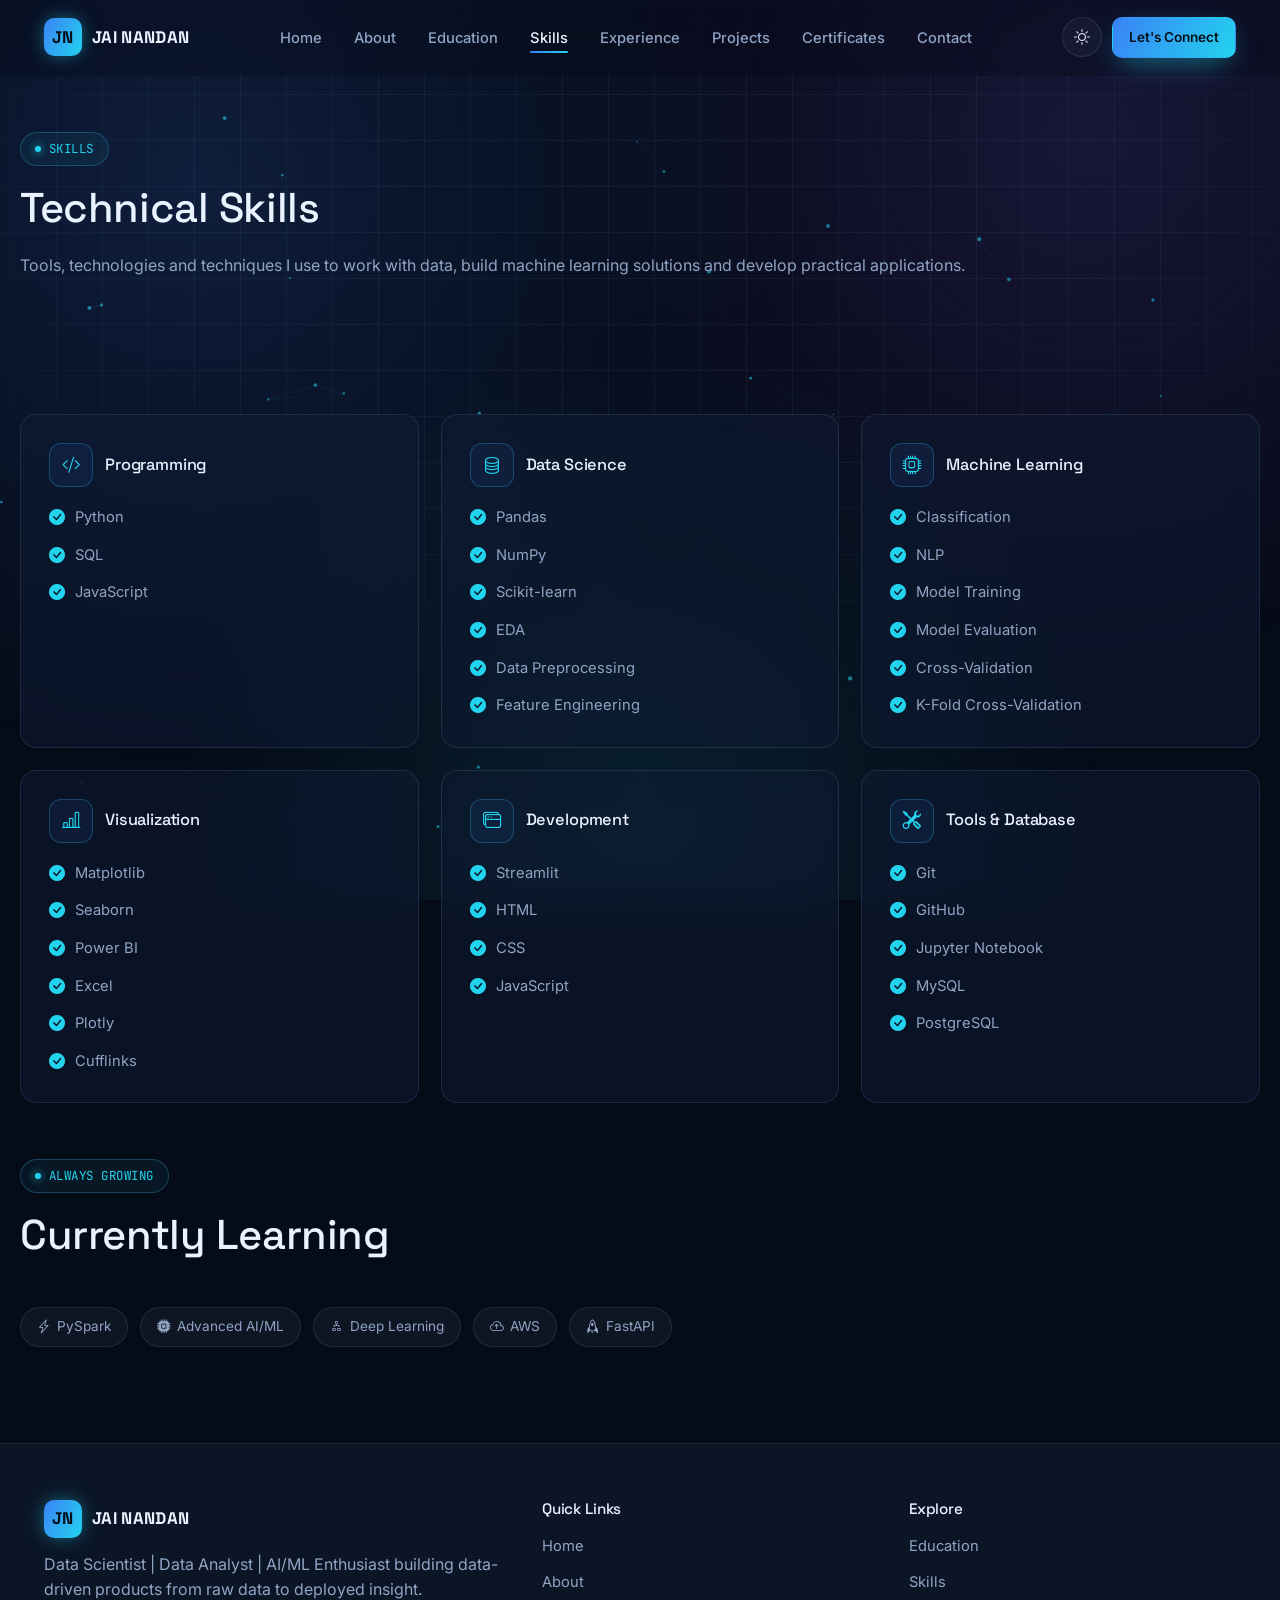
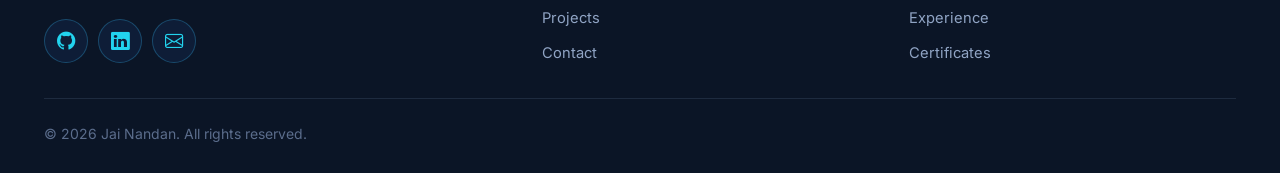
<file: skills.html>
<!DOCTYPE html>
<html lang="en">
<head>
<meta charset="UTF-8">
<meta name="viewport" content="width=device-width, initial-scale=1.0">

<title>Skills | Jai Nandan</title>

<meta name="description" content="Technical skills of Jai Nandan — programming, data science, machine learning, visualization, development, tools and databases.">
<meta property="og:title" content="Skills | Jai Nandan">
<meta property="og:description" content="Tools and technologies Jai Nandan works with.">
<meta property="og:type" content="website">

<link rel="icon" href="data:image/svg+xml,%3Csvg xmlns='http://www.w3.org/2000/svg' viewBox='0 0 100 100'%3E%3Crect width='100' height='100' rx='20' fill='%2306b6d4'/%3E%3Ctext x='50' y='68' font-size='55' text-anchor='middle' fill='%23041019' font-family='Arial' font-weight='bold'%3EJ%3C/text%3E%3C/svg%3E">

<link rel="preconnect" href="https://fonts.googleapis.com">
<link href="https://fonts.googleapis.com/css2?family=Space+Grotesk:wght@500;600;700&family=Inter:wght@400;500;600;700&family=JetBrains+Mono:wght@400;500&display=swap" rel="stylesheet">

<link rel="stylesheet" href="https://cdn.jsdelivr.net/npm/bootstrap@5.3.3/dist/css/bootstrap.min.css">
<link rel="stylesheet" href="https://cdn.jsdelivr.net/npm/bootstrap-icons@1.11.3/font/bootstrap-icons.css">

<link rel="stylesheet" href="css/style.css">
<link rel="stylesheet" href="css/animations.css">
<link rel="stylesheet" href="css/responsive.css">
</head>

<body>

<div class="loader"><div class="loader-ring"></div></div>
<div class="bg-fx"><canvas id="particle-canvas"></canvas></div>

<header class="site-header">
  <div class="container nav-wrap">

    <a href="index.html" class="brand">
      <span class="brand-mark">JN</span>
      <span class="brand-text">JAI&nbsp;NANDAN</span>
    </a>

    <ul class="nav-links">
      <li><a href="index.html">Home</a></li>
      <li><a href="about.html">About</a></li>
      <li><a href="education.html">Education</a></li>
      <li><a href="skills.html" class="active">Skills</a></li>
      <li><a href="experience.html">Experience</a></li>
      <li><a href="projects.html">Projects</a></li>
      <li><a href="certificates.html">Certificates</a></li>
      <li><a href="contact.html">Contact</a></li>
    </ul>

    <div class="nav-actions">
      <button class="theme-toggle" aria-label="Toggle theme">
        <i class="bi bi-sun"></i>
      </button>

      <a href="contact.html" class="btn btn-primary btn-sm">
        Let's Connect
      </a>

      <button class="nav-toggle" aria-label="Open menu" aria-expanded="false">
        <i class="bi bi-list"></i>
      </button>
    </div>

  </div>
</header>

<main>

  <section class="page-hero container">

    <span class="eyebrow" data-reveal>
      <span class="dot"></span>SKILLS
    </span>

    <h1 data-reveal>
      Technical <span class="accent">Skills</span>
    </h1>

    <p data-reveal>
      Tools, technologies and techniques I use to work with data,
      build machine learning solutions and develop practical applications.
    </p>

  </section>


  <section class="section container">

    <div class="skills-grid">


      <!-- Programming -->

      <div class="card" data-reveal>

        <div class="skill-cat-head">
          <div class="icon-chip">
            <i class="bi bi-code-slash"></i>
          </div>
          <h3>Programming</h3>
        </div>

        <ul class="skill-list">

          <li>
            <i class="bi bi-check-circle-fill"></i>
            Python
          </li>

          <li>
            <i class="bi bi-check-circle-fill"></i>
            SQL
          </li>

          <li>
            <i class="bi bi-check-circle-fill"></i>
            JavaScript
          </li>

        </ul>

      </div>


      <!-- Data Science -->

      <div class="card" data-reveal style="--d:0.05s">

        <div class="skill-cat-head">
          <div class="icon-chip">
            <i class="bi bi-database"></i>
          </div>
          <h3>Data Science</h3>
        </div>

        <ul class="skill-list">

          <li>
            <i class="bi bi-check-circle-fill"></i>
            Pandas
          </li>

          <li>
            <i class="bi bi-check-circle-fill"></i>
            NumPy
          </li>

          <li>
            <i class="bi bi-check-circle-fill"></i>
            Scikit-learn
          </li>

          <li>
            <i class="bi bi-check-circle-fill"></i>
            EDA
          </li>

          <li>
            <i class="bi bi-check-circle-fill"></i>
            Data Preprocessing
          </li>

          <li>
            <i class="bi bi-check-circle-fill"></i>
            Feature Engineering
          </li>

        </ul>

      </div>


      <!-- Machine Learning -->

      <div class="card" data-reveal style="--d:0.1s">

        <div class="skill-cat-head">
          <div class="icon-chip">
            <i class="bi bi-cpu"></i>
          </div>
          <h3>Machine Learning</h3>
        </div>

        <ul class="skill-list">

          <li>
            <i class="bi bi-check-circle-fill"></i>
            Classification
          </li>

          <li>
            <i class="bi bi-check-circle-fill"></i>
            NLP
          </li>

          <li>
            <i class="bi bi-check-circle-fill"></i>
            Model Training
          </li>

          <li>
            <i class="bi bi-check-circle-fill"></i>
            Model Evaluation
          </li>

          <li>
            <i class="bi bi-check-circle-fill"></i>
            Cross-Validation
          </li>

          <li>
            <i class="bi bi-check-circle-fill"></i>
            K-Fold Cross-Validation
          </li>

        </ul>

      </div>


      <!-- Visualization -->

      <div class="card" data-reveal style="--d:0.15s">

        <div class="skill-cat-head">
          <div class="icon-chip">
            <i class="bi bi-bar-chart-line"></i>
          </div>
          <h3>Visualization</h3>
        </div>

        <ul class="skill-list">

          <li>
            <i class="bi bi-check-circle-fill"></i>
            Matplotlib
          </li>

          <li>
            <i class="bi bi-check-circle-fill"></i>
            Seaborn
          </li>

          <li>
            <i class="bi bi-check-circle-fill"></i>
            Power BI
          </li>

          <li>
            <i class="bi bi-check-circle-fill"></i>
            Excel
          </li>

          <li>
            <i class="bi bi-check-circle-fill"></i>
            Plotly
          </li>

          <li>
            <i class="bi bi-check-circle-fill"></i>
            Cufflinks
          </li>

        </ul>

      </div>


      <!-- Development -->

      <div class="card" data-reveal style="--d:0.2s">

        <div class="skill-cat-head">
          <div class="icon-chip">
            <i class="bi bi-window-stack"></i>
          </div>
          <h3>Development</h3>
        </div>

        <ul class="skill-list">

          <li>
            <i class="bi bi-check-circle-fill"></i>
            Streamlit
          </li>

          <li>
            <i class="bi bi-check-circle-fill"></i>
            HTML
          </li>

          <li>
            <i class="bi bi-check-circle-fill"></i>
            CSS
          </li>

          <li>
            <i class="bi bi-check-circle-fill"></i>
            JavaScript
          </li>

        </ul>

      </div>


      <!-- Tools & Database -->

      <div class="card" data-reveal style="--d:0.25s">

        <div class="skill-cat-head">
          <div class="icon-chip">
            <i class="bi bi-tools"></i>
          </div>
          <h3>Tools &amp; Database</h3>
        </div>

        <ul class="skill-list">

          <li>
            <i class="bi bi-check-circle-fill"></i>
            Git
          </li>

          <li>
            <i class="bi bi-check-circle-fill"></i>
            GitHub
          </li>

          <li>
            <i class="bi bi-check-circle-fill"></i>
            Jupyter Notebook
          </li>

          <li>
            <i class="bi bi-check-circle-fill"></i>
            MySQL
          </li>

          <li>
            <i class="bi bi-check-circle-fill"></i>
            PostgreSQL
          </li>

        </ul>

      </div>

    </div>


    <!-- Currently Learning -->

    <div class="section-head" style="margin-top:56px;" data-reveal>

      <span class="eyebrow">
        <span class="dot"></span>ALWAYS GROWING
      </span>

      <h2>Currently Learning</h2>

    </div>

    <div class="learning-strip" data-reveal>

      <span class="pill">
        <i class="bi bi-lightning-charge"></i>
        PySpark
      </span>

      <span class="pill">
        <i class="bi bi-cpu-fill"></i>
        Advanced AI/ML
      </span>

      <span class="pill">
        <i class="bi bi-diagram-2"></i>
        Deep Learning
      </span>

      <span class="pill">
        <i class="bi bi-cloud-arrow-up"></i>
        AWS
      </span>

      <span class="pill">
        <i class="bi bi-rocket"></i>
        FastAPI
      </span>

    </div>

  </section>

</main>


<footer class="site-footer">

  <div class="container">

    <div class="footer-grid">

      <div>

        <div class="brand" style="margin-bottom:14px;">
          <span class="brand-mark">JN</span>
          <span class="brand-text">JAI&nbsp;NANDAN</span>
        </div>

        <p>
          Data Scientist | Data Analyst | AI/ML Enthusiast building
          data-driven products from raw data to deployed insight.
        </p>

        <div class="footer-social">

          <a href="https://github.com/jai-nandan"
             target="_blank"
             rel="noopener"
             class="icon-chip round"
             aria-label="GitHub">
            <i class="bi bi-github"></i>
          </a>

          <a href="https://www.linkedin.com/in/jai-nandan-99054a301/"
             target="_blank"
             rel="noopener"
             class="icon-chip round"
             aria-label="LinkedIn">
            <i class="bi bi-linkedin"></i>
          </a>

          <a href="mailto:jainandan2409@gmail.com"
             class="icon-chip round"
             aria-label="Email">
            <i class="bi bi-envelope"></i>
          </a>

        </div>

      </div>


      <div>

        <h4>Quick Links</h4>

        <ul class="footer-links">

          <li>
            <a href="index.html">Home</a>
          </li>

          <li>
            <a href="about.html">About</a>
          </li>

          <li>
            <a href="projects.html">Projects</a>
          </li>

          <li>
            <a href="contact.html">Contact</a>
          </li>

        </ul>

      </div>


      <div>

        <h4>Explore</h4>

        <ul class="footer-links">

          <li>
            <a href="education.html">Education</a>
          </li>

          <li>
            <a href="skills.html">Skills</a>
          </li>

          <li>
            <a href="experience.html">Experience</a>
          </li>

          <li>
            <a href="certificates.html">Certificates</a>
          </li>

        </ul>

      </div>

    </div>


    <div class="footer-bottom">

      <small>
        &copy;
        <span class="current-year"></span>
        Jai Nandan. All rights reserved.
      </small>

      
    </div>

  </div>

</footer>


<button
  class="back-to-top"
  aria-label="Back to top"
>
  <i class="bi bi-arrow-up"></i>
</button>


<script src="js/main.js"></script>
<script src="js/animations.js"></script>

</body>
</html>
</file>
<file: css/style.css>
/* ==========================================================================
   Jai Nandan — Portfolio — Core Design System
   ========================================================================== */

:root {
  --bg-primary: #060b18;
  --bg-secondary: #0b1526;
  --bg-elevated: #101d33;
  --bg-glass: rgba(16, 29, 51, 0.55);

  --border-glow: rgba(56, 189, 248, 0.28);
  --border-soft: rgba(148, 178, 214, 0.14);

  --accent-blue: #3b82f6;
  --accent-cyan: #22d3ee;
  --accent-purple: #8b5cf6;

  --accent-gradient: linear-gradient(
    120deg,
    var(--accent-blue),
    var(--accent-cyan)
  );

  --text-primary: #eaf2ff;
  --text-secondary: #90a4c4;
  --text-muted: #5b6d8c;

  --shadow-soft: 0 20px 60px rgba(2, 8, 20, 0.55);

  --shadow-glow:
    0 0 0 1px var(--border-glow),
    0 0 40px -12px rgba(34, 211, 238, 0.35);

  --radius-sm: 10px;
  --radius-md: 16px;
  --radius-lg: 24px;

  --font-display: "Space Grotesk", "Segoe UI", sans-serif;
  --font-body: "Inter", "Segoe UI", sans-serif;
  --font-mono: "JetBrains Mono", "Consolas", monospace;

  --header-h: 76px;
  --container-w: 1240px;
  --ease: cubic-bezier(0.22, 1, 0.36, 1);
}

/* ==========================================================================
   Light Theme
   ========================================================================== */

[data-theme="light"] {
  --bg-primary: #f4f8fd;
  --bg-secondary: #e9f0fa;
  --bg-elevated: #ffffff;
  --bg-glass: rgba(255, 255, 255, 0.65);

  --border-glow: rgba(37, 99, 235, 0.25);
  --border-soft: rgba(30, 58, 97, 0.12);

  --text-primary: #0b1a30;
  --text-secondary: #3c4f6e;
  --text-muted: #7182a0;

  --shadow-soft: 0 20px 50px rgba(30, 58, 97, 0.12);

  --shadow-glow:
    0 0 0 1px var(--border-glow),
    0 0 40px -14px rgba(37, 99, 235, 0.3);
}

/* ==========================================================================
   Reset / Base
   ========================================================================== */

* {
  box-sizing: border-box;
}

html {
  scroll-behavior: smooth;
}

body {
  margin: 0;
  background: var(--bg-primary);
  color: var(--text-primary);
  font-family: var(--font-body);
  font-size: clamp(15px, 0.9vw + 12px, 16px);
  line-height: 1.6;
  overflow-x: hidden;

  transition:
    background 0.4s var(--ease),
    color 0.4s var(--ease);
}

h1,
h2,
h3,
h4 {
  font-family: var(--font-display);
  color: var(--text-primary);
  margin: 0 0 0.5em;
  line-height: 1.15;
  letter-spacing: -0.01em;
}

p {
  color: var(--text-secondary);
}

a {
  color: inherit;
  text-decoration: none;
}

img {
  max-width: 100%;
  display: block;
}

button,
input,
textarea,
select {
  font: inherit;
}

::selection {
  background: var(--accent-cyan);
  color: #001018;
}

/* ==========================================================================
   Scrollbar
   ========================================================================== */

::-webkit-scrollbar {
  width: 10px;
}

::-webkit-scrollbar-track {
  background: var(--bg-primary);
}

::-webkit-scrollbar-thumb {
  background: var(--bg-elevated);
  border-radius: 10px;
  border: 2px solid var(--bg-primary);
}

::-webkit-scrollbar-thumb:hover {
  background: var(--accent-blue);
}

/* ==========================================================================
   Layout
   ========================================================================== */

.container {
  width: 100%;
  max-width: var(--container-w);
  margin: 0 auto;
  padding: 0 24px;
}

main {
  padding-top: var(--header-h);
}

.section {
  padding: 96px 0;
  position: relative;
}

.section-tight {
  padding: 64px 0;
}

/* ==========================================================================
   Section Header
   ========================================================================== */

.eyebrow {
  display: inline-flex;
  align-items: center;
  gap: 8px;

  font-family: var(--font-mono);
  font-size: 0.78rem;
  color: var(--accent-cyan);
  letter-spacing: 0.04em;

  padding: 6px 14px;

  border: 1px solid var(--border-glow);
  border-radius: 999px;

  background: rgba(34, 211, 238, 0.06);

  margin-bottom: 18px;
}

.eyebrow .dot {
  width: 6px;
  height: 6px;
  border-radius: 50%;

  background: var(--accent-cyan);

  box-shadow: 0 0 8px var(--accent-cyan);
}

.section-head {
  max-width: 640px;
  margin-bottom: 48px;
}

.section-head h2 {
  font-size: clamp(1.8rem, 1.2rem + 2vw, 2.6rem);
}

.section-head p {
  font-size: 1.05rem;
}

/* ==========================================================================
   Buttons
   ========================================================================== */

.btn {
  display: inline-flex;
  align-items: center;
  justify-content: center;
  gap: 8px;

  padding: 13px 26px;

  border-radius: var(--radius-sm);

  font-weight: 600;
  font-size: 0.95rem;

  border: 1px solid transparent;

  cursor: pointer;

  transition:
    transform 0.25s var(--ease),
    box-shadow 0.25s var(--ease),
    background 0.25s var(--ease),
    border-color 0.25s var(--ease);

  white-space: nowrap;
}

.btn:active {
  transform: translateY(1px) scale(0.99);
}

.btn-primary {
  background: var(--accent-gradient);
  color: #041019;

  box-shadow:
    0 10px 30px -8px rgba(34, 211, 238, 0.55);
}

.btn-primary:hover {
  box-shadow:
    0 14px 36px -6px rgba(34, 211, 238, 0.75);

  transform: translateY(-2px);
}

.btn-outline {
  background: transparent;
  color: var(--text-primary);

  border-color: var(--border-soft);
}

.btn-outline:hover {
  border-color: var(--accent-cyan);
  color: var(--accent-cyan);

  transform: translateY(-2px);
}

.btn-ghost {
  background: rgba(148, 178, 214, 0.08);
  color: var(--text-primary);
}

.btn-ghost:hover {
  background: rgba(148, 178, 214, 0.16);
}

.btn-sm {
  padding: 9px 16px;
  font-size: 0.85rem;
}

.btn-block {
  width: 100%;
  justify-content: center;
}

/* ==========================================================================
   Icon Chip
   ========================================================================== */

.icon-chip {
  width: 44px;
  height: 44px;

  display: inline-flex;
  align-items: center;
  justify-content: center;

  border-radius: 12px;

  background: rgba(59, 130, 246, 0.08);

  border: 1px solid var(--border-glow);

  color: var(--accent-cyan);

  font-size: 1.15rem;

  transition:
    transform 0.3s var(--ease),
    box-shadow 0.3s var(--ease),
    color 0.3s var(--ease);
}

.icon-chip:hover {
  transform: translateY(-3px);

  box-shadow:
    0 0 20px rgba(34, 211, 238, 0.2);
}

.icon-chip.round {
  border-radius: 50%;
}

.icon-chip-lg {
  width: 60px;
  height: 60px;

  font-size: 1.5rem;

  border-radius: 16px;
}

/* ==========================================================================
   Glass Card
   ========================================================================== */

.card {
  background: var(--bg-glass);

  border: 1px solid var(--border-soft);

  border-radius: var(--radius-md);

  backdrop-filter: blur(16px);
  -webkit-backdrop-filter: blur(16px);

  padding: 28px;

  position: relative;

  transition:
    transform 0.35s var(--ease),
    border-color 0.35s var(--ease),
    box-shadow 0.35s var(--ease);
}

.card:hover {
  transform: translateY(-6px);

  border-color: var(--border-glow);

  box-shadow: var(--shadow-glow);
}

.card::before {
  content: "";

  position: absolute;
  inset: 0;

  border-radius: inherit;

  padding: 1px;

  background:
    linear-gradient(
      135deg,
      rgba(34, 211, 238, 0.35),
      transparent 40%
    );

  -webkit-mask:
    linear-gradient(#000 0 0) content-box,
    linear-gradient(#000 0 0);

  -webkit-mask-composite: xor;
  mask-composite: exclude;

  opacity: 0;

  transition:
    opacity 0.35s var(--ease);

  pointer-events: none;
}

.card:hover::before {
  opacity: 1;
}

/* ==========================================================================
   Pill
   ========================================================================== */

.pill {
  display: inline-flex;
  align-items: center;
  gap: 6px;

  padding: 8px 16px;

  border-radius: 999px;

  border: 1px solid var(--border-soft);

  background: rgba(148, 178, 214, 0.06);

  font-size: 0.85rem;

  color: var(--text-secondary);

  transition:
    border-color 0.3s,
    color 0.3s,
    transform 0.3s;
}

.pill:hover {
  border-color: var(--accent-cyan);

  color: var(--accent-cyan);

  transform: translateY(-2px);
}

/* ==========================================================================
   Navbar
   ========================================================================== */

.site-header {
  position: fixed;

  top: 0;
  left: 0;
  right: 0;

  height: var(--header-h);

  z-index: 1000;

  display: flex;
  align-items: center;

  background: rgba(6, 11, 24, 0.35);

  border-bottom: 1px solid transparent;

  backdrop-filter: blur(18px);
  -webkit-backdrop-filter: blur(18px);

  transition:
    background 0.35s var(--ease),
    border-color 0.35s var(--ease),
    box-shadow 0.35s var(--ease);
}

[data-theme="light"] .site-header {
  background: rgba(244, 248, 253, 0.55);
}

.site-header.scrolled {
  border-bottom-color: var(--border-glow);

  box-shadow:
    0 10px 30px -18px rgba(0, 0, 0, 0.6);
}

.nav-wrap {
  width: 100%;

  display: flex;
  align-items: center;
  justify-content: space-between;

  gap: 24px;
}

.brand {
  display: flex;
  align-items: center;
  gap: 10px;

  font-family: var(--font-display);

  font-weight: 700;

  font-size: 1.05rem;

  letter-spacing: 0.02em;
}

.brand-mark {
  width: 38px;
  height: 38px;

  border-radius: 10px;

  display: flex;
  align-items: center;
  justify-content: center;

  background: var(--accent-gradient);

  color: #04101a;

  font-weight: 800;

  box-shadow:
    0 0 20px -4px rgba(34, 211, 238, 0.7);
}

.nav-links {
  display: flex;
  align-items: center;

  gap: 4px;

  list-style: none;

  margin: 0;
  padding: 0;
}

.nav-links a {
  position: relative;

  padding: 10px 14px;

  font-size: 0.92rem;

  font-weight: 500;

  color: var(--text-secondary);

  border-radius: 8px;

  transition: color 0.25s;
}

.nav-links a:hover {
  color: var(--text-primary);
}

.nav-links a::after {
  content: "";

  position: absolute;

  left: 14px;
  right: 14px;
  bottom: 4px;

  height: 2px;

  background: var(--accent-gradient);

  border-radius: 2px;

  transform: scaleX(0);

  transform-origin: left;

  transition:
    transform 0.3s var(--ease);
}

.nav-links a:hover::after {
  transform: scaleX(1);
}

.nav-links a.active {
  color: var(--text-primary);
}

.nav-links a.active::after {
  transform: scaleX(1);
}

.nav-actions {
  display: flex;
  align-items: center;
  gap: 10px;
}

.theme-toggle {
  width: 40px;
  height: 40px;

  border-radius: 50%;

  border: 1px solid var(--border-soft);

  background: rgba(148, 178, 214, 0.06);

  color: var(--text-primary);

  display: flex;
  align-items: center;
  justify-content: center;

  cursor: pointer;

  transition:
    border-color 0.3s,
    transform 0.3s;
}

.theme-toggle:hover {
  border-color: var(--accent-cyan);

  transform: rotate(20deg);
}

.nav-toggle {
  display: none;

  width: 42px;
  height: 42px;

  border-radius: 10px;

  border: 1px solid var(--border-soft);

  background: transparent;

  color: var(--text-primary);

  align-items: center;
  justify-content: center;

  cursor: pointer;
}

/* ==========================================================================
   Footer
   ========================================================================== */

.site-footer {
  border-top: 1px solid var(--border-soft);

  padding: 56px 0 28px;

  position: relative;

  background: var(--bg-secondary);
}

.footer-grid {
  display: grid;

  grid-template-columns:
    1.4fr 1fr 1fr;

  gap: 40px;

  padding-bottom: 32px;

  border-bottom: 1px solid var(--border-soft);
}

.footer-grid h4 {
  font-size: 0.95rem;

  margin-bottom: 16px;

  color: var(--text-primary);
}

.footer-links {
  list-style: none;

  padding: 0;
  margin: 0;

  display: grid;

  gap: 10px;
}

.footer-links a {
  color: var(--text-secondary);

  font-size: 0.92rem;

  transition:
    color 0.25s,
    padding-left 0.25s;
}

.footer-links a:hover {
  color: var(--accent-cyan);

  padding-left: 4px;
}

.footer-social {
  display: flex;

  gap: 10px;

  margin-top: 16px;
}

.footer-bottom {
  display: flex;

  justify-content: space-between;

  align-items: center;

  padding-top: 24px;

  flex-wrap: wrap;

  gap: 12px;
}

.footer-bottom small {
  color: var(--text-muted);
}

/* ==========================================================================
   Back To Top
   ========================================================================== */

.back-to-top {
  position: fixed;

  right: 24px;
  bottom: 24px;

  z-index: 900;

  width: 48px;
  height: 48px;

  border-radius: 50%;

  background: var(--accent-gradient);

  color: #04101a;

  border: none;

  display: flex;
  align-items: center;
  justify-content: center;

  cursor: pointer;

  box-shadow:
    0 10px 30px -8px rgba(34, 211, 238, 0.6);

  opacity: 0;

  visibility: hidden;

  transform: translateY(16px);

  transition:
    opacity 0.3s var(--ease),
    transform 0.3s var(--ease),
    visibility 0.3s;
}

.back-to-top.visible {
  opacity: 1;

  visibility: visible;

  transform: translateY(0);
}

/* ==========================================================================
   Loader
   ========================================================================== */

.loader {
  position: fixed;

  inset: 0;

  z-index: 3000;

  background: var(--bg-primary);

  display: flex;

  align-items: center;

  justify-content: center;

  transition:
    opacity 0.5s var(--ease),
    visibility 0.5s var(--ease);
}

.loader.hidden {
  opacity: 0;

  visibility: hidden;
}

.loader-ring {
  width: 54px;
  height: 54px;

  border-radius: 50%;

  border: 3px solid var(--border-soft);

  border-top-color: var(--accent-cyan);

  animation: spin 0.9s linear infinite;
}

/* ==========================================================================
   Background FX
   ========================================================================== */

.bg-fx {
  position: fixed;

  inset: 0;

  z-index: -1;

  overflow: hidden;

  background:
    radial-gradient(
      circle at 15% 20%,
      rgba(59, 130, 246, 0.16),
      transparent 45%
    ),
    radial-gradient(
      circle at 85% 15%,
      rgba(139, 92, 246, 0.14),
      transparent 40%
    ),
    radial-gradient(
      circle at 50% 90%,
      rgba(34, 211, 238, 0.1),
      transparent 45%
    );
}

.bg-fx::before {
  content: "";

  position: absolute;

  inset: -10%;

  background-image:
    linear-gradient(
      var(--border-soft) 1px,
      transparent 1px
    ),
    linear-gradient(
      90deg,
      var(--border-soft) 1px,
      transparent 1px
    );

  background-size: 46px 46px;

  mask-image:
    radial-gradient(
      ellipse 70% 60% at 50% 30%,
      #000 40%,
      transparent 80%
    );

  opacity: 0.5;
}

#particle-canvas {
  position: absolute;

  inset: 0;

  width: 100%;
  height: 100%;
}

/* ==========================================================================
   Hero
   ========================================================================== */

.hero {
  padding: 64px 0 40px;

  position: relative;
}

.hero-grid {
  display: grid;

  grid-template-columns:
    1.1fr 0.9fr;

  gap: 48px;

  align-items: center;
}

.hero h1 {
  font-size:
    clamp(
      2.2rem,
      1.4rem + 3.4vw,
      3.6rem
    );
}

.hero .accent {
  background: var(--accent-gradient);

  -webkit-background-clip: text;

  background-clip: text;

  color: transparent;
}

.hero-sub {
  font-size: 1.15rem;

  color: var(--text-primary);

  font-weight: 500;

  margin-bottom: 14px;
}

.hero-desc {
  max-width: 480px;

  margin-bottom: 30px;
}

.hero-actions {
  display: flex;

  flex-wrap: wrap;

  gap: 14px;

  margin-bottom: 28px;
}

.hero-social {
  display: flex;

  gap: 12px;
}

.hero-visual {
  position: relative;

  height: 440px;
}

.stat-strip {
  display: grid;

  grid-template-columns:
    repeat(4, 1fr);

  gap: 16px;

  margin-top: 24px;
}

.stat-card {
  text-align: center;
}

.stat-num {
  font-family: var(--font-display);

  font-size: 1.6rem;

  font-weight: 700;

  color: var(--accent-cyan);
}

.stat-label {
  font-size: 0.78rem;

  color: var(--text-muted);

  margin-top: 4px;
}

.tech-grid {
  display: grid;

  grid-template-columns:
    repeat(4, 1fr);

  gap: 18px;
}

.tech-card {
  text-align: center;

  padding: 26px 16px;
}

.tech-card .icon-chip {
  margin: 0 auto 14px;
}

.tech-card h4 {
  font-size: 0.95rem;

  margin: 0 0 4px;
}

.tech-card span {
  font-size: 0.78rem;

  color: var(--text-muted);
}

.project-grid {
  display: grid;

  grid-template-columns:
    repeat(3, 1fr);

  gap: 24px;
}

.project-card {
  padding: 0;

  overflow: hidden;
}

.project-thumb {
  height: 170px;

  position: relative;

  overflow: hidden;

  background:
    linear-gradient(
      135deg,
      var(--bg-elevated),
      var(--bg-secondary)
    );
}

.project-thumb svg {
  width: 100%;

  height: 100%;

  transition:
    transform 0.5s var(--ease);
}

.project-card:hover .project-thumb svg {
  transform: scale(1.08);
}

.project-body {
  padding: 22px;
}

.project-tag {
  font-family: var(--font-mono);

  font-size: 0.72rem;

  color: var(--accent-cyan);
}

.project-body h3 {
  font-size: 1.08rem;

  margin: 8px 0;
}

.project-body p {
  font-size: 0.9rem;

  margin-bottom: 14px;
}

.project-tech {
  display: flex;

  flex-wrap: wrap;

  gap: 6px;

  margin-bottom: 16px;
}

.tech-tag {
  font-size: 0.72rem;

  padding: 4px 10px;

  border-radius: 999px;

  border: 1px solid var(--border-soft);

  color: var(--text-secondary);
}

.project-links {
  display: flex;

  gap: 10px;
}

.section-foot {
  text-align: center;

  margin-top: 40px;
}

/* ==========================================================================
   Interior Page Hero
   ========================================================================== */

.page-hero {
  padding: 56px 0 24px;

  text-align: left;
}

.page-hero h1 {
  font-size:
    clamp(
      1.8rem,
      1.3rem + 2vw,
      2.6rem
    );
}

/* ==========================================================================
   Timeline
   ========================================================================== */

.timeline {
  position: relative;

  padding-left: 0;
}

.timeline-track {
  display: grid;

  grid-template-columns:
    repeat(9, 1fr);

  gap: 10px;

  position: relative;
}

.timeline-track::before {
  content: "";

  position: absolute;

  top: 26px;

  left: 5%;
  right: 5%;

  height: 2px;

  background:
    linear-gradient(
      90deg,
      var(--accent-blue),
      var(--accent-cyan)
    );

  opacity: 0.4;
}

.timeline-step {
  text-align: center;

  position: relative;
}

.timeline-step .icon-chip {
  margin: 0 auto 12px;
}

.timeline-step .step-no {
  font-family: var(--font-mono);

  font-size: 0.7rem;

  color: var(--accent-cyan);

  display: block;

  margin-bottom: 6px;
}

.timeline-step h4 {
  font-size: 0.85rem;

  margin: 0;
}

.vtimeline {
  position: relative;

  padding-left: 40px;
}

.vtimeline::before {
  content: "";

  position: absolute;

  left: 10px;

  top: 6px;

  bottom: 6px;

  width: 2px;

  background:
    linear-gradient(
      180deg,
      var(--accent-cyan),
      transparent
    );
}

.vtimeline-item {
  position: relative;

  margin-bottom: 36px;
}

.vtimeline-item::before {
  content: "";

  position: absolute;

  left: -35px;

  top: 6px;

  width: 14px;
  height: 14px;

  border-radius: 50%;

  background: var(--bg-primary);

  border: 2px solid var(--accent-cyan);

  box-shadow:
    0 0 14px rgba(34, 211, 238, 0.6);
}

.vtimeline-item .date {
  font-family: var(--font-mono);

  font-size: 0.78rem;

  color: var(--accent-cyan);
}

.vtimeline-item h3 {
  font-size: 1.15rem;

  margin: 6px 0 4px;
}

.vtimeline-item .org {
  color: var(--text-secondary);

  font-weight: 600;

  margin-bottom: 10px;

  display: block;
}

.resp-grid {
  display: grid;

  grid-template-columns:
    1fr 1fr;

  gap: 6px 24px;

  margin-top: 12px;
}

.resp-grid li {
  font-size: 0.9rem;

  color: var(--text-secondary);

  list-style: none;

  padding-left: 18px;

  position: relative;
}

.resp-grid li::before {
  content: "▹";

  position: absolute;

  left: 0;

  color: var(--accent-cyan);
}

/* ==========================================================================
   Skills
   ========================================================================== */

.skills-grid {
  display: grid;

  grid-template-columns:
    repeat(3, 1fr);

  gap: 22px;
}

.skill-cat-head {
  display: flex;

  align-items: center;

  gap: 12px;

  margin-bottom: 18px;
}

.skill-cat-head h3 {
  font-size: 1.02rem;

  margin: 0;
}

.skill-list {
  list-style: none;

  margin: 0;

  padding: 0;

  display: grid;

  gap: 12px;
}

.skill-list li {
  display: flex;

  align-items: center;

  gap: 10px;

  font-size: 0.92rem;

  color: var(--text-secondary);
}

.skill-list i {
  color: var(--accent-cyan);

  font-size: 1rem;
}

.learning-strip {
  display: flex;

  flex-wrap: wrap;

  gap: 12px;

  margin-top: 12px;
}

/* ==========================================================================
   Education
   ========================================================================== */

.edu-card {
  display: grid;

  grid-template-columns:
    1fr auto;

  gap: 30px;

  align-items: center;
}

.edu-period {
  font-family: var(--font-mono);

  color: var(--accent-cyan);

  font-size: 0.85rem;
}

.subject-pills {
  display: flex;

  flex-wrap: wrap;

  gap: 10px;

  margin-top: 20px;
}

.quote-card {
  border-left:
    3px solid var(--accent-cyan);

  padding-left: 22px;

  font-style: italic;

  color: var(--text-secondary);

  margin-top: 32px;
}

/* ==========================================================================
   Certificates
   ========================================================================== */

.cert-filters {
  display: flex;

  flex-wrap: wrap;

  gap: 10px;

  margin-bottom: 32px;
}

.filter-chip {
  padding: 8px 18px;

  border-radius: 999px;

  border: 1px solid var(--border-soft);

  background: transparent;

  color: var(--text-secondary);

  font-size: 0.85rem;

  cursor: pointer;

  transition:
    all 0.25s var(--ease);
}

.filter-chip.active,
.filter-chip:hover {
  border-color: var(--accent-cyan);

  color: var(--accent-cyan);

  background:
    rgba(34, 211, 238, 0.08);
}

.cert-grid {
  display: grid;

  grid-template-columns:
    repeat(3, 1fr);

  gap: 22px;
}

.cert-card {
  padding: 0;

  overflow: hidden;
}

.cert-thumb {
  height: 150px;

  background:
    linear-gradient(
      135deg,
      var(--bg-elevated),
      var(--bg-secondary)
    );

  display: flex;

  align-items: center;

  justify-content: center;

  font-size: 2rem;

  color: var(--accent-cyan);

  cursor: pointer;
}

.cert-body {
  padding: 20px;
}

.cert-body h3 {
  font-size: 1rem;

  margin: 0 0 4px;
}

.cert-meta {
  display: flex;

  justify-content: space-between;

  font-size: 0.8rem;

  color: var(--text-muted);

  margin-bottom: 14px;
}

/* ==========================================================================
   Certificate Modal
   ========================================================================== */

.cert-modal {
  position: fixed;

  inset: 0;

  z-index: 2000;

  display: none;

  align-items: center;

  justify-content: center;

  padding: 24px;
}

.cert-modal.open {
  display: flex;
}

.cert-modal-backdrop {
  position: absolute;

  inset: 0;

  background:
    rgba(3, 7, 16, 0.8);

  backdrop-filter: blur(4px);
}

.cert-modal-box {
  position: relative;

  max-width: 640px;

  width: 100%;

  background: var(--bg-elevated);

  border: 1px solid var(--border-glow);

  border-radius: var(--radius-md);

  padding: 28px;

  box-shadow: var(--shadow-glow);
}

.cert-modal-close {
  position: absolute;

  top: 14px;

  right: 14px;

  width: 36px;

  height: 36px;

  border-radius: 50%;

  border: 1px solid var(--border-soft);

  background: transparent;

  color: var(--text-primary);

  cursor: pointer;
}

.cert-modal-visual {
  height: 220px;

  border-radius: var(--radius-sm);

  background:
    linear-gradient(
      135deg,
      var(--bg-secondary),
      var(--bg-primary)
    );

  display: flex;

  align-items: center;

  justify-content: center;

  font-size: 2.6rem;

  color: var(--accent-cyan);

  margin-bottom: 20px;
}

/* ==========================================================================
   Projects Page
   ========================================================================== */

.projects-toolbar {
  display: flex;

  flex-wrap: wrap;

  gap: 14px;

  align-items: center;

  margin-bottom: 32px;
}

.search-box {
  position: relative;

  flex: 1;

  min-width: 220px;
}

.search-box input {
  width: 100%;

  padding:
    12px 16px 12px 42px;

  border-radius: var(--radius-sm);

  border: 1px solid var(--border-soft);

  background: var(--bg-glass);

  color: var(--text-primary);

  font-size: 0.92rem;
}

.search-box input:focus {
  outline: none;

  border-color: var(--accent-cyan);
}

.search-box i {
  position: absolute;

  left: 14px;

  top: 50%;

  transform: translateY(-50%);

  color: var(--text-muted);
}

.select-pill {
  padding: 11px 16px;

  border-radius: var(--radius-sm);

  border: 1px solid var(--border-soft);

  background: var(--bg-glass);

  color: var(--text-primary);

  font-size: 0.88rem;
}

.filter-row {
  display: flex;

  flex-wrap: wrap;

  gap: 10px;

  margin-bottom: 32px;
}

.no-results {
  text-align: center;

  padding: 60px 0;

  color: var(--text-muted);

  display: none;
}

.no-results.show {
  display: block;
}

/* ==========================================================================
   Project Detail
   ========================================================================== */

.detail-hero {
  display: flex;

  flex-wrap: wrap;

  gap: 20px;

  align-items: flex-start;

  justify-content: space-between;
}

.detail-tabs {
  display: flex;

  gap: 6px;

  flex-wrap: wrap;

  border-bottom:
    1px solid var(--border-soft);

  margin: 32px 0;

  padding-bottom: 0;
}

.detail-tab {
  padding: 12px 18px;

  font-size: 0.88rem;

  color: var(--text-secondary);

  cursor: pointer;

  border-bottom:
    2px solid transparent;
}

.detail-tab.active {
  color: var(--accent-cyan);

  border-color: var(--accent-cyan);
}

.detail-panel {
  display: none;
}

.detail-panel.active {
  display: block;
}

.workflow-row {
  display: flex;

  flex-wrap: wrap;

  align-items: center;

  gap: 10px;

  margin: 24px 0;
}

.workflow-node {
  padding: 12px 18px;

  border-radius: var(--radius-sm);

  border: 1px solid var(--border-glow);

  background:
    rgba(34, 211, 238, 0.06);

  font-size: 0.85rem;
}

.workflow-arrow {
  color: var(--accent-cyan);

  font-size: 1.1rem;
}

.feature-list {
  list-style: none;

  margin: 0;

  padding: 0;

  display: grid;

  grid-template-columns:
    1fr 1fr;

  gap: 12px;
}

.feature-list li {
  font-size: 0.92rem;

  color: var(--text-secondary);

  display: flex;

  gap: 10px;

  align-items: flex-start;
}

.feature-list i {
  color: var(--accent-cyan);

  margin-top: 3px;
}

.detail-layout {
  display: grid;

  grid-template-columns:
    2fr 1fr;

  gap: 40px;
}

.tech-side .tech-tag {
  display: inline-block;

  margin:
    0 6px 8px 0;
}

/* ==========================================================================
   Contact
   ========================================================================== */

.contact-layout {
  display: grid;

  grid-template-columns:
    1.3fr 1fr;

  gap: 40px;
}

.form-group {
  margin-bottom: 20px;
}

.form-group label {
  display: block;

  font-size: 0.85rem;

  color: var(--text-secondary);

  margin-bottom: 8px;
}

.form-control {
  width: 100%;

  padding: 13px 16px;

  border-radius: var(--radius-sm);

  border: 1px solid var(--border-soft);

  background: var(--bg-glass);

  color: var(--text-primary);

  font-family: var(--font-body);

  font-size: 0.95rem;

  transition:
    border-color 0.25s;
}

.form-control:focus {
  outline: none;

  border-color: var(--accent-cyan);
}

textarea.form-control {
  resize: vertical;

  min-height: 130px;
}

.form-status {
  font-size: 0.88rem;

  margin-top: 12px;

  min-height: 20px;
}

.form-status.sending {
  color: var(--accent-cyan);
}

.form-status.success {
  color: #34d399;
}

.form-status.error {
  color: #f87171;
}

.contact-info-item {
  display: flex;

  gap: 16px;

  align-items: flex-start;

  margin-bottom: 22px;
}

.contact-info-item h4 {
  font-size: 0.95rem;

  margin: 0 0 4px;
}

.contact-info-item p,
.contact-info-item a {
  font-size: 0.9rem;

  margin: 0;

  color: var(--text-secondary);
}

.connect-note {
  margin-top: 28px;

  padding-top: 24px;

  border-top:
    1px solid var(--border-soft);

  font-size: 0.88rem;

  color: var(--text-muted);
}

.invalid-msg {
  color: #f87171;

  font-size: 0.78rem;

  margin-top: 6px;

  display: none;
}

.form-group.invalid .form-control {
  border-color: #f87171;
}

.form-group.invalid .invalid-msg {
  display: block;
}

/* ==========================================================================
   404
   ========================================================================== */

.error-page {
  min-height:
    calc(100vh - var(--header-h));

  display: flex;

  align-items: center;

  justify-content: center;

  text-align: center;

  padding: 60px 24px;
}

.error-code {
  font-family: var(--font-display);

  font-size:
    clamp(
      5rem,
      4rem + 6vw,
      9rem
    );

  font-weight: 800;

  background: var(--accent-gradient);

  -webkit-background-clip: text;

  background-clip: text;

  color: transparent;

  line-height: 1;
}

/* ==========================================================================
   About Page
   ========================================================================== */

.about-layout {
  display: grid;

  grid-template-columns:
    0.85fr 1.15fr;

  gap: 48px;

  align-items: flex-start;
}

.profile-card {
  padding: 12px;

  text-align: center;
}

/* Profile photo container */
.profile-photo {
  width: 100%;

  height: auto;

  min-height: 320px;

  border-radius: var(--radius-md);

  overflow: hidden;

  background:
    linear-gradient(
      160deg,
      var(--bg-elevated),
      var(--bg-secondary)
    );

  display: flex;

  align-items: center;

  justify-content: center;

  margin-bottom: 16px;
}

/* Your local 413x513 photo */
.profile-photo img {
  width: 100%;

  height: auto;

  display: block;

  object-fit: contain;

  object-position: center;

  transition:
    transform 0.5s var(--ease);
}

/* Small professional zoom effect */
.profile-card:hover .profile-photo img {
  transform: scale(1.02);
}

/* Fallback icon */
.profile-photo i {
  font-size: 4rem;

  color: var(--text-muted);
}

.badge-row {
  display: flex;

  flex-wrap: wrap;

  gap: 10px;

  margin: 24px 0 32px;
}

/* ==========================================================================
   Animations
   ========================================================================== */

@keyframes spin {
  to {
    transform: rotate(360deg);
  }
}

@keyframes pulseGlow {
  0%,
  100% {
    box-shadow:
      0 0 10px rgba(34, 211, 238, 0.25);
  }

  50% {
    box-shadow:
      0 0 24px rgba(34, 211, 238, 0.55);
  }
}

@keyframes float {
  0%,
  100% {
    transform: translateY(0);
  }

  50% {
    transform: translateY(-8px);
  }
}

/* ==========================================================================
   Responsive
   ========================================================================== */

@media (max-width: 1100px) {
  .nav-links a {
    padding: 10px 9px;

    font-size: 0.84rem;
  }

  .hero-grid {
    gap: 30px;
  }

  .skills-grid {
    grid-template-columns:
      repeat(2, 1fr);
  }

  .project-grid {
    grid-template-columns:
      repeat(2, 1fr);
  }

  .cert-grid {
    grid-template-columns:
      repeat(2, 1fr);
  }
}

@media (max-width: 900px) {
  .nav-links {
    position: absolute;

    top: calc(var(--header-h) - 1px);

    left: 16px;

    right: 16px;

    display: none;

    flex-direction: column;

    align-items: stretch;

    padding: 12px;

    background: var(--bg-elevated);

    border: 1px solid var(--border-soft);

    border-radius: var(--radius-md);

    box-shadow: var(--shadow-soft);
  }

  .nav-links.open {
    display: flex;
  }

  .nav-links a {
    width: 100%;
  }

  .nav-actions .btn {
    display: none;
  }

  .nav-toggle {
    display: flex;
  }

  .hero-grid {
    grid-template-columns: 1fr;
  }

  .hero-visual {
    height: 360px;
  }

  .about-layout {
    grid-template-columns: 1fr;
  }

  .contact-layout {
    grid-template-columns: 1fr;
  }

  .detail-layout {
    grid-template-columns: 1fr;
  }

  .footer-grid {
    grid-template-columns:
      1fr 1fr;
  }
}

@media (max-width: 700px) {
  :root {
    --header-h: 68px;
  }

  .container {
    padding: 0 18px;
  }

  .section {
    padding: 70px 0;
  }

  .hero {
    padding: 40px 0 30px;
  }

  .hero h1 {
    font-size: 2.2rem;
  }

  .hero-actions {
    flex-direction: column;

    align-items: stretch;
  }

  .hero-actions .btn {
    width: 100%;

    justify-content: center;
  }

  .stat-strip {
    grid-template-columns:
      repeat(2, 1fr);
  }

  .tech-grid {
    grid-template-columns:
      repeat(2, 1fr);
  }

  .project-grid {
    grid-template-columns: 1fr;
  }

  .skills-grid {
    grid-template-columns: 1fr;
  }

  .cert-grid {
    grid-template-columns: 1fr;
  }

  .edu-card {
    grid-template-columns: 1fr;
  }

  .timeline-track {
    grid-template-columns: 1fr;

    gap: 24px;
  }

  .timeline-track::before {
    top: 0;

    bottom: 0;

    left: 21px;

    right: auto;

    width: 2px;

    height: auto;
  }

  .timeline-step {
    display: grid;

    grid-template-columns:
      44px 1fr;

    grid-template-rows:
      auto auto;

    column-gap: 16px;

    text-align: left;

    align-items: center;
  }

  .timeline-step .icon-chip {
    grid-row: 1 / 3;

    margin: 0;
  }

  .timeline-step .step-no {
    margin: 0;
  }

  .resp-grid {
    grid-template-columns: 1fr;
  }

  .feature-list {
    grid-template-columns: 1fr;
  }

  .footer-grid {
    grid-template-columns: 1fr;

    gap: 28px;
  }

  .footer-bottom {
    flex-direction: column;

    align-items: flex-start;
  }

  /*
     Keep the original 413x513 portrait ratio on mobile.
     The image will NOT be cropped.
  */
  .profile-photo {
    min-height: 0;

    height: auto;
  }

  .profile-photo img {
    width: 100%;

    height: auto;

    object-fit: contain;
  }
}

@media (max-width: 480px) {
  .profile-photo {
    min-height: 0;

    height: auto;
  }

  .tech-grid {
    grid-template-columns: 1fr;
  }

  .stat-strip {
    grid-template-columns:
      1fr 1fr;

    gap: 10px;
  }

  .card {
    padding: 20px;
  }

  .profile-card {
    padding: 10px;
  }

  .back-to-top {
    right: 16px;

    bottom: 16px;
  }
}

/* ==========================================================================
   Reduced Motion
   ========================================================================== */

@media (prefers-reduced-motion: reduce) {
  html {
    scroll-behavior: auto;
  }

  *,
  *::before,
  *::after {
    animation-duration: 0.01ms !important;

    animation-iteration-count: 1 !important;

    transition-duration: 0.01ms !important;
  }
}
</file>
<file: css/animations.css>
/* ==========================================================================
   Animation system
   ========================================================================== */

@keyframes spin { to { transform: rotate(360deg); } }

@keyframes floatY {
  0%, 100% { transform: translateY(0); }
  50% { transform: translateY(-14px); }
}

@keyframes pulseGlow {
  0%, 100% { box-shadow: 0 0 0 0 rgba(34, 211, 238, 0.35); }
  50% { box-shadow: 0 0 0 8px rgba(34, 211, 238, 0); }
}

@keyframes dashFlow {
  to { stroke-dashoffset: -200; }
}

@keyframes drift {
  from { transform: translate3d(0,0,0); }
  to { transform: translate3d(-46px, -46px, 0); }
}
.bg-fx::before { animation: drift 26s linear infinite; }

/* -- Scroll reveal (paired with IntersectionObserver in JS) -- */
[data-reveal] {
  opacity: 0;
  transform: translateY(28px);
  transition: opacity 0.7s var(--ease), transform 0.7s var(--ease);
}
[data-reveal].in-view { opacity: 1; transform: translateY(0); }

[data-reveal="left"] { transform: translateX(-32px); }
[data-reveal="left"].in-view { transform: translateX(0); }

[data-reveal="right"] { transform: translateX(32px); }
[data-reveal="right"].in-view { transform: translateX(0); }

[data-reveal="scale"] { transform: scale(0.92); }
[data-reveal="scale"].in-view { transform: scale(1); }

/* stagger via inline --d custom property */
[data-reveal] { transition-delay: var(--d, 0s); }

/* -- Floating elements -- */
.float-el { animation: floatY 5s ease-in-out infinite; }
.float-el.delay-1 { animation-delay: 0.6s; }
.float-el.delay-2 { animation-delay: 1.2s; }

/* -- Node pulse (hero visual) -- */
.node-pulse { animation: pulseGlow 2.4s ease-in-out infinite; }

/* -- Progress / count-up bars (skills) -- */
.progress-track { height: 6px; border-radius: 4px; background: var(--border-soft); overflow: hidden; margin-top: 8px; }
.progress-fill { height: 100%; border-radius: 4px; background: var(--accent-gradient); width: 0%; transition: width 1.2s var(--ease); }

/* -- Entrance for hero on load -- */
.hero [data-reveal] { transition-duration: 0.9s; }

@media (prefers-reduced-motion: reduce) {
  *, *::before, *::after {
    animation-duration: 0.01ms !important;
    animation-iteration-count: 1 !important;
    transition-duration: 0.01ms !important;
    scroll-behavior: auto !important;
  }
  [data-reveal] { opacity: 1 !important; transform: none !important; }
}
</file>
<file: css/responsive.css>
/* ==========================================================================
   Responsive system
   Breakpoints: 1400 / 1200 / 992 / 768 / 480 / 360
   ========================================================================== */

@media (max-width: 1200px) {
  :root { --container-w: 96%; }
  .project-grid, .cert-grid { grid-template-columns: repeat(2, 1fr); }
  .tech-grid { grid-template-columns: repeat(2, 1fr); }
  .skills-grid { grid-template-columns: repeat(2, 1fr); }
}

@media (max-width: 992px) {
  .nav-links { display: none; }
  .nav-toggle { display: flex; }
  .hero-grid { grid-template-columns: 1fr; }
  .hero-visual { order: -1; height: 300px; }
  .about-layout { grid-template-columns: 1fr; }
  .detail-layout { grid-template-columns: 1fr; }
  .contact-layout { grid-template-columns: 1fr; }
  .footer-grid { grid-template-columns: 1fr 1fr; }
  .edu-card { grid-template-columns: 1fr; text-align: left; }
  .timeline-track { grid-template-columns: repeat(3, 1fr); row-gap: 32px; }
  .timeline-track::before { display: none; }

  /* Mobile drawer nav */
  .nav-links.mobile-open {
    display: flex; flex-direction: column; align-items: stretch;
    position: fixed; top: var(--header-h); left: 0; right: 0; bottom: 0;
    background: var(--bg-primary);
    padding: 20px; gap: 4px; overflow-y: auto;
    border-top: 1px solid var(--border-soft);
  }
  .nav-links.mobile-open a { padding: 16px; font-size: 1.05rem; border-bottom: 1px solid var(--border-soft); }
}

@media (max-width: 768px) {
  .section { padding: 64px 0; }
  .stat-strip { grid-template-columns: repeat(2, 1fr); gap: 20px; }
  .project-grid, .cert-grid, .tech-grid, .skills-grid { grid-template-columns: 1fr; }
  .feature-list { grid-template-columns: 1fr; }
  .resp-grid { grid-template-columns: 1fr; }
  .footer-grid { grid-template-columns: 1fr; gap: 28px; }
  .footer-bottom { flex-direction: column; align-items: flex-start; }
  .timeline-track { grid-template-columns: repeat(2, 1fr); }
  .hero-actions { flex-direction: column; align-items: stretch; }
  .hero-actions .btn { justify-content: center; }
}

@media (max-width: 480px) {
  .container { padding: 0 18px; }
  .hero h1 { font-size: 2rem; }
  .brand span.brand-text { display: none; }
  .timeline-track { grid-template-columns: repeat(1, 1fr); }
  .edu-card, .about-layout, .project-card, .cert-card { padding-left: 0; padding-right: 0; }
  .projects-toolbar { flex-direction: column; align-items: stretch; }
  .cert-filters { gap: 8px; }
  .back-to-top { right: 16px; bottom: 16px; width: 44px; height: 44px; }
}

@media (max-width: 360px) {
  .hero h1 { font-size: 1.75rem; }
  .eyebrow { font-size: 0.7rem; padding: 5px 10px; }
  .btn { padding: 11px 18px; font-size: 0.88rem; }
}

/* Guard against horizontal scroll */
html, body { max-width: 100%; overflow-x: hidden; }
</file>
